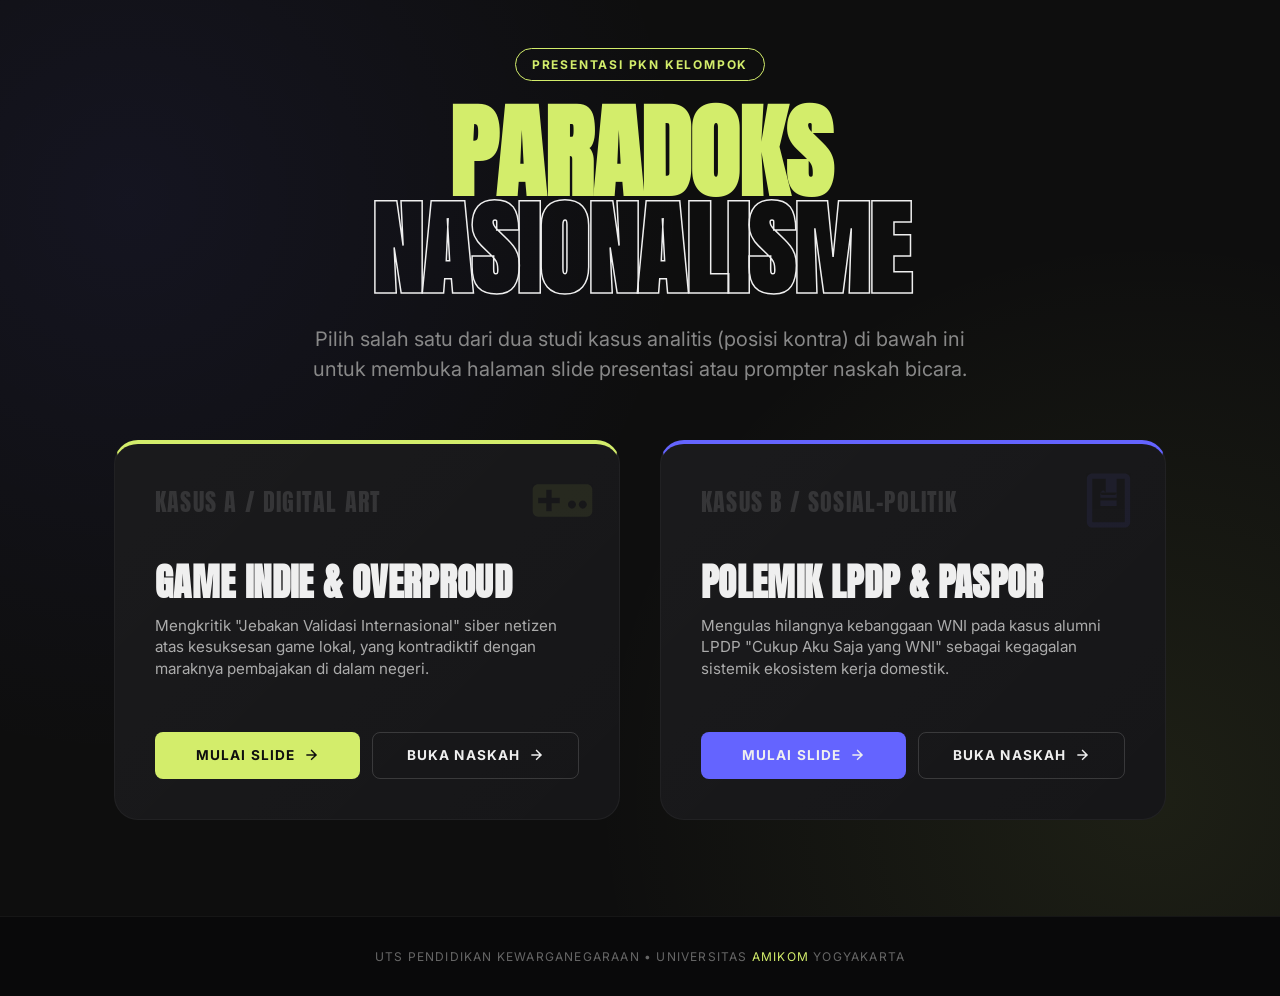
<file: index.html>
<!DOCTYPE html>
<html lang="id">
<head>
  <meta charset="UTF-8">
  <meta name="viewport" content="width=device-width, initial-scale=1.0">
  <title>Portal Presentasi PKN — Kelompok Kontra</title>
  
  <!-- Google Fonts: Inter and Anton -->
  <link rel="preconnect" href="https://fonts.googleapis.com">
  <link rel="preconnect" href="https://fonts.gstatic.com" crossorigin>
  <link href="https://fonts.googleapis.com/css2?family=Anton&family=Inter:wght@400;600;700;900&display=swap" rel="stylesheet">
  
  <style>
    :root {
      --color-lime: #d3ed6b;
      --color-indigo: #6464ff;
      --color-dark: #0e0e0e;
      --color-card-bg: #161618;
      --color-offwhite: #efefef;
      --color-pure-black: #000000;
      --color-pink: #db53e2;
      --color-coral: #f1584b;
      
      --font-body: 'Inter', sans-serif;
      --font-display: 'Anton', sans-serif;
    }

    * {
      box-sizing: border-box;
      margin: 0;
      padding: 0;
    }

    body {
      background-color: var(--color-dark);
      color: var(--color-offwhite);
      font-family: var(--font-body);
      min-height: 100vh;
      display: flex;
      flex-direction: column;
      justify-content: space-between;
      overflow-x: hidden;
      position: relative;
    }

    /* Grid Background Decorative */
    body::before {
      content: "";
      position: absolute;
      top: 0;
      left: 0;
      width: 100%;
      height: 100%;
      background-image: 
        radial-gradient(circle at 10% 20%, rgba(100, 100, 255, 0.08) 0%, transparent 40%),
        radial-gradient(circle at 90% 80%, rgba(211, 237, 107, 0.08) 0%, transparent 40%);
      pointer-events: none;
      z-index: 0;
    }

    .container {
      width: 100%;
      max-width: 1100px;
      margin: 0 auto;
      padding: 3rem 1.5rem;
      position: relative;
      z-index: 1;
      flex: 1;
      display: flex;
      flex-direction: column;
      justify-content: center;
    }

    header {
      text-align: center;
      margin-bottom: 3.5rem;
    }

    .badge {
      display: inline-block;
      border: 1px solid var(--color-lime);
      color: var(--color-lime);
      font-weight: 700;
      font-size: 0.75rem;
      text-transform: uppercase;
      letter-spacing: 0.15em;
      padding: 0.5rem 1rem;
      border-radius: 50px;
      margin-bottom: 1.5rem;
    }

    h1 {
      font-family: var(--font-display);
      font-size: clamp(3rem, 8vw, 6.5rem);
      line-height: 0.95;
      text-transform: uppercase;
      letter-spacing: -0.01em;
      margin-bottom: 1.5rem;
    }

    h1 span.outline {
      color: transparent;
      -webkit-text-stroke: 1.5px var(--color-offwhite);
    }

    h1 span.lime-highlight {
      color: var(--color-lime);
    }

    .subtitle {
      font-size: clamp(1rem, 2vw, 1.25rem);
      color: #888;
      max-width: 700px;
      margin: 0 auto;
      line-height: 1.5;
    }

    .grid-portal {
      display: grid;
      grid-template-columns: 1fr;
      gap: 2.5rem;
      margin-bottom: 3rem;
    }

    @media (min-width: 850px) {
      .grid-portal {
        grid-template-columns: 1fr 1fr;
      }
    }

    .card {
      background: var(--color-card-bg);
      border: 1px solid rgba(255, 255, 255, 0.05);
      border-radius: 24px;
      padding: 2.5rem;
      transition: all 0.4s cubic-bezier(0.16, 1, 0.3, 1);
      display: flex;
      flex-direction: column;
      justify-content: space-between;
      min-height: 380px;
      position: relative;
      overflow: hidden;
    }

    .card::before {
      content: "";
      position: absolute;
      top: 0;
      left: 0;
      width: 100%;
      height: 100%;
      background: linear-gradient(135deg, rgba(255,255,255,0.02) 0%, transparent 100%);
      pointer-events: none;
    }

    .card-num {
      font-family: var(--font-display);
      font-size: 1.5rem;
      color: rgba(255, 255, 255, 0.12);
      letter-spacing: 0.05em;
    }

    .card-title {
      font-family: var(--font-display);
      font-size: 2.3rem;
      text-transform: uppercase;
      line-height: 1.05;
      margin-top: 1.5rem;
      margin-bottom: 0.75rem;
      letter-spacing: 0.01em;
      transition: color 0.3s ease;
    }

    .card-desc {
      font-size: 0.95rem;
      color: #aaa;
      line-height: 1.4;
      margin-bottom: 2rem;
      flex-grow: 1;
    }

    /* Card buttons action layout */
    .card-buttons {
      display: flex;
      flex-direction: column;
      gap: 0.75rem;
      width: 100%;
      z-index: 2;
    }

    @media (min-width: 480px) {
      .card-buttons {
        flex-direction: row;
      }
    }

    .btn {
      flex: 1;
      text-align: center;
      text-decoration: none;
      font-size: 0.85rem;
      font-weight: 700;
      text-transform: uppercase;
      letter-spacing: 0.08em;
      padding: 0.9rem 1.2rem;
      border-radius: 8px;
      display: inline-flex;
      align-items: center;
      justify-content: center;
      gap: 0.5rem;
      transition: all 0.3s ease;
      cursor: pointer;
    }

    .btn svg {
      width: 16px;
      height: 16px;
      fill: currentColor;
      transition: transform 0.2s ease;
    }

    .btn:hover svg {
      transform: translateX(3px);
    }

    /* Kasus A Styles */
    .card-a {
      border-top: 4px solid var(--color-lime);
    }
    .card-a:hover {
      box-shadow: 0 12px 40px rgba(211, 237, 107, 0.05);
      border-color: var(--color-lime);
    }
    .btn-slide-a {
      background-color: var(--color-lime);
      color: var(--color-dark);
    }
    .btn-slide-a:hover {
      background-color: #c0d95b;
      box-shadow: 0 4px 15px rgba(211, 237, 107, 0.2);
    }
    .btn-prompter-a {
      border: 1px solid rgba(255, 255, 255, 0.15);
      color: var(--color-offwhite);
    }
    .btn-prompter-a:hover {
      background-color: rgba(255, 255, 255, 0.05);
      border-color: var(--color-lime);
      color: var(--color-lime);
    }

    /* Kasus B Styles */
    .card-b {
      border-top: 4px solid var(--color-indigo);
    }
    .card-b:hover {
      box-shadow: 0 12px 40px rgba(100, 100, 255, 0.08);
      border-color: var(--color-indigo);
    }
    .btn-slide-b {
      background-color: var(--color-indigo);
      color: var(--color-offwhite);
    }
    .btn-slide-b:hover {
      background-color: #5252db;
      box-shadow: 0 4px 15px rgba(100, 100, 255, 0.3);
    }
    .btn-prompter-b {
      border: 1px solid rgba(255, 255, 255, 0.15);
      color: var(--color-offwhite);
    }
    .btn-prompter-b:hover {
      background-color: rgba(255, 255, 255, 0.05);
      border-color: var(--color-indigo);
      color: var(--color-indigo);
    }

    /* Floating stamp decorator */
    .floating-stamp {
      position: absolute;
      right: 1.5rem;
      top: 1.5rem;
      width: 65px;
      height: 65px;
      opacity: 0.08;
      pointer-events: none;
      transition: opacity 0.3s ease, transform 0.3s ease;
    }

    .card:hover .floating-stamp {
      opacity: 0.25;
      transform: scale(1.1) rotate(10deg);
    }

    footer {
      border-top: 1px solid rgba(255, 255, 255, 0.05);
      padding: 2rem 1.5rem;
      text-align: center;
      background: #09090a;
      font-size: 0.75rem;
      color: #666;
      text-transform: uppercase;
      letter-spacing: 0.1em;
      position: relative;
      z-index: 1;
    }

    footer span {
      color: var(--color-lime);
    }
  </style>
</head>
<body>

  <div class="container">
    <header>
      <div class="badge">Presentasi PKN Kelompok</div>
      <h1>
        <span class="lime-highlight">Paradoks</span><br>
        <span class="outline">Nasionalisme</span>
      </h1>
      <p class="subtitle">
        Pilih salah satu dari dua studi kasus analitis (posisi kontra) di bawah ini untuk membuka halaman slide presentasi atau prompter naskah bicara.
      </p>
    </header>

    <div class="grid-portal">
      <!-- KASUS A: Game Indie Mojiken -->
      <div class="card card-a">
        <!-- Game controller/Butterfly representation -->
        <svg class="floating-stamp" viewBox="0 0 24 24" fill="var(--color-lime)">
          <path d="M21 6H3c-1.1 0-2 .9-2 2v8c0 1.1.9 2 2 2h18c1.1 0 2-.9 2-2V8c0-1.1-.9-2-2-2zm-10 7H8v3H6v-3H3v-2h3V8h2v3h3v2zm4.5 2c-.83 0-1.5-.67-1.5-1.5s.67-1.5 1.5-1.5 1.5.67 1.5 1.5-.67 1.5-1.5 1.5zm4 0c-.83 0-1.5-.67-1.5-1.5s.67-1.5 1.5-1.5 1.5.67 1.5 1.5-.67 1.5-1.5 1.5z"/>
        </svg>
        <span class="card-num">KASUS A / DIGITAL ART</span>
        <div>
          <h2 class="card-title">Game Indie & Overproud</h2>
          <p class="card-desc">Mengkritik "Jebakan Validasi Internasional" siber netizen atas kesuksesan game lokal, yang kontradiktif dengan maraknya pembajakan di dalam negeri.</p>
        </div>
        <div class="card-buttons">
          <a href="presentation_a.html" class="btn btn-slide-a">
            <span>Mulai Slide</span>
            <svg viewBox="0 0 24 24"><path d="M5 13h11.86l-5.43 5.43 1.42 1.42L21.14 12l-8.29-8.29-1.42 1.42L16.86 11H5v2z"/></svg>
          </a>
          <a href="prompter_a.html" class="btn btn-prompter-a">
            <span>Buka Naskah</span>
            <svg viewBox="0 0 24 24"><path d="M5 13h11.86l-5.43 5.43 1.42 1.42L21.14 12l-8.29-8.29-1.42 1.42L16.86 11H5v2z"/></svg>
          </a>
        </div>
      </div>

      <!-- KASUS B: Beasiswa LPDP -->
      <div class="card card-b">
        <!-- Passport / Document representation -->
        <svg class="floating-stamp" viewBox="0 0 24 24" fill="var(--color-indigo)">
          <path d="M18 2H6c-1.1 0-2 .9-2 2v16c0 1.1.9 2 2 2h12c1.1 0 2-.9 2-2V4c0-1.1-.9-2-2-2zM9 4h2v5l-1-.75L9 9V4zm9 16H6V4h3v5c0 .55.45 1 1 1h4c.55 0 1-.45 1-1V4h3v16zm-3-6H9v-2h6v2zm0-3H9V9h6v2z"/>
        </svg>
        <span class="card-num">KASUS B / SOSIAL-POLITIK</span>
        <div>
          <h2 class="card-title">Polemik LPDP & Paspor</h2>
          <p class="card-desc">Mengulas hilangnya kebanggaan WNI pada kasus alumni LPDP "Cukup Aku Saja yang WNI" sebagai kegagalan sistemik ekosistem kerja domestik.</p>
        </div>
        <div class="card-buttons">
          <a href="presentation_b.html" class="btn btn-slide-b">
            <span>Mulai Slide</span>
            <svg viewBox="0 0 24 24"><path d="M5 13h11.86l-5.43 5.43 1.42 1.42L21.14 12l-8.29-8.29-1.42 1.42L16.86 11H5v2z"/></svg>
          </a>
          <a href="prompter_b.html" class="btn btn-prompter-b">
            <span>Buka Naskah</span>
            <svg viewBox="0 0 24 24"><path d="M5 13h11.86l-5.43 5.43 1.42 1.42L21.14 12l-8.29-8.29-1.42 1.42L16.86 11H5v2z"/></svg>
          </a>
        </div>
      </div>
    </div>
  </div>

  <footer>
    UTS PENDIDIKAN KEWARGANEGARAAN • UNIVERSITAS <span>AMIKOM</span> YOGYAKARTA
  </footer>

</body>
</html>
</file>
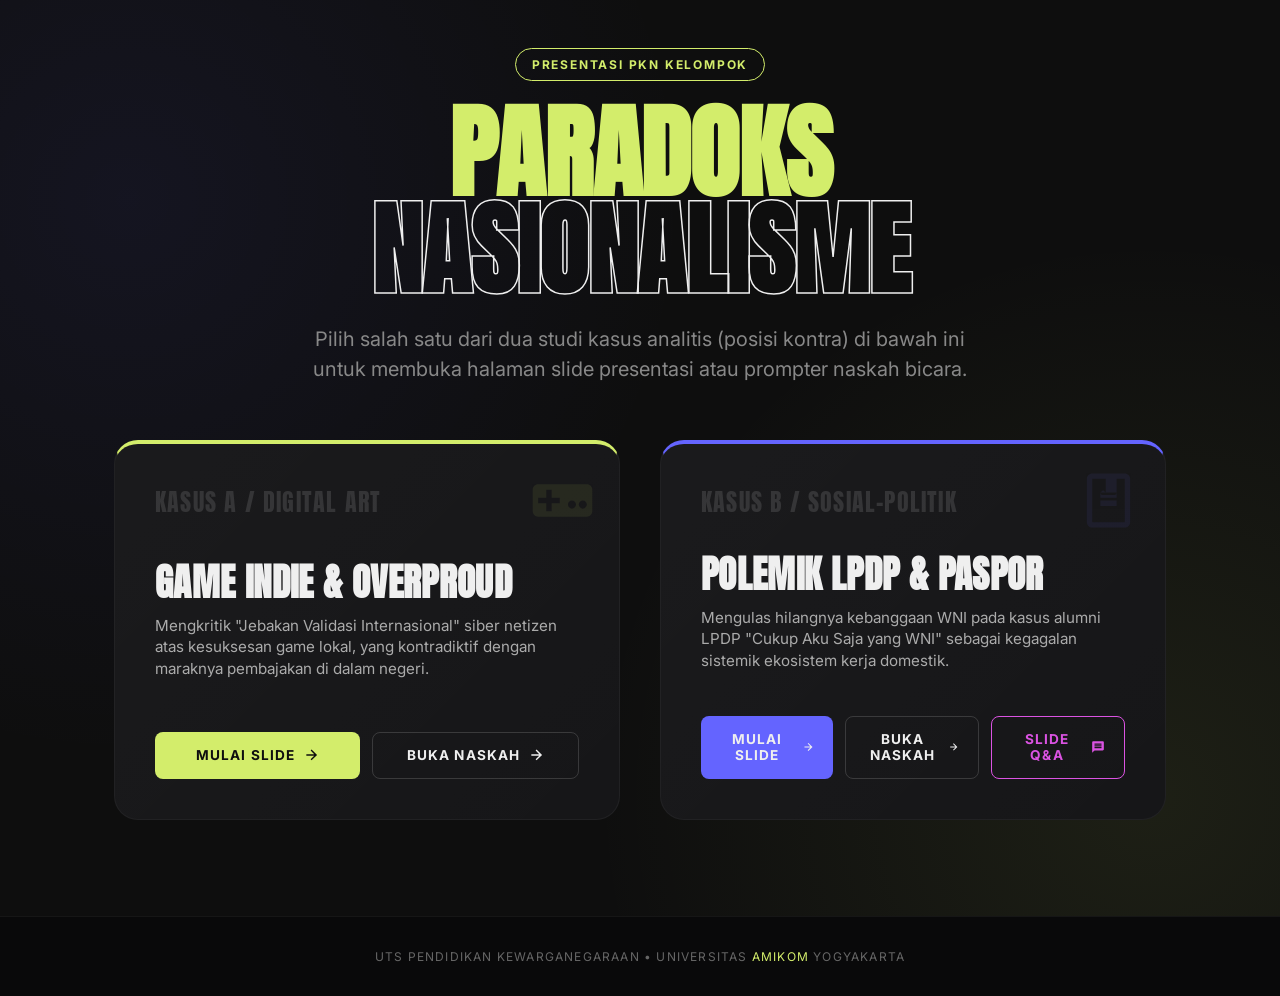
<file: presentasi/index.html>
<!DOCTYPE html>
<html lang="id">
<head>
  <meta charset="UTF-8">
  <meta name="viewport" content="width=device-width, initial-scale=1.0">
  <title>Portal Presentasi PKN — Kelompok Kontra</title>
  
  <!-- Google Fonts: Inter and Anton -->
  <link rel="preconnect" href="https://fonts.googleapis.com">
  <link rel="preconnect" href="https://fonts.gstatic.com" crossorigin>
  <link href="https://fonts.googleapis.com/css2?family=Anton&family=Inter:wght@400;600;700;900&display=swap" rel="stylesheet">
  
  <style>
    :root {
      --color-lime: #d3ed6b;
      --color-indigo: #6464ff;
      --color-dark: #0e0e0e;
      --color-card-bg: #161618;
      --color-offwhite: #efefef;
      --color-pure-black: #000000;
      --color-pink: #db53e2;
      --color-coral: #f1584b;
      
      --font-body: 'Inter', sans-serif;
      --font-display: 'Anton', sans-serif;
    }

    * {
      box-sizing: border-box;
      margin: 0;
      padding: 0;
    }

    body {
      background-color: var(--color-dark);
      color: var(--color-offwhite);
      font-family: var(--font-body);
      min-height: 100vh;
      display: flex;
      flex-direction: column;
      justify-content: space-between;
      overflow-x: hidden;
      position: relative;
    }

    /* Grid Background Decorative */
    body::before {
      content: "";
      position: absolute;
      top: 0;
      left: 0;
      width: 100%;
      height: 100%;
      background-image: 
        radial-gradient(circle at 10% 20%, rgba(100, 100, 255, 0.08) 0%, transparent 40%),
        radial-gradient(circle at 90% 80%, rgba(211, 237, 107, 0.08) 0%, transparent 40%);
      pointer-events: none;
      z-index: 0;
    }

    .container {
      width: 100%;
      max-width: 1100px;
      margin: 0 auto;
      padding: 3rem 1.5rem;
      position: relative;
      z-index: 1;
      flex: 1;
      display: flex;
      flex-direction: column;
      justify-content: center;
    }

    header {
      text-align: center;
      margin-bottom: 3.5rem;
    }

    .badge {
      display: inline-block;
      border: 1px solid var(--color-lime);
      color: var(--color-lime);
      font-weight: 700;
      font-size: 0.75rem;
      text-transform: uppercase;
      letter-spacing: 0.15em;
      padding: 0.5rem 1rem;
      border-radius: 50px;
      margin-bottom: 1.5rem;
    }

    h1 {
      font-family: var(--font-display);
      font-size: clamp(3rem, 8vw, 6.5rem);
      line-height: 0.95;
      text-transform: uppercase;
      letter-spacing: -0.01em;
      margin-bottom: 1.5rem;
    }

    h1 span.outline {
      color: transparent;
      -webkit-text-stroke: 1.5px var(--color-offwhite);
    }

    h1 span.lime-highlight {
      color: var(--color-lime);
    }

    .subtitle {
      font-size: clamp(1rem, 2vw, 1.25rem);
      color: #888;
      max-width: 700px;
      margin: 0 auto;
      line-height: 1.5;
    }

    .grid-portal {
      display: grid;
      grid-template-columns: 1fr;
      gap: 2.5rem;
      margin-bottom: 3rem;
    }

    @media (min-width: 850px) {
      .grid-portal {
        grid-template-columns: 1fr 1fr;
      }
    }

    .card {
      background: var(--color-card-bg);
      border: 1px solid rgba(255, 255, 255, 0.05);
      border-radius: 24px;
      padding: 2.5rem;
      transition: all 0.4s cubic-bezier(0.16, 1, 0.3, 1);
      display: flex;
      flex-direction: column;
      justify-content: space-between;
      min-height: 380px;
      position: relative;
      overflow: hidden;
    }

    .card::before {
      content: "";
      position: absolute;
      top: 0;
      left: 0;
      width: 100%;
      height: 100%;
      background: linear-gradient(135deg, rgba(255,255,255,0.02) 0%, transparent 100%);
      pointer-events: none;
    }

    .card-num {
      font-family: var(--font-display);
      font-size: 1.5rem;
      color: rgba(255, 255, 255, 0.12);
      letter-spacing: 0.05em;
    }

    .card-title {
      font-family: var(--font-display);
      font-size: 2.3rem;
      text-transform: uppercase;
      line-height: 1.05;
      margin-top: 1.5rem;
      margin-bottom: 0.75rem;
      letter-spacing: 0.01em;
      transition: color 0.3s ease;
    }

    .card-desc {
      font-size: 0.95rem;
      color: #aaa;
      line-height: 1.4;
      margin-bottom: 2rem;
      flex-grow: 1;
    }

    /* Card buttons action layout */
    .card-buttons {
      display: flex;
      flex-direction: column;
      gap: 0.75rem;
      width: 100%;
      z-index: 2;
    }

    @media (min-width: 480px) {
      .card-buttons {
        flex-direction: row;
      }
    }

    .btn {
      flex: 1;
      text-align: center;
      text-decoration: none;
      font-size: 0.85rem;
      font-weight: 700;
      text-transform: uppercase;
      letter-spacing: 0.08em;
      padding: 0.9rem 1.2rem;
      border-radius: 8px;
      display: inline-flex;
      align-items: center;
      justify-content: center;
      gap: 0.5rem;
      transition: all 0.3s ease;
      cursor: pointer;
    }

    .btn svg {
      width: 16px;
      height: 16px;
      fill: currentColor;
      transition: transform 0.2s ease;
    }

    .btn:hover svg {
      transform: translateX(3px);
    }

    /* Kasus A Styles */
    .card-a {
      border-top: 4px solid var(--color-lime);
    }
    .card-a:hover {
      box-shadow: 0 12px 40px rgba(211, 237, 107, 0.05);
      border-color: var(--color-lime);
    }
    .btn-slide-a {
      background-color: var(--color-lime);
      color: var(--color-dark);
    }
    .btn-slide-a:hover {
      background-color: #c0d95b;
      box-shadow: 0 4px 15px rgba(211, 237, 107, 0.2);
    }
    .btn-prompter-a {
      border: 1px solid rgba(255, 255, 255, 0.15);
      color: var(--color-offwhite);
    }
    .btn-prompter-a:hover {
      background-color: rgba(255, 255, 255, 0.05);
      border-color: var(--color-lime);
      color: var(--color-lime);
    }

    /* Kasus B Styles */
    .card-b {
      border-top: 4px solid var(--color-indigo);
    }
    .card-b:hover {
      box-shadow: 0 12px 40px rgba(100, 100, 255, 0.08);
      border-color: var(--color-indigo);
    }
    .btn-slide-b {
      background-color: var(--color-indigo);
      color: var(--color-offwhite);
    }
    .btn-slide-b:hover {
      background-color: #5252db;
      box-shadow: 0 4px 15px rgba(100, 100, 255, 0.3);
    }
    .btn-prompter-b {
      border: 1px solid rgba(255, 255, 255, 0.15);
      color: var(--color-offwhite);
    }
    .btn-prompter-b:hover {
      background-color: rgba(255, 255, 255, 0.05);
      border-color: var(--color-indigo);
      color: var(--color-indigo);
    }

    /* Floating stamp decorator */
    .floating-stamp {
      position: absolute;
      right: 1.5rem;
      top: 1.5rem;
      width: 65px;
      height: 65px;
      opacity: 0.08;
      pointer-events: none;
      transition: opacity 0.3s ease, transform 0.3s ease;
    }

    .card:hover .floating-stamp {
      opacity: 0.25;
      transform: scale(1.1) rotate(10deg);
    }

    footer {
      border-top: 1px solid rgba(255, 255, 255, 0.05);
      padding: 2rem 1.5rem;
      text-align: center;
      background: #09090a;
      font-size: 0.75rem;
      color: #666;
      text-transform: uppercase;
      letter-spacing: 0.1em;
      position: relative;
      z-index: 1;
    }

    footer span {
      color: var(--color-lime);
    }
  </style>
</head>
<body>

  <div class="container">
    <header>
      <div class="badge">Presentasi PKN Kelompok</div>
      <h1>
        <span class="lime-highlight">Paradoks</span><br>
        <span class="outline">Nasionalisme</span>
      </h1>
      <p class="subtitle">
        Pilih salah satu dari dua studi kasus analitis (posisi kontra) di bawah ini untuk membuka halaman slide presentasi atau prompter naskah bicara.
      </p>
    </header>

    <div class="grid-portal">
      <!-- KASUS A: Game Indie Mojiken -->
      <div class="card card-a">
        <!-- Game controller/Butterfly representation -->
        <svg class="floating-stamp" viewBox="0 0 24 24" fill="var(--color-lime)">
          <path d="M21 6H3c-1.1 0-2 .9-2 2v8c0 1.1.9 2 2 2h18c1.1 0 2-.9 2-2V8c0-1.1-.9-2-2-2zm-10 7H8v3H6v-3H3v-2h3V8h2v3h3v2zm4.5 2c-.83 0-1.5-.67-1.5-1.5s.67-1.5 1.5-1.5 1.5.67 1.5 1.5-.67 1.5-1.5 1.5zm4 0c-.83 0-1.5-.67-1.5-1.5s.67-1.5 1.5-1.5 1.5.67 1.5 1.5-.67 1.5-1.5 1.5z"/>
        </svg>
        <span class="card-num">KASUS A / DIGITAL ART</span>
        <div>
          <h2 class="card-title">Game Indie & Overproud</h2>
          <p class="card-desc">Mengkritik "Jebakan Validasi Internasional" siber netizen atas kesuksesan game lokal, yang kontradiktif dengan maraknya pembajakan di dalam negeri.</p>
        </div>
        <div class="card-buttons">
          <a href="presentation_a.html" class="btn btn-slide-a">
            <span>Mulai Slide</span>
            <svg viewBox="0 0 24 24"><path d="M5 13h11.86l-5.43 5.43 1.42 1.42L21.14 12l-8.29-8.29-1.42 1.42L16.86 11H5v2z"/></svg>
          </a>
          <a href="prompter_a.html" class="btn btn-prompter-a">
            <span>Buka Naskah</span>
            <svg viewBox="0 0 24 24"><path d="M5 13h11.86l-5.43 5.43 1.42 1.42L21.14 12l-8.29-8.29-1.42 1.42L16.86 11H5v2z"/></svg>
          </a>
        </div>
      </div>

      <!-- KASUS B: Beasiswa LPDP -->
      <div class="card card-b">
        <!-- Passport / Document representation -->
        <svg class="floating-stamp" viewBox="0 0 24 24" fill="var(--color-indigo)">
          <path d="M18 2H6c-1.1 0-2 .9-2 2v16c0 1.1.9 2 2 2h12c1.1 0 2-.9 2-2V4c0-1.1-.9-2-2-2zM9 4h2v5l-1-.75L9 9V4zm9 16H6V4h3v5c0 .55.45 1 1 1h4c.55 0 1-.45 1-1V4h3v16zm-3-6H9v-2h6v2zm0-3H9V9h6v2z"/>
        </svg>
        <span class="card-num">KASUS B / SOSIAL-POLITIK</span>
        <div>
          <h2 class="card-title">Polemik LPDP & Paspor</h2>
          <p class="card-desc">Mengulas hilangnya kebanggaan WNI pada kasus alumni LPDP "Cukup Aku Saja yang WNI" sebagai kegagalan sistemik ekosistem kerja domestik.</p>
        </div>
        <div class="card-buttons">
          <a href="presentation_b.html" class="btn btn-slide-b">
            <span>Mulai Slide</span>
            <svg viewBox="0 0 24 24"><path d="M5 13h11.86l-5.43 5.43 1.42 1.42L21.14 12l-8.29-8.29-1.42 1.42L16.86 11H5v2z"/></svg>
          </a>
          <a href="prompter_b.html" class="btn btn-prompter-b">
            <span>Buka Naskah</span>
            <svg viewBox="0 0 24 24"><path d="M5 13h11.86l-5.43 5.43 1.42 1.42L21.14 12l-8.29-8.29-1.42 1.42L16.86 11H5v2z"/></svg>
          </a>
          <a href="qa_slides.html" class="btn btn-prompter-b" style="border-color: var(--color-pink); color: var(--color-pink);">
            <span>Slide Q&A</span>
            <svg viewBox="0 0 24 24"><path d="M20 2H4c-1.1 0-1.99.9-1.99 2L2 22l4-4h14c1.1 0 2-.9 2-2V4c0-1.1-.9-2-2-2zm-2 12H6v-2h12v2zm0-3H6V9h12v2zm0-3H6V6h12v2z"/></svg>
          </a>
        </div>
      </div>
    </div>
  </div>

  <footer>
    UTS PENDIDIKAN KEWARGANEGARAAN • UNIVERSITAS <span>AMIKOM</span> YOGYAKARTA
  </footer>

</body>
</html>
</file>
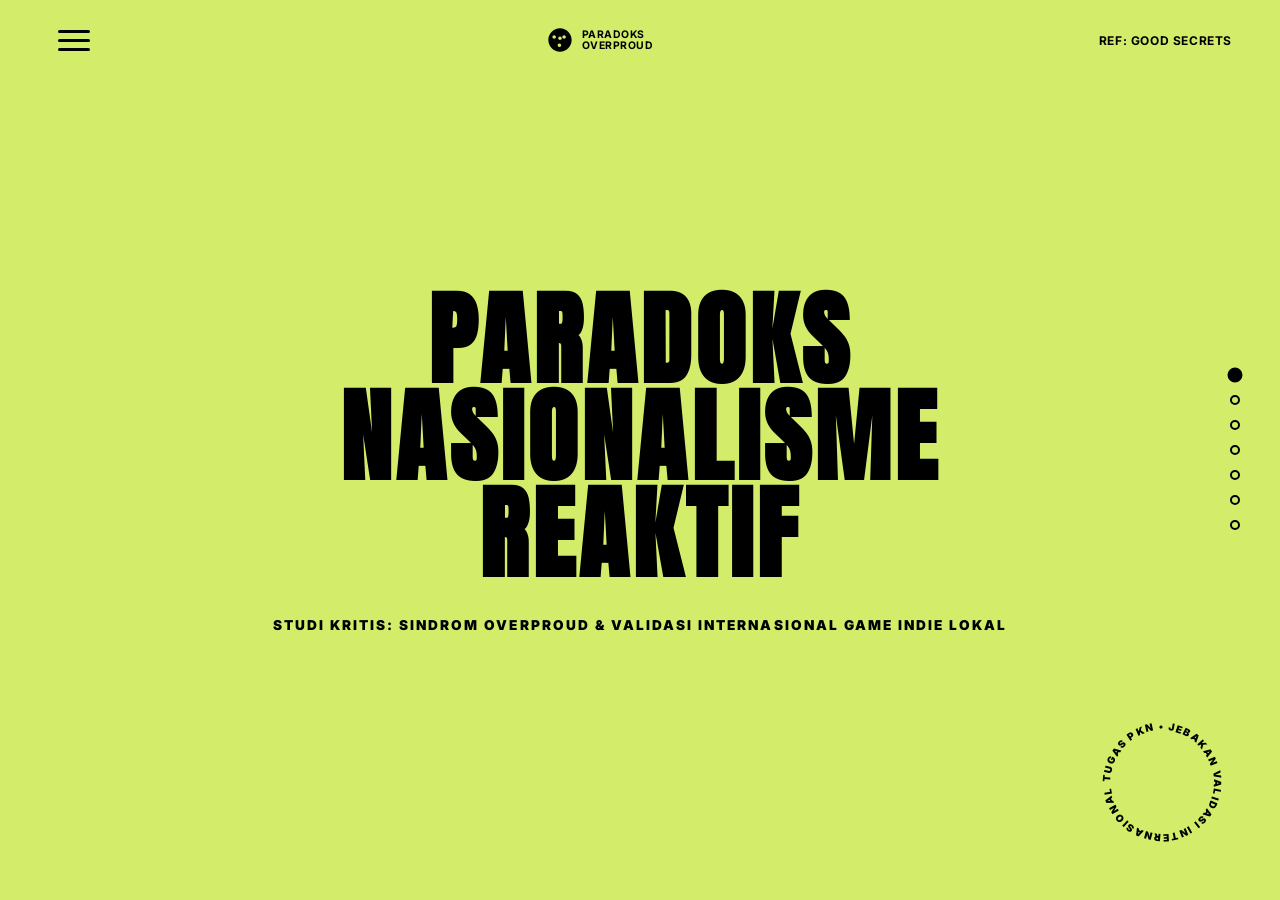
<file: presentation.html>
<!DOCTYPE html>
<html lang="id">
<head>
  <meta charset="UTF-8">
  <meta name="viewport" content="width=device-width, initial-scale=1.0">
  <title>Belum Saatnya Bangga — Presentasi PKN</title>
  
  <!-- Google Fonts: Inter and Anton -->
  <link rel="preconnect" href="https://fonts.googleapis.com">
  <link rel="preconnect" href="https://fonts.gstatic.com" crossorigin>
  <link href="https://fonts.googleapis.com/css2?family=Anton&family=Inter:wght@400;500;700;900&display=swap" rel="stylesheet">
  
  <link rel="stylesheet" href="style.css">
</head>
<body class="theme-lime">

  <!-- Core Icons (SVGs) -->
  <svg style="display: none;">
    <!-- Megaphone Icon -->
    <g id="icon-megaphone">
      <path d="M20 21h-4v-2h4v2zm-2-8.5c0-.83.67-1.5 1.5-1.5s1.5.67 1.5 1.5-.67 1.5-1.5 1.5-1.5-.67-1.5-1.5zm-5-3.5c0-.83.67-1.5 1.5-1.5s1.5.67 1.5 1.5-.67 1.5-1.5 1.5-1.5-.67-1.5-1.5zM3 9v6h4l5 5V4L7 9H3zm13.5 3c0-1.77-1.02-3.29-2.5-4.03v8.05c1.48-.73 2.5-2.25 2.5-4.02z"/>
    </g>
    <!-- Globe/World Icon -->
    <g id="icon-globe">
      <path d="M12 2C6.48 2 2 6.48 2 12s4.48 10 10 10 10-4.48 10-10S17.52 2 12 2zm-1 17.93c-3.95-.49-7-3.85-7-7.93 0-.62.08-1.21.21-1.79L9 15v1c0 1.1.9 2 2 2v1.93zm6.9-2.53c-.26-.81-1-1.4-1.9-1.4h-1v-3c0-.55-.45-1-1-1h-6v-2h2c.55 0 1-.45 1-1V7h2c1.1 0 2-.9 2-2v-.41c2.93 1.19 5 4.06 5 7.41 0 2.08-.8 3.97-2.1 5.39z"/>
    </g>
    <!-- Palm Tree Icon -->
    <g id="icon-palm">
      <path d="M12 2C6.48 2 2 6.48 2 12c0 4.19 2.58 7.78 6.26 9.29.34-.69.74-1.63.74-2.29 0-.48-.06-.9-.12-1.39-2.18-.57-3.88-2.52-3.88-4.91 0-2.31 1.58-4.24 3.7-4.81.08.77.2 1.83.4 2.87-1.47.65-2.48 2.13-2.48 3.84 0 1.79 1.1 3.29 2.67 3.89-.04-.54-.1-1.23-.1-1.89 0-3.32 1.34-6 3-6s3 2.68 3 6c0 .66-.06 1.35-.1 1.89 1.57-.6 2.67-2.1 2.67-3.89 0-1.71-1.01-3.19-2.48-3.84.2-1.04.32-2.1.4-2.87 2.12.57 3.7 2.5 3.7 4.81 0 2.39-1.7 4.34-3.88 4.91-.06.49-.12.91-.12 1.39 0 .66.4 1.6.74 2.29C19.42 19.78 22 16.19 22 12c0-5.52-4.48-10-10-10zm.5 12h-1v4h1v-4z"/>
    </g>
    <!-- Solidarity Fist Icon -->
    <g id="icon-fist">
      <path d="M12 2C6.48 2 2 6.48 2 12c0 3.77 2.09 7.05 5.19 8.78L8.7 18.2C6.4 16.9 5 14.6 5 12c0-3.9 3.1-7 7-7s7 3.1 7 7c0 2.6-1.4 4.9-3.7 6.2l1.5 2.6c3.1-1.7 5.2-5 5.2-8.8 0-5.52-4.48-10-10-10zm0 4c-3.3 0-6 2.7-6 6 0 1.9 1 3.6 2.4 4.6l1.5-2.6c-.6-.6-.9-1.3-.9-2 0-1.7 1.3-3 3-3s3 1.3 3 3c0 .7-.3 1.4-.9 2l1.5 2.6c1.4-1 2.4-2.7 2.4-4.6 0-3.3-2.7-6-6-6z"/>
    </g>
    <!-- Butterfly Icon (Good Secrets Stamp) -->
    <g id="icon-butterfly">
      <path d="M12 2C6.5 2 2 6.5 2 12s4.5 10 10 10 10-4.5 10-10S17.5 2 12 2zm1 14.5c0 .8-.7 1.5-1.5 1.5s-1.5-.7-1.5-1.5.7-1.5 1.5-1.5 1.5.7 1.5 1.5zm-1-4.5c-.8 0-1.5-.7-1.5-1.5s.7-1.5 1.5-1.5 1.5.7 1.5 1.5-.7 1.5-1.5 1.5zM8.5 9.5c0 .8-.7 1.5-1.5 1.5S5.5 10.3 5.5 9.5 6.2 8 7 8s1.5.7 1.5 1.5zm8.5 0c0 .8-.7 1.5-1.5 1.5s-1.5-.7-1.5-1.5.7-1.5 1.5-1.5 1.5.7 1.5 1.5z"/>
    </g>
    <!-- Speech bubble Q&A Icon -->
    <g id="icon-speech">
      <path d="M20 2H4c-1.1 0-1.99.9-1.99 2L2 22l4-4h14c1.1 0 2-.9 2-2V4c0-1.1-.9-2-2-2zM6 9h12v2H6V9zm8 5H6v-2h8v2zm4-6H6V6h12v2z"/>
    </g>
  </svg>

  <!-- Navigation Chrome -->
  <header>
    <!-- Left: Hamburger button -->
    <button class="menu-btn" aria-label="Buka Menu" id="menuToggle">
      <span></span>
      <span></span>
      <span></span>
    </button>

    <!-- Center: Dynamic Logo stamp -->
    <div class="logo-center" id="logoCenter">
      <svg viewBox="0 0 24 24">
        <use xlink:href="#icon-butterfly"></use>
      </svg>
      <div style="display: flex; flex-direction: column; font-size: 0.65rem; font-weight: 700; line-height: 1.1; text-transform: uppercase; letter-spacing: 0.05em;">
        <span>Paradoks</span>
        <span>Overproud</span>
      </div>
    </div>

    <!-- Right: Reference link -->
    <div class="nav-right">
      <a href="https://goodsecrets.co/" target="_blank" class="nav-link" style="font-size: 0.75rem;">Ref: Good Secrets</a>
    </div>
  </header>

  <!-- Slanted Sidebar Drawer -->
  <div class="sidebar" id="sidebarMenu">
    <nav class="sidebar-nav">
      <a href="#cover" class="sidebar-link" data-slide="0"><span>01</span>Cover</a>
      <a href="#intro" class="sidebar-link" data-slide="1"><span>02</span>Konteks Kasus</a>
      <a href="#linimasa" class="sidebar-link" data-slide="2"><span>03</span>Linimasa</a>
      <a href="#bukti" class="sidebar-link" data-slide="3"><span>04</span>Tiga Pilar Kritik</a>
      <a href="#konsep" class="sidebar-link" data-slide="4"><span>05</span>Dampak Struktural</a>
      <a href="#refleksi" class="sidebar-link" data-slide="5"><span>06</span>Refleksi Diri</a>
      <a href="#penutup" class="sidebar-link" data-slide="6"><span>07</span>Penutup</a>
    </nav>
  </div>

  <!-- Scroll snaps container -->
  <main class="scroll-container" id="scrollContainer">

    <!-- Slide 1: Cover (Hero) -->
    <section id="cover" class="theme-lime" data-theme="lime">
      <div class="slide-content-full" style="text-align: center;">
        <h1 class="display-text" style="color: var(--color-pure-black); font-size: clamp(2.5rem, 8vw, 6.5rem);">
          Paradoks<br>Nasionalisme<br>Reaktif
        </h1>
        <p class="body-text" style="margin: 0 auto; text-transform: uppercase; font-weight: 900; letter-spacing: 0.15em; font-size: 0.85rem;">
          Studi Kritis: Sindrom Overproud & Validasi Internasional Game Indie Lokal
        </p>
      </div>

      <!-- Rotating Circle Badge (Good Secrets Style) -->
      <div class="rotating-badge">
        <svg viewBox="0 0 100 100">
          <path id="circlePath" d="M 50, 50 m -37, 0 a 37,37 0 1,1 74,0 a 37,37 0 1,1 -74,0" fill="none"/>
          <text font-size="7.2" font-weight="900" fill="currentColor" letter-spacing="1">
            <textPath xlink:href="#circlePath">
              TUGAS PKN • JEBAKAN VALIDASI INTERNASIONAL • INDIE GAME • 
            </textPath>
          </text>
        </svg>
      </div>
    </section>

    <!-- Slide 2: Latar Belakang -->
    <section id="intro" class="theme-indigo" data-theme="indigo">
      <div class="repeating-outline">KONTEKS KASUS</div>
      <div class="slide-grid">
        <div>
          <h2 class="display-text">
            Validasi<br>Semu<br>Digital
            <span class="glyph pink">
              <svg viewBox="0 0 24 24" style="width:100%; height:100%; fill:inherit;"><use xlink:href="#icon-globe"></use></svg>
            </span>
          </h2>
        </div>
        <div class="glass-card">
          <h3 class="sub-display hl-lime">A Space for the Unbound (2023)</h3>
          <p class="body-text" style="color: var(--color-offwhite);">
            Ketika game buatan Mojiken Studio (Surabaya) dan Toge Productions sukses meraih nominasi di ajang dunia seperti <em>The Game Awards</em>, netizen membanjiri ruang digital dengan tagar <strong class="hl-lime">#IndonesiaPride</strong>. Namun, rasa bangga digital yang masif ini ternyata kontradiktif dengan realitas dukungan ekonomi riil di dalam negeri.
          </p>
          <p class="body-text" style="color: var(--color-lime); margin-top: 1rem; font-weight: 700;">
            Nasionalisme siber: vokal mengklaim, minim mengapresiasi secara finansial.
          </p>
        </div>
      </div>
    </section>

    <!-- Slide 3: Linimasa Gerakan -->
    <section id="linimasa" class="theme-dark" data-theme="dark">
      <div class="slide-content-full">
        <h2 class="display-text" style="font-size: clamp(2.5rem, 6vw, 5rem); margin-bottom: 3rem;">
          Perjalanan Karya & Siklus Respon
          <span class="glyph mint">
            <svg viewBox="0 0 24 24" style="width:100%; height:100%; fill:inherit;"><use xlink:href="#icon-palm"></use></svg>
          </span>
        </h2>
        
        <div class="timeline-container">
          <!-- Card 1 -->
          <div class="timeline-card">
            <div class="timeline-date">2015 - 2022</div>
            <div class="timeline-title hl-lime">Inkubasi Mandiri</div>
            <p class="body-text" style="font-size: 1rem; color: #ccc;">
              Studio lokal berjuang mandiri (bootstrap), minim eksposur domestik, mengandalkan pendanaan/penerbit asing karena <strong>absennya dukungan modal</strong> dari dalam negeri.
            </p>
          </div>
          <!-- Card 2 -->
          <div class="timeline-card" style="border-top-color: var(--color-pink);">
            <div class="timeline-date" style="color: var(--color-pink);">Awal 2023</div>
            <div class="timeline-title hl-lime">Validasi Asing</div>
            <p class="body-text" style="font-size: 1rem; color: #ccc;">
              Game dirilis secara global dan mendapat sorotan internasional di Jepang & AS. Gelombang <strong>#IndonesiaPride</strong> meledak di media sosial hanya <em>setelah</em> divalidasi pihak asing.
            </p>
          </div>
          <!-- Card 3 -->
          <div class="timeline-card" style="border-top-color: var(--color-mint);">
            <div class="timeline-date" style="color: var(--color-mint);">Pasca-Viral</div>
            <div class="timeline-title hl-lime">Pencaplokan Narasi</div>
            <p class="body-text" style="font-size: 1rem; color: #ccc;">
              Pemerintah dan publik mengklaim kesuksesan karya sebagai keberhasilan pembinaan nasional, padahal karya tersebut <strong>sukses karena berjuang sendiri</strong> tanpa peran regulasi negara.
            </p>
          </div>
        </div>
      </div>
    </section>

    <!-- Slide 4: Bukti Kegagalan/Tiga Pilar Kritik -->
    <section id="bukti" class="theme-lime" data-theme="lime">
      <div class="slide-content-full">
        <h2 class="display-text" style="font-size: clamp(2.5rem, 6vw, 5rem); color: var(--color-pure-black);">
          Tiga Pilar Paradoks Kebanggaan
          <span class="glyph coral">
            <svg viewBox="0 0 24 24" style="width:100%; height:100%; fill:inherit;"><use xlink:href="#icon-megaphone"></use></svg>
          </span>
        </h2>

        <div class="feature-grid">
          <!-- Feature 1 -->
          <div class="feature-card">
            <svg class="feature-icon" viewBox="0 0 24 24"><use xlink:href="#icon-globe"></use></svg>
            <h3 class="feature-title">Validation Trap</h3>
            <p style="font-size: 0.9rem; line-height: 1.4;">Kita abai saat karya dirintis bertahun-tahun. Kebanggaan baru muncul setelah diakui media Barat atau juri Jepang. Ini cermin mentalitas inferior.</p>
          </div>
          <!-- Feature 2 -->
          <div class="feature-card">
            <svg class="feature-icon" viewBox="0 0 24 24"><use xlink:href="#icon-megaphone"></use></svg>
            <h3 class="feature-title">Overproud vs Piracy</h3>
            <p style="font-size: 0.9rem; line-height: 1.4;">Banjir tagar dukungan di media sosial, tapi pembelian game orisinal minim. Publik lebih suka mengunduh versi bajakan (crack) daripada membeli legal.</p>
          </div>
          <!-- Feature 3 -->
          <div class="feature-card">
            <svg class="feature-icon" viewBox="0 0 24 24"><use xlink:href="#icon-butterfly"></use></svg>
            <h3 class="feature-title">Pencaplokan Narasi</h3>
            <p style="font-size: 0.9rem; line-height: 1.4;">Klaim sepihak instansi formal pasca-viral bertindak bagai parasit. Negara mengambil citra positif secara gratis tanpa investasi awal yang berarti.</p>
          </div>
          <!-- Feature 4 -->
          <div class="feature-card">
            <svg class="feature-icon" viewBox="0 0 24 24"><use xlink:href="#icon-fist"></use></svg>
            <h3 class="feature-title">Pasar Asing Dominan</h3>
            <p style="font-size: 0.9rem; line-height: 1.4;">Pendapatan ekonomi terbesar kreator bukan dari pasar domestik, melainkan dari Tiongkok, AS, dan Eropa. Konsumen lokal enggan membayar harga premium.</p>
          </div>
        </div>
      </div>
    </section>

    <!-- Slide 5: Dampak Struktural -->
    <section id="konsep" class="theme-indigo" data-theme="indigo">
      <div class="repeating-outline" style="-webkit-text-stroke: 1px rgba(255,255,255,0.08);">DAMPAK</div>
      <div class="slide-content-full">
        <h2 class="display-text" style="font-size: clamp(3rem, 7vw, 6rem);">
          Dampak Struktural<br>Bagi Talenta
          <span class="glyph pink">
            <svg viewBox="0 0 24 24" style="width:100%; height:100%; fill:inherit;"><use xlink:href="#icon-fist"></use></svg>
          </span>
        </h2>
        <div style="max-width: 900px; margin-top: 2rem;">
          <p class="sub-display hl-lime">Brain Drain & Kerapuhan Kebanggaan Semu</p>
          <p class="body-text" style="color: var(--color-offwhite); font-size: 1.35rem; line-height: 1.7;">
            Akibat pasar domestik yang tidak menghargai karya premium secara finansial dan tingginya pembajakan, talenta terbaik Indonesia memilih melakukan <strong class="hl-lime">Brain Drain secara digital</strong>. Mereka bekerja penuh untuk studio luar negeri demi gaji layak. Kebanggaan nasionalis siber netizen hanyalah tren viral musiman yang rapuh dan mudah menguap menjadi <strong class="hl-pink">self-loathing</strong> saat mendapati realitas ekosistem kerja lokal yang timpang.
          </p>
        </div>
      </div>
    </section>

    <!-- Slide 6: Refleksi Diri -->
    <section id="refleksi" class="theme-offwhite" data-theme="offwhite">
      <div class="slide-content-full">
        <div class="qa-box">
          <div class="question">
            <h2 class="sub-display hl-lime" style="margin-bottom: 0.5rem; font-size: 1.2rem; font-family: var(--font-body); letter-spacing: 0.05em;">Pertanyaan Refleksi</h2>
            <h3 style="font-family: var(--font-body); font-weight: 800; font-size: clamp(1.8rem, 3.5vw, 2.6rem); margin-bottom: 0; color: var(--color-offwhite); line-height: 1.2; letter-spacing: -0.02em;">
              Apakah Anda bangga menjadi Warga Negara Indonesia?
            </h3>
          </div>
          <div class="answer">
            <h2 class="sub-display hl-pink" style="margin-bottom: 0.5rem; font-size: 1.2rem; font-family: var(--font-body); letter-spacing: 0.05em;">Jawaban & Penjelasan</h2>
            <p class="body-text" style="font-size: clamp(1rem, 1.6vw, 1.2rem); line-height: 1.6; color: #ddd;">
              <strong class="hl-lime">Belum sepenuhnya, dan kejujuran akademis ini penting.</strong> Menolak bangga secara membabi buta adalah bentuk kepedulian yang paling jujur. Selama kita bangga pada karya anak bangsa hanya saat viral tapi membiarkan <strong class="hl-pink">ekosistem industrinya mati karena pembajakan</strong> dan keengganan membeli legal di pasar domestik, rasa bangga tersebut hanyalah topeng dari rasa inferior yang mendambakan pengakuan luar negeri.
            </p>
          </div>
        </div>
      </div>
    </section>

    <!-- Slide 7: Penutup -->
    <section id="penutup" class="theme-dark" data-theme="dark">
      <div class="slide-content-full" style="text-align: center;">
        <h2 class="display-text" style="color: var(--color-lime); font-size: clamp(4rem, 10vw, 9rem);">
          APRESIASI NYATA,<br>BUKAN KLAIM SEMATA.
        </h2>
        <p class="body-text" style="margin: 2rem auto 0; font-size: 1.1rem; color: #ccc; max-width: 600px;">
          "Rasa bangga yang sejati tidak menanti ketukan palu juri internasional, melainkan dimulai dari dompet konsumen domestik dan kebijakan riil negara."
        </p>
        <div style="margin-top: 3rem; display: flex; justify-content: center; gap: 2rem; font-size: 0.8rem; text-transform: uppercase; letter-spacing: 0.05em; font-weight: 700; color: var(--color-offwhite);">
          <span>Referensi: Steam Data • Mojiken Studio • Toge Productions • Sosiologi Cyber-Nationalism</span>
        </div>
      </div>
    </section>

  </main>

  <!-- Floating Dot Navigation (Right Side) -->
  <div class="dot-nav" id="dotNav">
    <button class="dot-link active" data-slide="0" aria-label="Slide 1" title="Cover"></button>
    <button class="dot-link" data-slide="1" aria-label="Slide 2" title="Latar Belakang"></button>
    <button class="dot-link" data-slide="2" aria-label="Slide 3" title="Linimasa"></button>
    <button class="dot-link" data-slide="3" aria-label="Slide 4" title="Tiga Pilar Kritik"></button>
    <button class="dot-link" data-slide="4" aria-label="Slide 5" title="Dampak Struktural"></button>
    <button class="dot-link" data-slide="5" aria-label="Slide 6" title="Refleksi Diri"></button>
    <button class="dot-link" data-slide="6" aria-label="Slide 7" title="Penutup"></button>
  </div>

  <script src="script.js"></script>
</body>
</html>
</file>
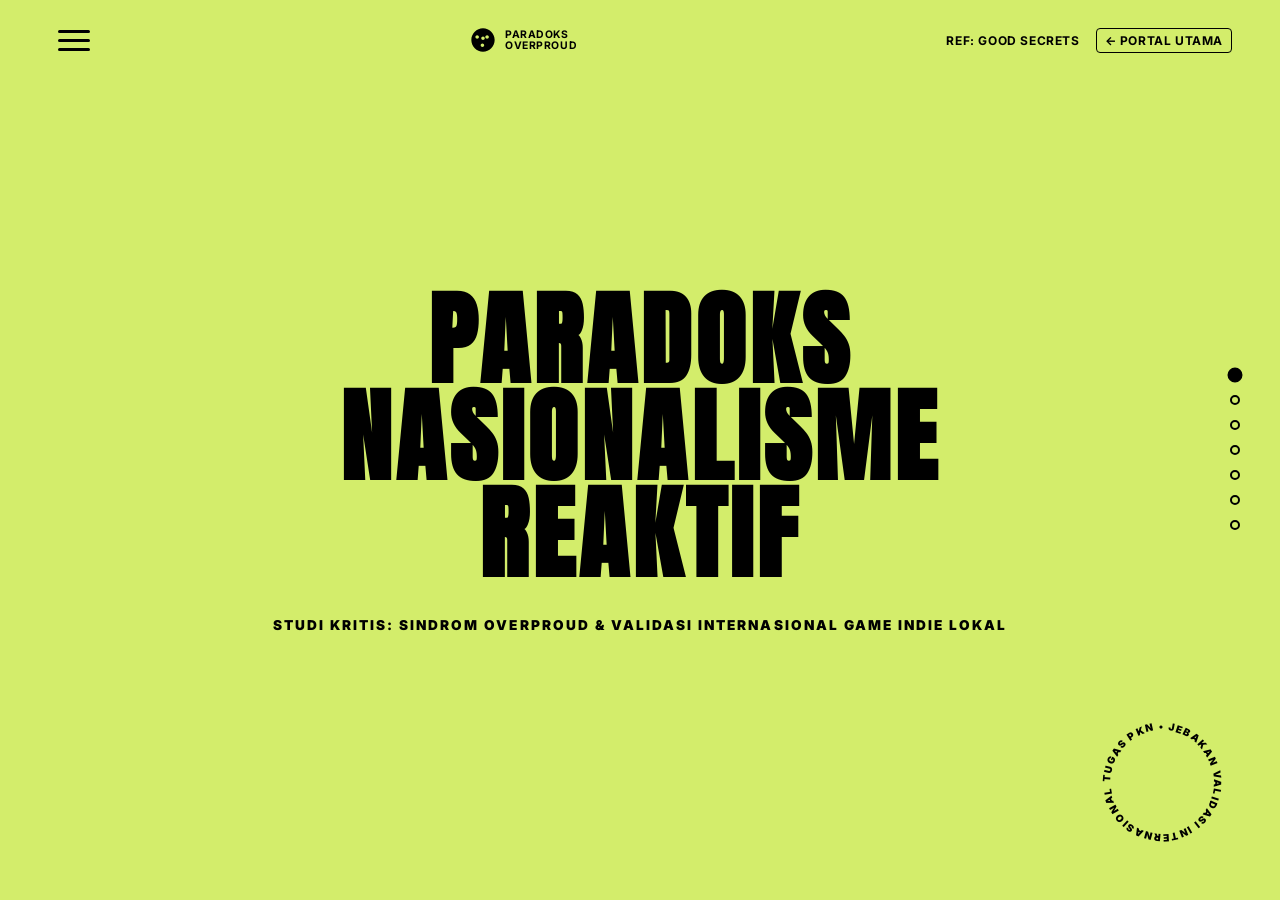
<file: presentation_a.html>
<!DOCTYPE html>
<html lang="id">
<head>
  <meta charset="UTF-8">
  <meta name="viewport" content="width=device-width, initial-scale=1.0">
  <title>Belum Saatnya Bangga — Presentasi PKN</title>
  
  <!-- Google Fonts: Inter and Anton -->
  <link rel="preconnect" href="https://fonts.googleapis.com">
  <link rel="preconnect" href="https://fonts.gstatic.com" crossorigin>
  <link href="https://fonts.googleapis.com/css2?family=Anton&family=Inter:wght@400;500;700;900&display=swap" rel="stylesheet">
  
  <link rel="stylesheet" href="style.css">
</head>
<body class="theme-lime">

  <!-- Core Icons (SVGs) -->
  <svg style="display: none;">
    <!-- Megaphone Icon -->
    <g id="icon-megaphone">
      <path d="M20 21h-4v-2h4v2zm-2-8.5c0-.83.67-1.5 1.5-1.5s1.5.67 1.5 1.5-.67 1.5-1.5 1.5-1.5-.67-1.5-1.5zm-5-3.5c0-.83.67-1.5 1.5-1.5s1.5.67 1.5 1.5-.67 1.5-1.5 1.5-1.5-.67-1.5-1.5zM3 9v6h4l5 5V4L7 9H3zm13.5 3c0-1.77-1.02-3.29-2.5-4.03v8.05c1.48-.73 2.5-2.25 2.5-4.02z"/>
    </g>
    <!-- Globe/World Icon -->
    <g id="icon-globe">
      <path d="M12 2C6.48 2 2 6.48 2 12s4.48 10 10 10 10-4.48 10-10S17.52 2 12 2zm-1 17.93c-3.95-.49-7-3.85-7-7.93 0-.62.08-1.21.21-1.79L9 15v1c0 1.1.9 2 2 2v1.93zm6.9-2.53c-.26-.81-1-1.4-1.9-1.4h-1v-3c0-.55-.45-1-1-1h-6v-2h2c.55 0 1-.45 1-1V7h2c1.1 0 2-.9 2-2v-.41c2.93 1.19 5 4.06 5 7.41 0 2.08-.8 3.97-2.1 5.39z"/>
    </g>
    <!-- Palm Tree Icon -->
    <g id="icon-palm">
      <path d="M12 2C6.48 2 2 6.48 2 12c0 4.19 2.58 7.78 6.26 9.29.34-.69.74-1.63.74-2.29 0-.48-.06-.9-.12-1.39-2.18-.57-3.88-2.52-3.88-4.91 0-2.31 1.58-4.24 3.7-4.81.08.77.2 1.83.4 2.87-1.47.65-2.48 2.13-2.48 3.84 0 1.79 1.1 3.29 2.67 3.89-.04-.54-.1-1.23-.1-1.89 0-3.32 1.34-6 3-6s3 2.68 3 6c0 .66-.06 1.35-.1 1.89 1.57-.6 2.67-2.1 2.67-3.89 0-1.71-1.01-3.19-2.48-3.84.2-1.04.32-2.1.4-2.87 2.12.57 3.7 2.5 3.7 4.81 0 2.39-1.7 4.34-3.88 4.91-.06.49-.12.91-.12 1.39 0 .66.4 1.6.74 2.29C19.42 19.78 22 16.19 22 12c0-5.52-4.48-10-10-10zm.5 12h-1v4h1v-4z"/>
    </g>
    <!-- Solidarity Fist Icon -->
    <g id="icon-fist">
      <path d="M12 2C6.48 2 2 6.48 2 12c0 3.77 2.09 7.05 5.19 8.78L8.7 18.2C6.4 16.9 5 14.6 5 12c0-3.9 3.1-7 7-7s7 3.1 7 7c0 2.6-1.4 4.9-3.7 6.2l1.5 2.6c3.1-1.7 5.2-5 5.2-8.8 0-5.52-4.48-10-10-10zm0 4c-3.3 0-6 2.7-6 6 0 1.9 1 3.6 2.4 4.6l1.5-2.6c-.6-.6-.9-1.3-.9-2 0-1.7 1.3-3 3-3s3 1.3 3 3c0 .7-.3 1.4-.9 2l1.5 2.6c1.4-1 2.4-2.7 2.4-4.6 0-3.3-2.7-6-6-6z"/>
    </g>
    <!-- Butterfly Icon (Good Secrets Stamp) -->
    <g id="icon-butterfly">
      <path d="M12 2C6.5 2 2 6.5 2 12s4.5 10 10 10 10-4.5 10-10S17.5 2 12 2zm1 14.5c0 .8-.7 1.5-1.5 1.5s-1.5-.7-1.5-1.5.7-1.5 1.5-1.5 1.5.7 1.5 1.5zm-1-4.5c-.8 0-1.5-.7-1.5-1.5s.7-1.5 1.5-1.5 1.5.7 1.5 1.5-.7 1.5-1.5 1.5zM8.5 9.5c0 .8-.7 1.5-1.5 1.5S5.5 10.3 5.5 9.5 6.2 8 7 8s1.5.7 1.5 1.5zm8.5 0c0 .8-.7 1.5-1.5 1.5s-1.5-.7-1.5-1.5.7-1.5 1.5-1.5 1.5.7 1.5 1.5z"/>
    </g>
    <!-- Speech bubble Q&A Icon -->
    <g id="icon-speech">
      <path d="M20 2H4c-1.1 0-1.99.9-1.99 2L2 22l4-4h14c1.1 0 2-.9 2-2V4c0-1.1-.9-2-2-2zM6 9h12v2H6V9zm8 5H6v-2h8v2zm4-6H6V6h12v2z"/>
    </g>
  </svg>

  <!-- Navigation Chrome -->
  <header>
    <!-- Left: Hamburger button -->
    <button class="menu-btn" aria-label="Buka Menu" id="menuToggle">
      <span></span>
      <span></span>
      <span></span>
    </button>

    <!-- Center: Dynamic Logo stamp -->
    <div class="logo-center" id="logoCenter">
      <svg viewBox="0 0 24 24">
        <use xlink:href="#icon-butterfly"></use>
      </svg>
      <div style="display: flex; flex-direction: column; font-size: 0.65rem; font-weight: 700; line-height: 1.1; text-transform: uppercase; letter-spacing: 0.05em;">
        <span>Paradoks</span>
        <span>Overproud</span>
      </div>
    </div>

    <!-- Right: Reference & Portal link -->
    <div class="nav-right" style="display: flex; gap: 1rem; align-items: center;">
      <a href="https://goodsecrets.co/" target="_blank" class="nav-link" style="font-size: 0.75rem;">Ref: Good Secrets</a>
      <a href="index.html" class="nav-link" style="font-size: 0.75rem; border: 1px solid var(--color-pure-black); padding: 0.25rem 0.5rem; border-radius: 4px;">← Portal Utama</a>
    </div>
  </header>

  <!-- Slanted Sidebar Drawer -->
  <div class="sidebar" id="sidebarMenu">
    <nav class="sidebar-nav">
      <a href="#cover" class="sidebar-link" data-slide="0"><span>01</span>Cover</a>
      <a href="#intro" class="sidebar-link" data-slide="1"><span>02</span>Konteks Kasus</a>
      <a href="#linimasa" class="sidebar-link" data-slide="2"><span>03</span>Linimasa</a>
      <a href="#bukti" class="sidebar-link" data-slide="3"><span>04</span>Tiga Pilar Kritik</a>
      <a href="#konsep" class="sidebar-link" data-slide="4"><span>05</span>Dampak Struktural</a>
      <a href="#refleksi" class="sidebar-link" data-slide="5"><span>06</span>Refleksi Diri</a>
      <a href="#penutup" class="sidebar-link" data-slide="6"><span>07</span>Penutup</a>
    </nav>
  </div>

  <!-- Scroll snaps container -->
  <main class="scroll-container" id="scrollContainer">

    <!-- Slide 1: Cover (Hero) -->
    <section id="cover" class="theme-lime" data-theme="lime">
      <div class="slide-content-full" style="text-align: center;">
        <h1 class="display-text" style="color: var(--color-pure-black); font-size: clamp(2.5rem, 8vw, 6.5rem);">
          Paradoks<br>Nasionalisme<br>Reaktif
        </h1>
        <p class="body-text" style="margin: 0 auto; text-transform: uppercase; font-weight: 900; letter-spacing: 0.15em; font-size: 0.85rem;">
          Studi Kritis: Sindrom Overproud & Validasi Internasional Game Indie Lokal
        </p>
      </div>

      <!-- Rotating Circle Badge (Good Secrets Style) -->
      <div class="rotating-badge">
        <svg viewBox="0 0 100 100">
          <path id="circlePath" d="M 50, 50 m -37, 0 a 37,37 0 1,1 74,0 a 37,37 0 1,1 -74,0" fill="none"/>
          <text font-size="7.2" font-weight="900" fill="currentColor" letter-spacing="1">
            <textPath xlink:href="#circlePath">
              TUGAS PKN • JEBAKAN VALIDASI INTERNASIONAL • INDIE GAME • 
            </textPath>
          </text>
        </svg>
      </div>
    </section>

    <!-- Slide 2: Latar Belakang -->
    <section id="intro" class="theme-indigo" data-theme="indigo">
      <div class="repeating-outline">KONTEKS KASUS</div>
      <div class="slide-grid">
        <div>
          <h2 class="display-text">
            Validasi<br>Semu<br>Digital
            <span class="glyph pink">
              <svg viewBox="0 0 24 24" style="width:100%; height:100%; fill:inherit;"><use xlink:href="#icon-globe"></use></svg>
            </span>
          </h2>
        </div>
        <div class="glass-card">
          <h3 class="sub-display hl-lime">A Space for the Unbound (2023)</h3>
          <p class="body-text" style="color: var(--color-offwhite);">
            Ketika game buatan Mojiken Studio (Surabaya) dan Toge Productions sukses meraih nominasi di ajang dunia seperti <em>The Game Awards</em>, netizen membanjiri ruang digital dengan tagar <strong class="hl-lime">#IndonesiaPride</strong>. Namun, rasa bangga digital yang masif ini ternyata kontradiktif dengan realitas dukungan ekonomi riil di dalam negeri.
          </p>
          <p class="body-text" style="color: var(--color-lime); margin-top: 1rem; font-weight: 700;">
            Nasionalisme siber: vokal mengklaim, minim mengapresiasi secara finansial.
          </p>
        </div>
      </div>
    </section>

    <!-- Slide 3: Linimasa Gerakan -->
    <section id="linimasa" class="theme-dark" data-theme="dark">
      <div class="slide-content-full">
        <h2 class="display-text" style="font-size: clamp(2.5rem, 6vw, 5rem); margin-bottom: 3rem;">
          Perjalanan Karya & Siklus Respon
          <span class="glyph mint">
            <svg viewBox="0 0 24 24" style="width:100%; height:100%; fill:inherit;"><use xlink:href="#icon-palm"></use></svg>
          </span>
        </h2>
        
        <div class="timeline-container">
          <!-- Card 1 -->
          <div class="timeline-card">
            <div class="timeline-date">2015 - 2022</div>
            <div class="timeline-title hl-lime">Inkubasi Mandiri</div>
            <p class="body-text" style="font-size: 1rem; color: #ccc;">
              Studio lokal berjuang mandiri (bootstrap), minim eksposur domestik, mengandalkan pendanaan/penerbit asing karena <strong>absennya dukungan modal</strong> dari dalam negeri.
            </p>
          </div>
          <!-- Card 2 -->
          <div class="timeline-card" style="border-top-color: var(--color-pink);">
            <div class="timeline-date" style="color: var(--color-pink);">Awal 2023</div>
            <div class="timeline-title hl-lime">Validasi Asing</div>
            <p class="body-text" style="font-size: 1rem; color: #ccc;">
              Game dirilis secara global dan mendapat sorotan internasional di Jepang & AS. Gelombang <strong>#IndonesiaPride</strong> meledak di media sosial hanya <em>setelah</em> divalidasi pihak asing.
            </p>
          </div>
          <!-- Card 3 -->
          <div class="timeline-card" style="border-top-color: var(--color-mint);">
            <div class="timeline-date" style="color: var(--color-mint);">Pasca-Viral</div>
            <div class="timeline-title hl-lime">Pencaplokan Narasi</div>
            <p class="body-text" style="font-size: 1rem; color: #ccc;">
              Pemerintah dan publik mengklaim kesuksesan karya sebagai keberhasilan pembinaan nasional, padahal karya tersebut <strong>sukses karena berjuang sendiri</strong> tanpa peran regulasi negara.
            </p>
          </div>
        </div>
      </div>
    </section>

    <!-- Slide 4: Bukti Kegagalan/Tiga Pilar Kritik -->
    <section id="bukti" class="theme-lime" data-theme="lime">
      <div class="slide-content-full">
        <h2 class="display-text" style="font-size: clamp(2.5rem, 6vw, 5rem); color: var(--color-pure-black);">
          Tiga Pilar Paradoks Kebanggaan
          <span class="glyph coral">
            <svg viewBox="0 0 24 24" style="width:100%; height:100%; fill:inherit;"><use xlink:href="#icon-megaphone"></use></svg>
          </span>
        </h2>

        <div class="feature-grid">
          <!-- Feature 1 -->
          <div class="feature-card">
            <svg class="feature-icon" viewBox="0 0 24 24"><use xlink:href="#icon-globe"></use></svg>
            <h3 class="feature-title">Validation Trap</h3>
            <p style="font-size: 0.9rem; line-height: 1.4;">Kita abai saat karya dirintis bertahun-tahun. Kebanggaan baru muncul setelah diakui media Barat atau juri Jepang. Ini cermin mentalitas inferior.</p>
          </div>
          <!-- Feature 2 -->
          <div class="feature-card">
            <svg class="feature-icon" viewBox="0 0 24 24"><use xlink:href="#icon-megaphone"></use></svg>
            <h3 class="feature-title">Overproud vs Piracy</h3>
            <p style="font-size: 0.9rem; line-height: 1.4;">Banjir tagar dukungan di media sosial, tapi pembelian game orisinal minim. Publik lebih suka mengunduh versi bajakan (crack) daripada membeli legal.</p>
          </div>
          <!-- Feature 3 -->
          <div class="feature-card">
            <svg class="feature-icon" viewBox="0 0 24 24"><use xlink:href="#icon-butterfly"></use></svg>
            <h3 class="feature-title">Pencaplokan Narasi</h3>
            <p style="font-size: 0.9rem; line-height: 1.4;">Klaim sepihak instansi formal pasca-viral bertindak bagai parasit. Negara mengambil citra positif secara gratis tanpa investasi awal yang berarti.</p>
          </div>
          <!-- Feature 4 -->
          <div class="feature-card">
            <svg class="feature-icon" viewBox="0 0 24 24"><use xlink:href="#icon-fist"></use></svg>
            <h3 class="feature-title">Pasar Asing Dominan</h3>
            <p style="font-size: 0.9rem; line-height: 1.4;">Pendapatan ekonomi terbesar kreator bukan dari pasar domestik, melainkan dari Tiongkok, AS, dan Eropa. Konsumen lokal enggan membayar harga premium.</p>
          </div>
        </div>
      </div>
    </section>

    <!-- Slide 5: Dampak Struktural -->
    <section id="konsep" class="theme-indigo" data-theme="indigo">
      <div class="repeating-outline">DAMPAK</div>
      <div class="slide-content-full">
        <h2 class="display-text" style="font-size: clamp(3rem, 7vw, 6rem);">
          Dampak Struktural<br>Bagi Talenta
          <span class="glyph pink">
            <svg viewBox="0 0 24 24" style="width:100%; height:100%; fill:inherit;"><use xlink:href="#icon-fist"></use></svg>
          </span>
        </h2>
        <div style="max-width: 900px; margin-top: 2rem;">
          <p class="sub-display hl-lime">Brain Drain & Kerapuhan Kebanggaan Semu</p>
          <p class="body-text" style="color: var(--color-offwhite); font-size: 1.35rem; line-height: 1.7;">
            Akibat pasar domestik yang tidak menghargai karya premium secara finansial dan tingginya pembajakan, talenta terbaik Indonesia memilih melakukan <strong class="hl-lime">Brain Drain secara digital</strong>. Mereka bekerja penuh untuk studio luar negeri demi gaji layak. Kebanggaan nasionalis siber netizen hanyalah tren viral musiman yang rapuh dan mudah menguap menjadi <strong class="hl-pink">self-loathing</strong> saat mendapati realitas ekosistem kerja lokal yang timpang.
          </p>
        </div>
      </div>
    </section>

    <!-- Slide 6: Refleksi Diri -->
    <section id="refleksi" class="theme-offwhite" data-theme="offwhite">
      <div class="slide-content-full">
        <div class="qa-box">
          <div class="question">
            <h2 class="sub-display hl-lime" style="margin-bottom: 0.5rem; font-size: 1.2rem; font-family: var(--font-body); letter-spacing: 0.05em;">Pertanyaan Refleksi</h2>
            <h3 style="font-family: var(--font-body); font-weight: 800; font-size: clamp(1.8rem, 3.5vw, 2.6rem); margin-bottom: 0; color: var(--color-offwhite); line-height: 1.2; letter-spacing: -0.02em;">
              Apakah Anda bangga menjadi Warga Negara Indonesia?
            </h3>
          </div>
          <div class="answer">
            <h2 class="sub-display hl-pink" style="margin-bottom: 0.5rem; font-size: 1.2rem; font-family: var(--font-body); letter-spacing: 0.05em;">Jawaban & Penjelasan</h2>
            <p class="body-text" style="font-size: clamp(1rem, 1.6vw, 1.2rem); line-height: 1.6; color: #ddd;">
              <strong class="hl-lime">Belum sepenuhnya, dan kejujuran akademis ini penting.</strong> Menolak bangga secara membabi buta adalah bentuk kepedulian yang paling jujur. Selama kita bangga pada karya anak bangsa hanya saat viral tapi membiarkan <strong class="hl-pink">ekosistem industrinya mati karena pembajakan</strong> dan keengganan membeli legal di pasar domestik, rasa bangga tersebut hanyalah topeng dari rasa inferior yang mendambakan pengakuan luar negeri.
            </p>
          </div>
        </div>
      </div>
    </section>

    <!-- Slide 7: Penutup -->
    <section id="penutup" class="theme-dark" data-theme="dark">
      <div class="slide-content-full" style="text-align: center;">
        <h2 class="display-text" style="color: var(--color-lime); font-size: clamp(4rem, 10vw, 9rem);">
          APRESIASI NYATA,<br>BUKAN KLAIM SEMATA.
        </h2>
        <p class="body-text" style="margin: 2rem auto 0; font-size: 1.1rem; color: #ccc; max-width: 600px;">
          "Rasa bangga yang sejati tidak menanti ketukan palu juri internasional, melainkan dimulai dari dompet konsumen domestik dan kebijakan riil negara."
        </p>
        <div style="margin-top: 3rem; display: flex; justify-content: center; gap: 2rem; font-size: 0.8rem; text-transform: uppercase; letter-spacing: 0.05em; font-weight: 700; color: var(--color-offwhite);">
          <span>Referensi: Steam Data • Mojiken Studio • Toge Productions • Sosiologi Cyber-Nationalism</span>
        </div>
      </div>
    </section>

  </main>

  <!-- Floating Dot Navigation (Right Side) -->
  <div class="dot-nav" id="dotNav">
    <button class="dot-link active" data-slide="0" aria-label="Slide 1" title="Cover"></button>
    <button class="dot-link" data-slide="1" aria-label="Slide 2" title="Latar Belakang"></button>
    <button class="dot-link" data-slide="2" aria-label="Slide 3" title="Linimasa"></button>
    <button class="dot-link" data-slide="3" aria-label="Slide 4" title="Tiga Pilar Kritik"></button>
    <button class="dot-link" data-slide="4" aria-label="Slide 5" title="Dampak Struktural"></button>
    <button class="dot-link" data-slide="5" aria-label="Slide 6" title="Refleksi Diri"></button>
    <button class="dot-link" data-slide="6" aria-label="Slide 7" title="Penutup"></button>
  </div>

  <script src="script.js"></script>
</body>
</html>
</file>
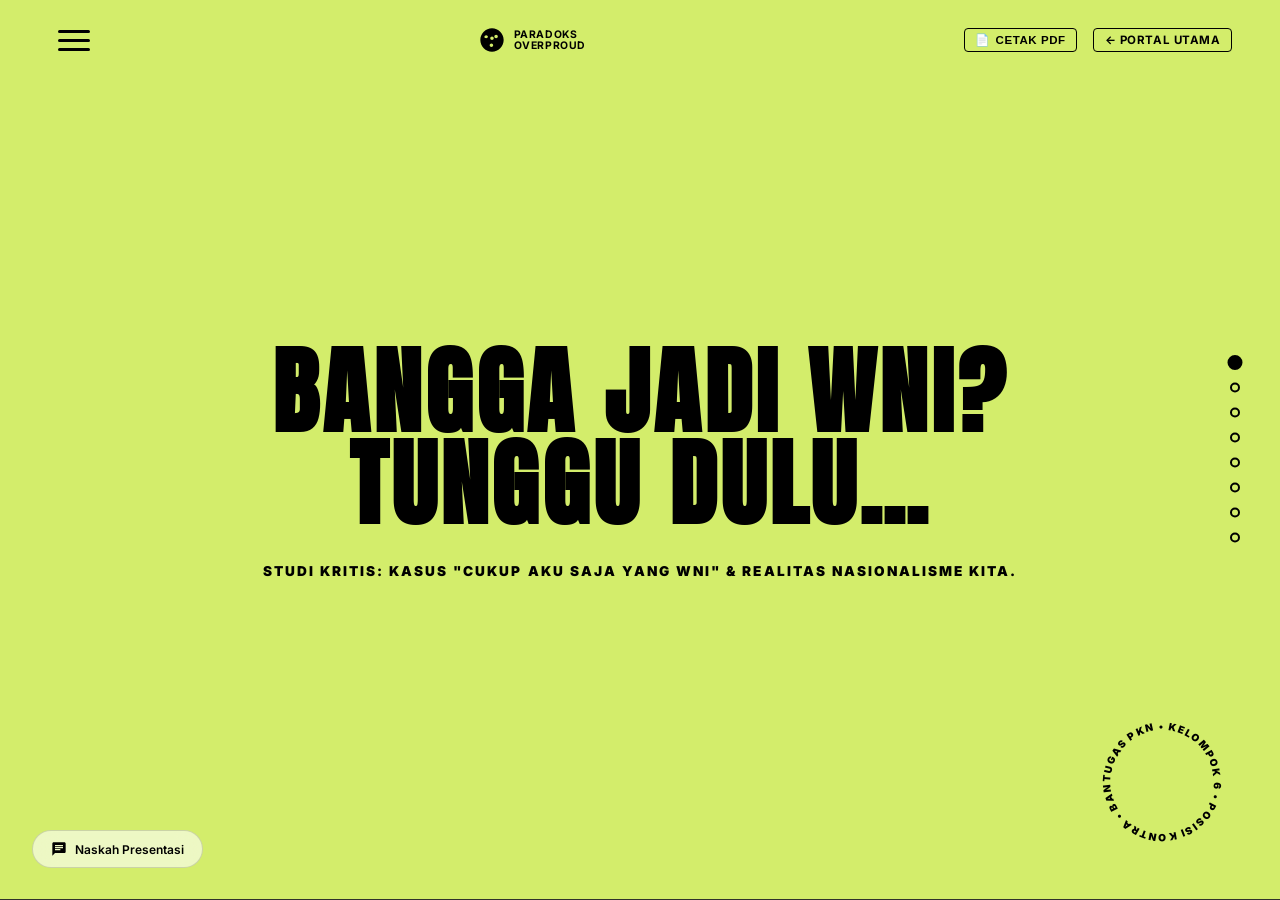
<file: presentation_b.html>
<!DOCTYPE html>
<html lang="id">

<head>
  <meta charset="UTF-8">
  <meta name="viewport" content="width=device-width, initial-scale=1.0">
  <title>Bangga Jadi WNI? Tunggu Dulu… — Presentasi PKN Kelompok 6</title>
  <meta name="description" content="Presentasi PKN tentang nasionalisme kritis: Kasus LPDP 'Cukup Aku Saja yang WNI' dan realitas nasionalisme Indonesia">

  <!-- Google Fonts: Inter and Anton -->
  <link rel="preconnect" href="https://fonts.googleapis.com">
  <link rel="preconnect" href="https://fonts.gstatic.com" crossorigin>
  <link href="https://fonts.googleapis.com/css2?family=Anton&family=Inter:wght@400;500;700;900&display=swap"
    rel="stylesheet">

  <!-- Main Theme Stylesheet -->
  <link rel="stylesheet" href="style.css">
  <!-- Presentation B Custom & Print Stylesheet -->
  <link rel="stylesheet" href="style_b.css">
</head>

<body class="theme-lime">

  <!-- Core Icons (SVGs) -->
  <svg style="display: none;">
    <!-- Megaphone Icon -->
    <g id="icon-megaphone">
      <path
        d="M20 21h-4v-2h4v2zm-2-8.5c0-.83.67-1.5 1.5-1.5s1.5.67 1.5 1.5-.67 1.5-1.5 1.5-1.5-.67-1.5-1.5zm-5-3.5c0-.83.67-1.5 1.5-1.5s1.5.67 1.5 1.5-.67 1.5-1.5 1.5-1.5-.67-1.5-1.5zM3 9v6h4l5 5V4L7 9H3zm13.5 3c0-1.77-1.02-3.29-2.5-4.03v8.05c1.48-.73 2.5-2.25 2.5-4.02z" />
    </g>
    <!-- Globe/World Icon -->
    <g id="icon-globe">
      <path
        d="M12 2C6.48 2 2 6.48 2 12s4.48 10 10 10 10-4.48 10-10S17.52 2 12 2zm-1 17.93c-3.95-.49-7-3.85-7-7.93 0-.62.08-1.21.21-1.79L9 15v1c0 1.1.9 2 2 2v1.93zm6.9-2.53c-.26-.81-1-1.4-1.9-1.4h-1v-3c0-.55-.45-1-1-1h-6v-2h2c.55 0 1-.45 1-1V7h2c1.1 0 2-.9 2-2v-.41c2.93 1.19 5 4.06 5 7.41 0 2.08-.8 3.97-2.1 5.39z" />
    </g>
    <!-- Palm Tree Icon -->
    <g id="icon-palm">
      <path
        d="M12 2C6.48 2 2 6.48 2 12c0 4.19 2.58 7.78 6.26 9.29.34-.69.74-1.63.74-2.29 0-.48-.06-.9-.12-1.39-2.18-.57-3.88-2.52-3.88-4.91 0-2.31 1.58-4.24 3.7-4.81.08.77.2 1.83.4 2.87-1.47.65-2.48 2.13-2.48 3.84 0 1.79 1.1 3.29 2.67 3.89-.04-.54-.1-1.23-.1-1.89 0-3.32 1.34-6 3-6s3 2.68 3 6c0 .66-.06 1.35-.1 1.89 1.57-.6 2.67-2.1 2.67-3.89 0-1.71-1.01-3.19-2.48-3.84.2-1.04.32-2.1.4-2.87 2.12.57 3.7 2.5 3.7 4.81 0 2.39-1.7 4.34-3.88 4.91-.06.49-.12.91-.12 1.39 0 .66.4 1.6.74 2.29C19.42 19.78 22 16.19 22 12c0-5.52-4.48-10-10-10zm.5 12h-1v4h1v-4z" />
    </g>
    <!-- Solidarity Fist Icon -->
    <g id="icon-fist">
      <path
        d="M12 2C6.48 2 2 6.48 2 12c0 3.77 2.09 7.05 5.19 8.78L8.7 18.2C6.4 16.9 5 14.6 5 12c0-3.9 3.1-7 7-7s7 3.1 7 7c0 2.6-1.4 4.9-3.7 6.2l1.5 2.6c3.1-1.7 5.2-5 5.2-8.8 0-5.52-4.48-10-10-10zm0 4c-3.3 0-6 2.7-6 6 0 1.9 1 3.6 2.4 4.6l1.5-2.6c-.6-.6-.9-1.3-.9-2 0-1.7 1.3-3 3-3s3 1.3 3 3c0 .7-.3 1.4-.9 2l1.5 2.6c1.4-1 2.4-2.7 2.4-4.6 0-3.3-2.7-6-6-6z" />
    </g>
    <!-- Butterfly Icon -->
    <g id="icon-butterfly">
      <path
        d="M12 2C6.5 2 2 6.5 2 12s4.5 10 10 10 10-4.5 10-10S17.5 2 12 2zm1 14.5c0 .8-.7 1.5-1.5 1.5s-1.5-.7-1.5-1.5.7-1.5 1.5-1.5 1.5.7 1.5 1.5zm-1-4.5c-.8 0-1.5-.7-1.5-1.5.01-.8.7-1.5 1.5-1.5s1.5.7 1.5 1.5c0 .8-.7 1.5-1.5 1.5zm-3.5-3c0 .8-.7 1.5-1.5 1.5S5.5 10.3 5.5 9.5 6.2 8 7 8s1.5.7 1.5 1.5zm8.5 0c0 .8-.7 1.5-1.5 1.5s-1.5-.7-1.5-1.5.7-1.5 1.5-1.5 1.5.7 1.5 1.5z" />
    </g>
    <!-- Q&A Icon -->
    <g id="icon-speech">
      <path
        d="M20 2H4c-1.1 0-1.99.9-1.99 2L2 22l4-4h14c1.1 0 2-.9 2-2V4c0-1.1-.9-2-2-2zM6 9h12v2H6V9zm8 5H6v-2h8v2zm4-6H6V6h12v2z" />
    </g>
  </svg>

  <!-- Navigation Chrome -->
  <header>
    <!-- Left: Hamburger button -->
    <button class="menu-btn" aria-label="Buka Menu" id="menuToggle">
      <span></span>
      <span></span>
      <span></span>
    </button>

    <!-- Center: Logo stamp -->
    <div class="logo-center" id="logoCenter">
      <svg viewBox="0 0 24 24">
        <use xlink:href="#icon-butterfly"></use>
      </svg>
      <div
        style="display: flex; flex-direction: column; font-size: 0.65rem; font-weight: 700; line-height: 1.1; text-transform: uppercase; letter-spacing: 0.05em;">
        <span>Paradoks</span>
        <span>Overproud</span>
      </div>
    </div>

    <!-- Right: Navigation controls -->
    <div class="nav-right" style="display: flex; gap: 1rem; align-items: center;">
      <!-- PDF Print Button -->
      <button id="btnPrint" class="nav-link"
        style="font-size: 0.72rem; border: 1px solid currentColor; padding: 0.25rem 0.65rem; border-radius: 4px; background: transparent; cursor: pointer; display: inline-flex; align-items: center; gap: 6px; font-weight: 700;">
        <span>📄</span> Cetak PDF
      </button>
      <a href="index.html" class="nav-link"
        style="font-size: 0.72rem; border: 1px solid currentColor; padding: 0.25rem 0.65rem; border-radius: 4px; font-weight: 700;">
        ← Portal Utama
      </a>
    </div>
  </header>

  <!-- Slanted Sidebar Drawer -->
  <div class="sidebar" id="sidebarMenu">
    <nav class="sidebar-nav">
      <a href="#slide-1" class="sidebar-link" data-slide="0"><span>01</span>Cover</a>
      <a href="#slide-2" class="sidebar-link" data-slide="1"><span>02</span>Kelompok</a>
      <a href="#slide-3" class="sidebar-link" data-slide="2"><span>03</span>Kasus LPDP</a>
      <a href="#slide-4" class="sidebar-link" data-slide="3"><span>04</span>Jawaban</a>
      <a href="#slide-5" class="sidebar-link" data-slide="4"><span>05</span>Argumen I</a>
      <a href="#slide-6" class="sidebar-link" data-slide="5"><span>06</span>Argumen II</a>
      <a href="#slide-7" class="sidebar-link" data-slide="6"><span>07</span>#KaburAjaDulu</a>
      <a href="#slide-8" class="sidebar-link" data-slide="7"><span>08</span>Kesimpulan</a>
    </nav>
  </div>

  <!-- Scroll snaps container -->
  <main class="scroll-container" id="scrollContainer">

    <!-- SLIDE 1: COVER -->
    <section id="slide-1" class="theme-lime" data-theme="lime" data-notes-title="SLIDE 1 — JUDUL"
      data-notes="Selamat pagi teman-teman dan dosen yang saya hormati. Kalau ditanya, 'Apakah kamu bangga jadi warga negara Indonesia?', mungkin refleks kita menjawab, 'Ya!'. Tapi hari ini, saya ingin mengajak teman-teman berpikir lebih kritis. Saya mengambil posisi KONTRA. Bukan berarti saya anti-Indonesia, tapi saya menolak bangga secara buta. Mari kita bedah bareng-bareng lewat logika dan data riil dari sebuah kasus viral baru-baru ini.">
      <div class="slide-content-full" style="text-align: center;">
        <h1 class="display-text" style="color: var(--color-pure-black); font-size: clamp(2.5rem, 8vw, 6rem);">
          Bangga Jadi WNI?<br>Tunggu Dulu…
        </h1>
        <p class="body-text"
          style="margin: 0 auto; text-transform: uppercase; font-weight: 900; letter-spacing: 0.15em; font-size: 0.85rem;">
          Studi Kritis: Kasus "Cukup Aku Saja yang WNI" & Realitas Nasionalisme Kita.
        </p>
      </div>

      <!-- Rotating Circle Badge (Kelompok 6 Style) -->
      <div class="rotating-badge">
        <svg viewBox="0 0 100 100">
          <path id="circlePath" d="M 50, 50 m -37, 0 a 37,37 0 1,1 74,0 a 37,37 0 1,1 -74,0" fill="none" />
          <text font-size="7.2" font-weight="900" fill="currentColor" letter-spacing="1">
            <textPath xlink:href="#circlePath">
              TUGAS PKN • KELOMPOK 6 • POSISI KONTRA • BANGGA JADI WNI •
            </textPath>
          </text>
        </svg>
      </div>
    </section>

    <!-- SLIDE 2: PERKENALAN KELOMPOK -->
    <section id="slide-2" class="theme-indigo" data-theme="indigo" data-notes-title="SLIDE 2 — PERKENALAN KELOMPOK"
      data-notes="Sebelum masuk ke materi, izinkan kami memperkenalkan anggota kelompok 6. Kami terdiri dari 5 orang yang akan membawakan presentasi ini bersama-sama.">
      <div class="repeating-outline">PERKENALAN</div>
      <div class="slide-content-full">
        <h2 class="display-text" style="font-size: clamp(2.5rem, 6vw, 4.5rem); text-align: center;">
          Kelompok 6
          <span class="glyph lime">
            <svg viewBox="0 0 24 24" style="width:100%; height:100%; fill:inherit;">
              <use xlink:href="#icon-fist"></use>
            </svg>
          </span>
        </h2>
        <p class="body-text" style="margin: 0 auto 2rem; text-align: center; color: var(--color-offwhite);">
          Pendidikan Kewarganegaraan — Perspektif Kontra
        </p>

        <div class="member-grid">
          <div class="member-card reveal">
            <div class="member-avatar">MA</div>
            <div class="member-name">Muhammad Adam S.</div>
            <div class="member-nim">24.12.3281</div>
          </div>
          <div class="member-card reveal">
            <div class="member-avatar">YA</div>
            <div class="member-name">Yudistira Azfa D.W.</div>
            <div class="member-nim">24.12.3274</div>
          </div>
          <div class="member-card reveal">
            <div class="member-avatar">WJ</div>
            <div class="member-name">Wasima Juhaina</div>
            <div class="member-nim">24.12.3282</div>
          </div>
          <div class="member-card reveal">
            <div class="member-avatar">SM</div>
            <div class="member-name">Sherly Meisya M.</div>
            <div class="member-nim">24.12.3301</div>
          </div>
          <div class="member-card reveal">
            <div class="member-avatar">NA</div>
            <div class="member-name">Nisa Athifah A.S.</div>
            <div class="member-nim">24.12.3394</div>
          </div>
        </div>
      </div>
    </section>

    <!-- SLIDE 3: KASUS LPDP -->
    <section id="slide-3" class="theme-dark" data-theme="dark" data-notes-title="SLIDE 3 — PEMAPARAN KASUS LPDP"
      data-notes="Teman-teman pasti ingat kasus di bulan Februari 2026 kemarin. Ada alumni beasiswa LPDP bernama Dwi Sasetyaningtyas, atau Tyas, yang bikin heboh karena mengupayakan kewarganegaraan asing untuk anaknya. Dia menulis 'Cukup aku saja yang WNI'. Publik langsung marah besar dan mencapnya sebagai pengkhianat yang tidak tahu terima kasih. Tapi, apakah benar Tyas sejahat itu? Atau jangan-jangan, dia hanya mengambil keputusan yang paling logis untuk masa depan anaknya? Mari kita lihat fakta di baliknya.">
      <div class="repeating-outline">KASUS LPDP</div>
      <div class="slide-content-full">
        <h2 class="display-text" style="font-size: clamp(2.5rem, 6vw, 4.5rem); margin-bottom: 1.5rem;">
          Prahara Mahasiswa LPDP
          <span class="glyph pink">
            <svg viewBox="0 0 24 24" style="width:100%; height:100%; fill:inherit;">
              <use xlink:href="#icon-globe"></use>
            </svg>
          </span>
        </h2>

        <div class="glass-panel reveal" style="margin-top: 1rem;">
          <div class="lpdp-grid">
            <div>
              <div style="font-size: 0.75rem; font-weight: 900; letter-spacing: 0.12em; text-transform: uppercase; color: var(--color-mint); margin-bottom: 0.8rem;">Awal 2026</div>
              <p style="font-size: 0.95rem; line-height: 1.6; color: #ccc;">Alumni LPDP berinisial DS mengupayakan kewarganegaraan Inggris untuk anaknya.</p>
            </div>
            <div>
              <div style="font-size: 0.75rem; font-weight: 900; letter-spacing: 0.12em; text-transform: uppercase; color: var(--color-pink); margin-bottom: 0.8rem;">Pemicu Kontroversi</div>
              <p style="font-size: 0.95rem; line-height: 1.6; color: #ccc;">Menulis kalimat <strong style="color: var(--color-offwhite);">"Cukup Aku Saja yang WNI"</strong> di media sosial miliknya.</p>
            </div>
            <div>
              <div style="font-size: 0.75rem; font-weight: 900; letter-spacing: 0.12em; text-transform: uppercase; color: var(--color-coral); margin-bottom: 0.8rem;">Reaksi Publik</div>
              <p style="font-size: 0.95rem; line-height: 1.6; color: #ccc;">Dicap pengkhianat bangsa, tidak bersyukur, dan memicu kemarahan digital yang luar biasa.</p>
            </div>
          </div>
        </div>

        <div class="quote-block reveal">
          <p>"Cukup aku aja yang WNI, anak-anakku jangan. Kita usahakan anak-anak dengan paspor kuat WNA itu."</p>
        </div>
      </div>
    </section>

    <!-- SLIDE 4: JAWABAN KONTRA -->
    <section id="slide-4" class="theme-offwhite" data-theme="offwhite" data-notes-title="SLIDE 4 — JAWABAN UTAMA"
      data-notes="Jadi, apakah saya bangga jadi WNI berdasarkan realitas hari ini? Jawaban saya tegas: Tidak. Kenapa? Karena nasionalisme yang sehat itu sifatnya timbal balik. Ada yang namanya teori kontrak sosial: warga bayar pajak dan patuh hukum, maka negara wajib ngasih kesejahteraan dan keamanan. Kalau negara gagal memenuhi tugasnya, wajar kalau warga merasa kecewa. Nasionalisme yang dipaksakan tanpa bukti nyata dari negara itu namanya indoktrinasi, bukan patriotisme.">
      <div class="repeating-outline">REFLEKSI</div>
      <div class="slide-content-full" style="text-align: center;">
        <p class="body-text" style="margin: 0 auto 1rem; text-transform: uppercase; font-weight: 900; letter-spacing: 0.1em; font-size: 0.85rem; color: var(--color-indigo);">
          Pertanyaan Kritis
        </p>
        <h3 style="font-family: var(--font-body); font-weight: 800; font-size: clamp(1.8rem, 3.5vw, 2.6rem); margin-bottom: 2rem; color: var(--color-pure-black); line-height: 1.2; letter-spacing: -0.02em;">
          Apakah Anda bangga menjadi Warga Negara Indonesia?
        </h3>

        <div class="answer-box reveal">
          <div class="answer-huge" style="color: var(--color-coral);">TIDAK.</div>
          <p class="answer-reason" style="color: #555;">Nasionalisme adalah hubungan timbal balik, bukan cinta buta tanpa syarat.</p>
          <div class="principle-box">
            <span>⚖️</span>
            <span>Rakyat menyerahkan kepatuhan & pajak → Negara wajib menjamin kehidupan yang layak</span>
          </div>
        </div>
      </div>
    </section>

    <!-- SLIDE 5: ARGUMEN 1 -->
    <section id="slide-5" class="theme-lime" data-theme="lime" data-notes-title="SLIDE 5 — ARGUMEN 1: NEGARA TIDAK MENGHARGAI ILMU"
      data-notes="Alasan pertama saya kontra adalah karena negara kita secara sistemik belum menghargai ilmu. Coba bayangkan, negara nyuruh ahli-ahli pulang, tapi gaji pokok dosen ASN kita itu cuma di kisaran Rp 2,9 juta sampai Rp 4,7 juta per bulan. Ditambah lagi, anggaran riset kita sangat kecil, cuma 0,2 sampai 0,3 persen dari PDB, jauh di bawah standar ideal. Tragisnya lagi, di saat gaji peneliti kecil, tingkat korupsi kita malah makin parah. Skor korupsi Indonesia tahun 2025 anjlok jadi 34 dari 100, menempatkan kita di peringkat 109 dunia. Bagaimana kita bisa bangga kalau uang negara dikorupsi, tapi para ilmuwan disuruh kerja dengan upah seadanya?">
      <div class="repeating-outline">ARGUMEN 1</div>
      <div class="slide-content-full">
        <h2 class="display-text" style="font-size: clamp(2.5rem, 6vw, 4.5rem); color: var(--color-pure-black); margin-bottom: 2rem;">
          Negara Tidak<br>Menghargai Ilmu
          <span class="glyph pink">
            <svg viewBox="0 0 24 24" style="width:100%; height:100%; fill:inherit;">
              <use xlink:href="#icon-megaphone"></use>
            </svg>
          </span>
        </h2>

        <div class="argumen-grid">
          <div>
            <p class="body-text" style="margin-bottom: 1.5rem; color: #333;">
              Negara menuntut para ahli kembali untuk mengabdi, namun tidak mengapresiasinya dengan remunerasi yang layak serta ekosistem riset yang aman dari korupsi.
            </p>
            <div class="stat-row">
              <div class="stat-pill reveal">
                <div>
                  <div class="stat-value" style="color: var(--color-coral);">Rp 2,9–4,7 Juta</div>
                  <div class="stat-label" style="color: #444;">Gaji Pokok Dosen ASN / Bulan</div>
                </div>
              </div>
              <div class="stat-pill reveal">
                <div>
                  <div class="stat-value" style="color: var(--color-indigo);">0,2–0,3%</div>
                  <div class="stat-label" style="color: #444;">Anggaran Riset dari Total PDB</div>
                </div>
              </div>
            </div>
          </div>
          <div class="glass-panel reveal" style="text-align: center; padding: 2.5rem; margin-top: 0; background: rgba(0, 0, 0, 0.05); border-color: rgba(0, 0, 0, 0.15);">
            <div style="font-size: 0.75rem; font-weight: 900; letter-spacing: 0.1em; text-transform: uppercase; color: var(--color-coral); margin-bottom: 1rem;">Skor Indeks Persepsi Korupsi (CPI) 2025</div>
            <div style="font-family: var(--font-display); font-size: 5rem; font-weight: 700; line-height: 1; color: var(--color-pure-black);">34</div>
            <div style="font-size: 1.8rem; color: #666; margin: 0.3rem 0 0.8rem;">/100</div>
            <div style="font-size: 0.9rem; color: #333; font-weight: 700;">Peringkat 109 dari 182 negara</div>
            <div style="font-size: 0.75rem; color: #555; margin-top: 0.5rem;">↓ Turun 3 poin (Mengindikasikan kemunduran hukum)</div>
          </div>
        </div>
      </div>
    </section>

    <!-- SLIDE 6: ARGUMEN 2 -->
    <section id="slide-6" class="theme-indigo" data-theme="indigo" data-notes-title="SLIDE 6 — ARGUMEN 2: RASIONALITAS ORANG TUA"
      data-notes="Alasan kedua, mari kita pakai kacamata seorang ibu. Keputusan Tyas itu 100% rasional. Kalau kita bicara kekuatan paspor, paspor Indonesia cuma bisa bebas visa ke sekitar 75 negara dan ada di peringkat 63-66. Bandingkan dengan paspor Inggris yang ada di peringkat 4 dan bisa tembus ke 190 lebih negara tanpa ribet. Untuk jaminan sosial, di Inggris anak Tyas dijamin layanan kesehatan gratis lewat sistem NHS dan bahkan dapat tunjangan anak setiap minggu. Sedangkan di sini, kita masih mengandalkan BPJS yang pelayanannya terbatas dan tidak ada tunjangan anak dari negara. Memilih yang terbaik buat anak itu bukan pengkhianatan, teman-teman, itu naluri orang tua.">
      <div class="repeating-outline">ARGUMEN 2</div>
      <div class="slide-content-full">
        <h2 class="display-text" style="font-size: clamp(2.5rem, 6vw, 4.5rem); margin-bottom: 1rem;">
          Rasionalitas Orang Tua
          <span class="glyph mint">
            <svg viewBox="0 0 24 24" style="width:100%; height:100%; fill:inherit;">
              <use xlink:href="#icon-speech"></use>
            </svg>
          </span>
        </h2>
        <p class="body-text" style="color: var(--color-offwhite);">Mengapa memilih Inggris? Ini perbandingan logika kualitas hidup:</p>

        <div class="compare-grid">
          <div class="compare-card card-id reveal">
            <div class="compare-header">
              <span class="compare-flag">🇮🇩</span>
              <span class="compare-title" style="color: var(--color-coral);">Indonesia</span>
            </div>
            <ul class="compare-list">
              <li class="compare-item">
                <span class="compare-icon neg">✕</span>
                <span style="color: var(--color-offwhite);"><strong>Paspor Lemah:</strong> Bebas visa ~75 negara (Peringkat 63-66)</span>
              </li>
              <li class="compare-item">
                <span class="compare-icon neg">✕</span>
                <span style="color: var(--color-offwhite);"><strong>Kesehatan:</strong> BPJS (Antrean panjang, birokrasi rumit)</span>
              </li>
              <li class="compare-item">
                <span class="compare-icon neg">✕</span>
                <span style="color: var(--color-offwhite);"><strong>Tunjangan Anak:</strong> Absennya bantuan tunai dari negara</span>
              </li>
            </ul>
          </div>

          <div class="compare-card card-uk reveal">
            <div class="compare-header">
              <span class="compare-flag">🇬🇧</span>
              <span class="compare-title" style="color: var(--color-lime);">Inggris (UK)</span>
            </div>
            <ul class="compare-list">
              <li class="compare-item">
                <span class="compare-icon pos">✓</span>
                <span style="color: var(--color-offwhite);"><strong>Paspor Kuat:</strong> Bebas visa 190+ negara (Peringkat 4)</span>
              </li>
              <li class="compare-item">
                <span class="compare-icon pos">✓</span>
                <span style="color: var(--color-offwhite);"><strong>Kesehatan NHS:</strong> Komprehensif dan gratis dari negara</span>
              </li>
              <li class="compare-item">
                <span class="compare-icon pos">✓</span>
                <span style="color: var(--color-offwhite);"><strong>Tunjangan:</strong> Child Benefit mingguan untuk anak</span>
              </li>
            </ul>
          </div>
        </div>
      </div>
    </section>

    <!-- SLIDE 7: DAMPAK & STATISTIK -->
    <section id="slide-7" class="theme-dark" data-theme="dark" data-notes-title="SLIDE 7 — FENOMENA #KABURAJADULU"
      data-notes="Kalau ada yang bilang Tyas itu aneh, data membuktikan sebaliknya. Berdasarkan survei YouGov awal tahun 2025, sebanyak 41% Gen Z di Indonesia itu punya keinginan untuk pindah ke luar negeri. Bahkan, 81% pekerja profesional kita tertarik kerja di luar. Tren hashtag 'Kabur Aja Dulu' itu nyata. Jadi, kemarahan publik ke Tyas itu sebenarnya salah alamat. Tyas cuma ngomong secara blak-blakan apa yang sebenarnya dipikirkan oleh jutaan anak muda Indonesia. Yang gagal itu bukan Tyas, yang gagal itu negara dalam meyakinkan warganya buat tinggal.">
      <div class="repeating-outline">DAMPAK</div>
      <div class="slide-content-full">
        <h2 class="display-text" style="font-size: clamp(2.5rem, 6vw, 4.5rem); margin-bottom: 1rem;">
          Fenomena #KaburAjaDulu
          <span class="glyph mint">
            <svg viewBox="0 0 24 24" style="width:100%; height:100%; fill:inherit;">
              <use xlink:href="#icon-palm"></use>
            </svg>
          </span>
        </h2>
        <p class="body-text" style="color: #ccc;">
          Kasus Tyas mencerminkan keengganan kolektif dari generasi produktif untuk menetap di ekosistem nasional yang kurang bersahabat.
        </p>

        <div class="data-bars reveal">
          <div class="data-bar-row">
            <span class="data-bar-label">Gen Z Ingin Pindah</span>
            <div class="data-bar-track">
              <div class="data-bar-fill bar-indigo" style="--bar-width: 41%;">41%</div>
            </div>
          </div>
          <div class="data-bar-row">
            <span class="data-bar-label">Milenial Ingin Pindah</span>
            <div class="data-bar-track">
              <div class="data-bar-fill bar-indigo" style="--bar-width: 32%;">32%</div>
            </div>
          </div>
          <div class="data-bar-row">
            <span class="data-bar-label">Profesional Ke LN</span>
            <div class="data-bar-track">
              <div class="data-bar-fill bar-pink" style="--bar-width: 81%;">81%</div>
            </div>
          </div>
        </div>

        <div class="stat-row reveal" style="margin-top: 2rem;">
          <div class="stat-pill">
            <div>
              <div class="stat-value" style="color: var(--color-lime);">150.875</div>
              <div class="stat-label">WNI Beremigrasi / Tahun (SUPAS)</div>
            </div>
          </div>
          <div class="stat-pill">
            <div>
              <div class="stat-value" style="color: var(--color-pink);">3.912</div>
              <div class="stat-label">WNI Pindah ke Singapura (2019-2022)</div>
            </div>
          </div>
        </div>
      </div>
    </section>

    <!-- SLIDE 8: KESIMPULAN -->
    <section id="slide-8" class="theme-lime" data-theme="lime" data-notes-title="SLIDE 8 — KESIMPULAN"
      data-notes="Sebagai penutup, kasus ini adalah alarm keras buat kita semua. Rasa bangga sebagai WNI itu tidak bisa ditumbuhkan lewat paksaan, ancaman, atau sekadar slogan kosong. Kebanggaan itu lahir dari kenyataan hidup: penegakan hukum yang adil, pendidikan yang bagus, dan kesejahteraan yang merata. Selama pemerintah cuma bisa menuntut pengabdian tanpa menyediakan ekosistem yang manusiawi, maka orang-orang terbaik kita akan terus mencari tempat yang lebih menghargai mereka. Kalau kita ingin warga kita bangga, tugas negara adalah membuat Indonesia layak dibanggakan. Terima kasih.">
      <div class="repeating-outline">KESIMPULAN</div>
      <div class="slide-inner" style="text-align: center;">
        <h2 class="display-text" style="font-size: clamp(3rem, 7vw, 5.5rem); color: var(--color-pure-black); margin-bottom: 2rem;">
          Kebanggaan<br>Butuh Bukti.
        </h2>
        <p class="closing-msg" style="color: #333;">
          Jangan salahkan warga yang mencari kelayakan hidup.<br>
          Perbaiki sistemnya agar mereka terpikat untuk pulang kembali.
        </p>
        <div class="reveal" style="margin-top: 1rem;">
          <div class="principle-box" style="font-size: 1rem; padding: 18px 36px; border-color: rgba(0, 0, 0, 0.2);">
            ✨ Buatlah Indonesia Layak Dibanggakan!
          </div>
        </div>
        <div style="margin-top: 3.5rem;">
          <p style="font-size: 0.75rem; color: #555; letter-spacing: 0.1em; text-transform: uppercase; font-weight: 700;">
            Presentasi Kelompok 6 • Pendidikan Kewarganegaraan • PKN 2026
          </p>
        </div>
      </div>
    </section>

  </main>

  <!-- Speaker Notes Toggle -->
  <button class="notes-toggle" id="notesToggle">
    <svg viewBox="0 0 24 24">
      <use xlink:href="#icon-speech"></use>
    </svg>
    Naskah Presentasi
  </button>

  <!-- Speaker Notes Panel -->
  <div class="notes-panel" id="notesPanel">
    <div class="notes-content" id="notesContent">
      <p class="notes-slide-title" id="notesTitle">SLIDE 1 — COVER</p>
      <p class="notes-text" id="notesText">Selamat pagi teman-teman dan dosen yang saya hormati...</p>
    </div>
  </div>

  <!-- Floating Dot Navigation (Right Side) -->
  <div class="dot-nav" id="dotNav">
    <button class="dot-link active" data-slide="0" aria-label="Slide 1" title="Cover"></button>
    <button class="dot-link" data-slide="1" aria-label="Slide 2" title="Kelompok"></button>
    <button class="dot-link" data-slide="2" aria-label="Slide 3" title="Kasus LPDP"></button>
    <button class="dot-link" data-slide="3" aria-label="Slide 4" title="Jawaban"></button>
    <button class="dot-link" data-slide="4" aria-label="Slide 5" title="Argumen I"></button>
    <button class="dot-link" data-slide="5" aria-label="Slide 6" title="Argumen II"></button>
    <button class="dot-link" data-slide="6" aria-label="Slide 7" title="#KaburAjaDulu"></button>
    <button class="dot-link" data-slide="7" aria-label="Slide 8" title="Kesimpulan"></button>
  </div>

  <script>
    document.addEventListener('DOMContentLoaded', () => {
      const menuToggle = document.getElementById('menuToggle');
      const sidebarMenu = document.getElementById('sidebarMenu');
      const sidebarLinks = document.querySelectorAll('.sidebar-link');
      const scrollContainer = document.getElementById('scrollContainer');
      const logoCenter = document.getElementById('logoCenter');
      const sections = document.querySelectorAll('section');
      const body = document.body;
      const dotLinks = document.querySelectorAll('.dot-link');
      
      const btnPrint = document.getElementById('btnPrint');
      const notesToggle = document.getElementById('notesToggle');
      const notesPanel = document.getElementById('notesPanel');
      const notesTitle = document.getElementById('notesTitle');
      const notesText = document.getElementById('notesText');

      const totalSlides = sections.length;

      // Toggle Sidebar Menu
      menuToggle.addEventListener('click', () => {
        menuToggle.classList.toggle('active');
        sidebarMenu.classList.toggle('active');
      });

      // Handle Sidebar Navigation Click
      sidebarLinks.forEach(link => {
        link.addEventListener('click', (e) => {
          e.preventDefault();
          menuToggle.classList.remove('active');
          sidebarMenu.classList.remove('active');
          
          const targetId = link.getAttribute('href');
          const targetElement = document.querySelector(targetId);
          if (targetElement) {
            targetElement.scrollIntoView({ behavior: 'smooth' });
          }
        });
      });

      // Handle Dot Navigation Click
      dotLinks.forEach(dot => {
        dot.addEventListener('click', () => {
          const slideIndex = parseInt(dot.getAttribute('data-slide'));
          if (sections[slideIndex]) {
            sections[slideIndex].scrollIntoView({ behavior: 'smooth' });
          }
        });
      });

      // Trigger Print PDF
      btnPrint.addEventListener('click', () => {
        // Temporarily close any open panels
        notesPanel.classList.remove('open');
        menuToggle.classList.remove('active');
        sidebarMenu.classList.remove('active');
        
        // Let UI updates commit before starting print dialog
        setTimeout(() => {
          window.print();
        }, 150);
      });

      // Toggle Speaker Notes Panel
      notesToggle.addEventListener('click', () => {
        notesPanel.classList.toggle('open');
      });

      // Sync active state UI (dots, sidebar, logo, and speaker notes)
      function updateSlideUI(activeIndex) {
        // Sidebar active link color
        sidebarLinks.forEach((link, idx) => {
          link.style.color = (idx === activeIndex) ? 'var(--color-lime)' : '';
        });

        // Dot navigation active state
        dotLinks.forEach((dot, idx) => {
          dot.classList.toggle('active', idx === activeIndex);
        });

        // Logo Center opacity (emphasized on cover slide)
        if (logoCenter) {
          logoCenter.style.opacity = (activeIndex === 0) ? '1' : '0.9';
        }

        // Speaker notes updates
        const activeSection = sections[activeIndex];
        if (activeSection) {
          const title = activeSection.getAttribute('data-notes-title') || '';
          const notes = activeSection.getAttribute('data-notes') || '';
          notesTitle.textContent = title;
          notesText.textContent = notes;
        }
      }

      // Intersection Observer for Slide snapping, themes, and animations
      const observerOptions = {
        root: window.innerWidth > 768 ? scrollContainer : null,
        threshold: window.innerWidth > 768 ? 0.5 : 0.25
      };

      const observer = new IntersectionObserver((entries) => {
        entries.forEach(entry => {
          if (entry.isIntersecting) {
            sections.forEach(sec => sec.classList.remove('active'));
            entry.target.classList.add('active');

            const theme = entry.target.getAttribute('data-theme');
            
            // Swap body theme classes
            body.classList.remove('theme-lime', 'theme-indigo', 'theme-dark', 'theme-offwhite');
            body.classList.add(`theme-${theme}`);
            
            const activeIndex = Array.from(sections).indexOf(entry.target);
            updateSlideUI(activeIndex);
          }
        });
      }, observerOptions);

      sections.forEach(section => observer.observe(section));

      // Keyboard navigation support
      document.addEventListener('keydown', (e) => {
        const activeIdx = Array.from(sections).findIndex(s => s.classList.contains('active'));
        if (activeIdx === -1) return;

        if (e.key === 'ArrowDown' || e.key === 'PageDown' || e.key === ' ') {
          e.preventDefault();
          const next = Math.min(activeIdx + 1, totalSlides - 1);
          sections[next].scrollIntoView({ behavior: 'smooth' });
        } else if (e.key === 'ArrowUp' || e.key === 'PageUp') {
          e.preventDefault();
          const prev = Math.max(activeIdx - 1, 0);
          sections[prev].scrollIntoView({ behavior: 'smooth' });
        } else if (e.key === 'n' || e.key === 'N') {
          notesPanel.classList.toggle('open');
        } else if (e.key === 'p' || e.key === 'P') {
          // Extra shortcut for print
          btnPrint.click();
        }
      });
    });
  </script>
</body>

</html>
</file>
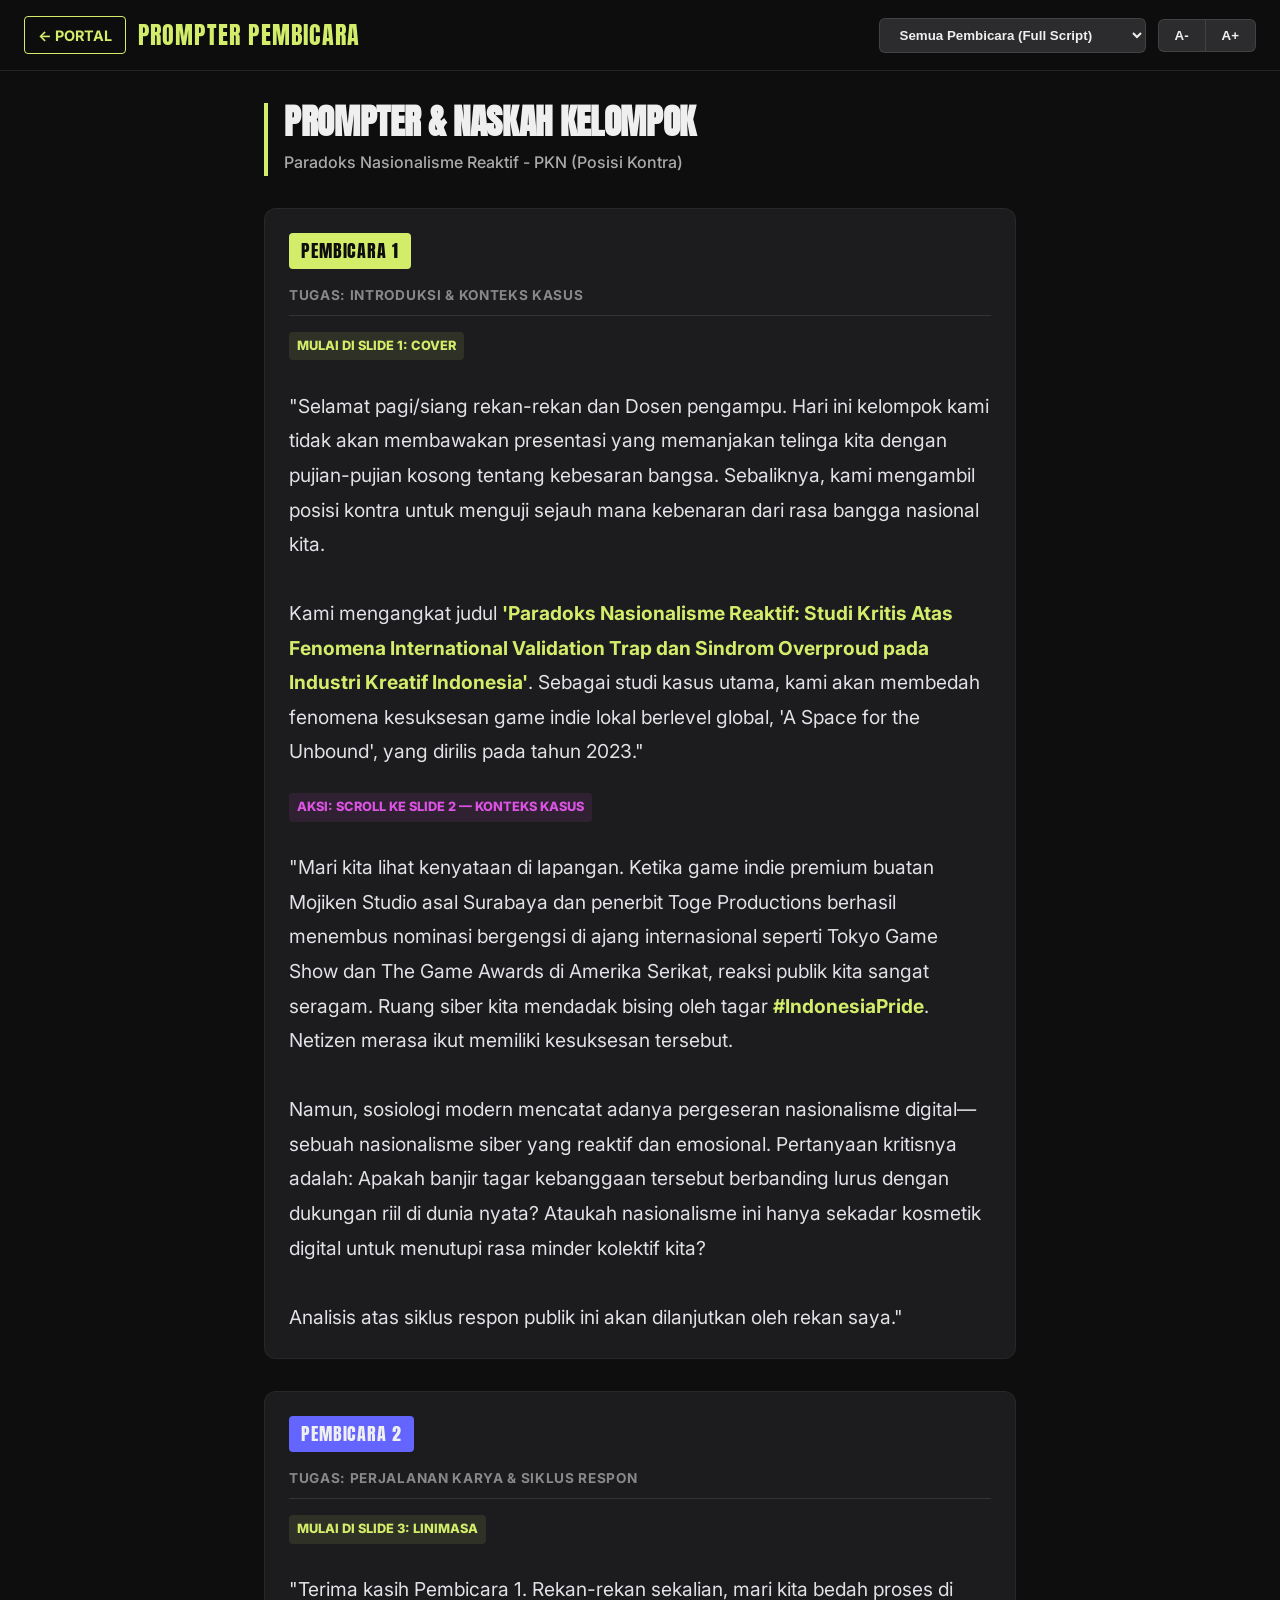
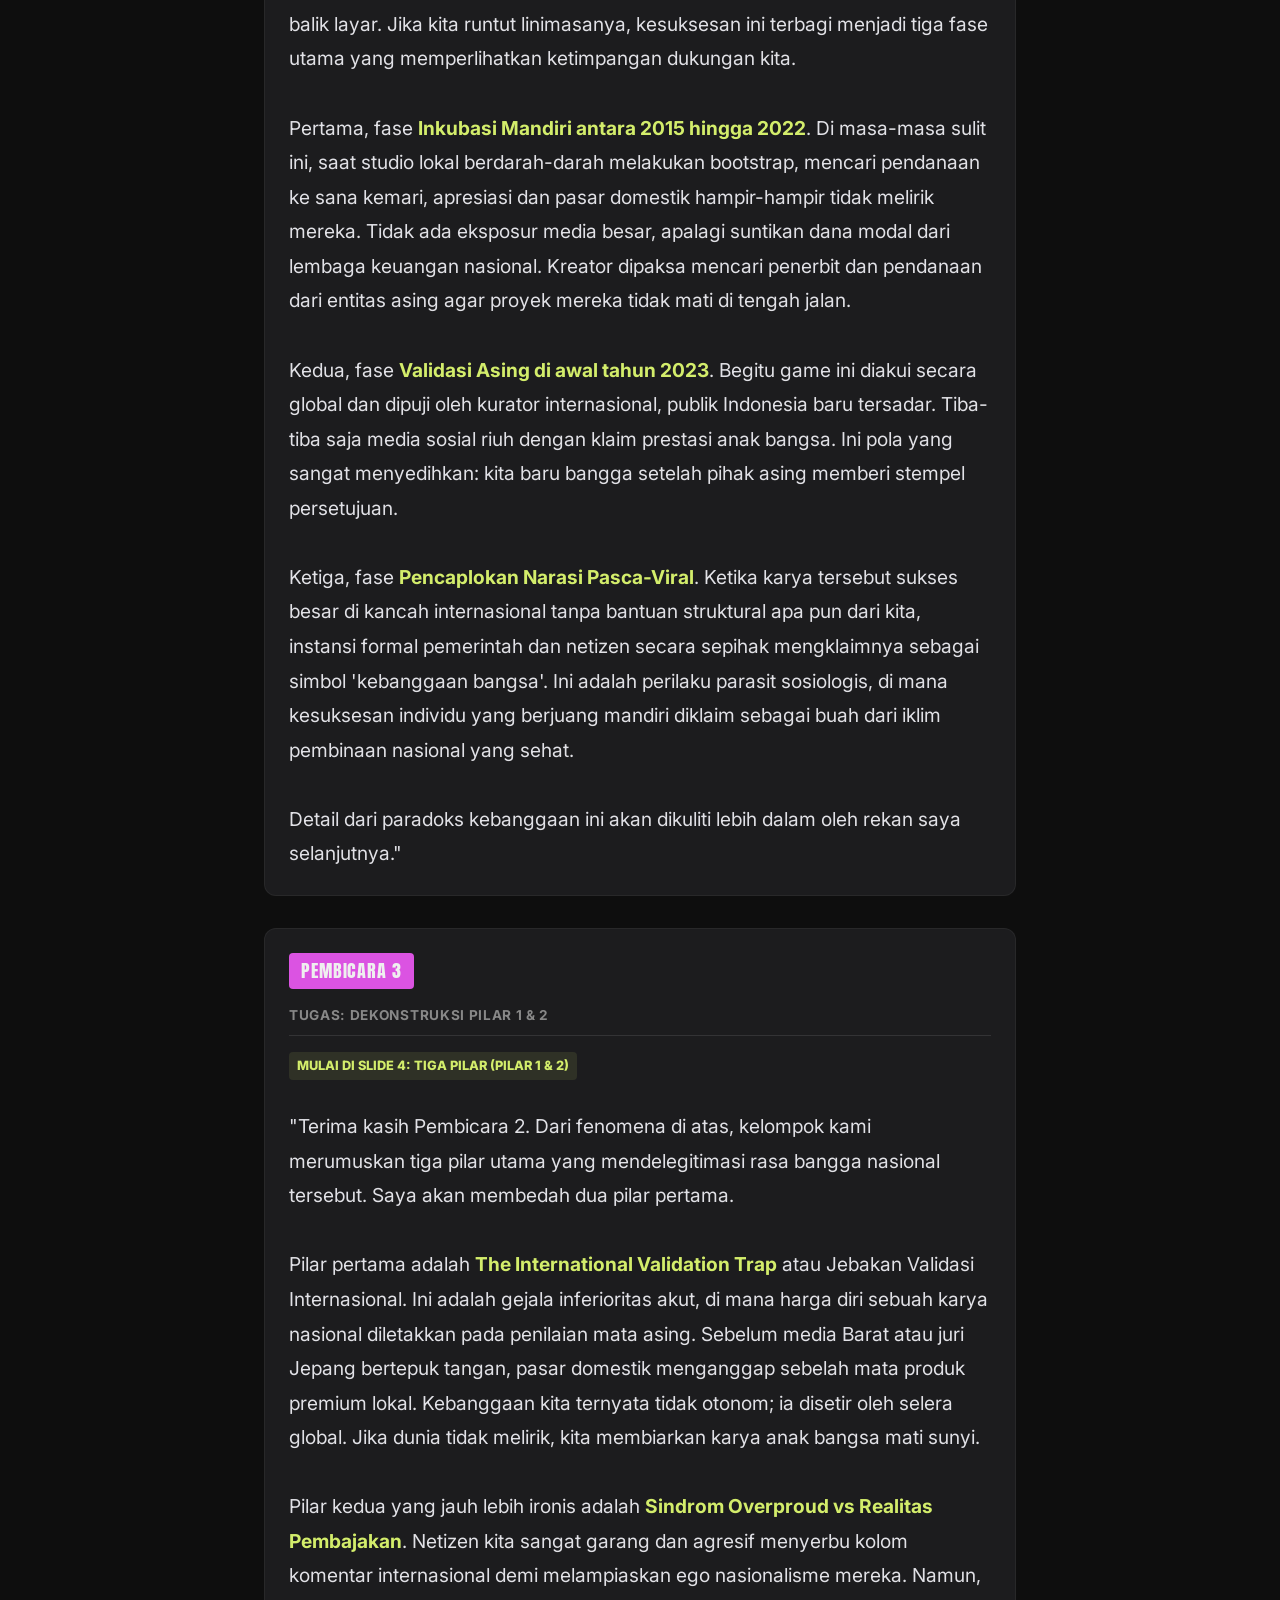
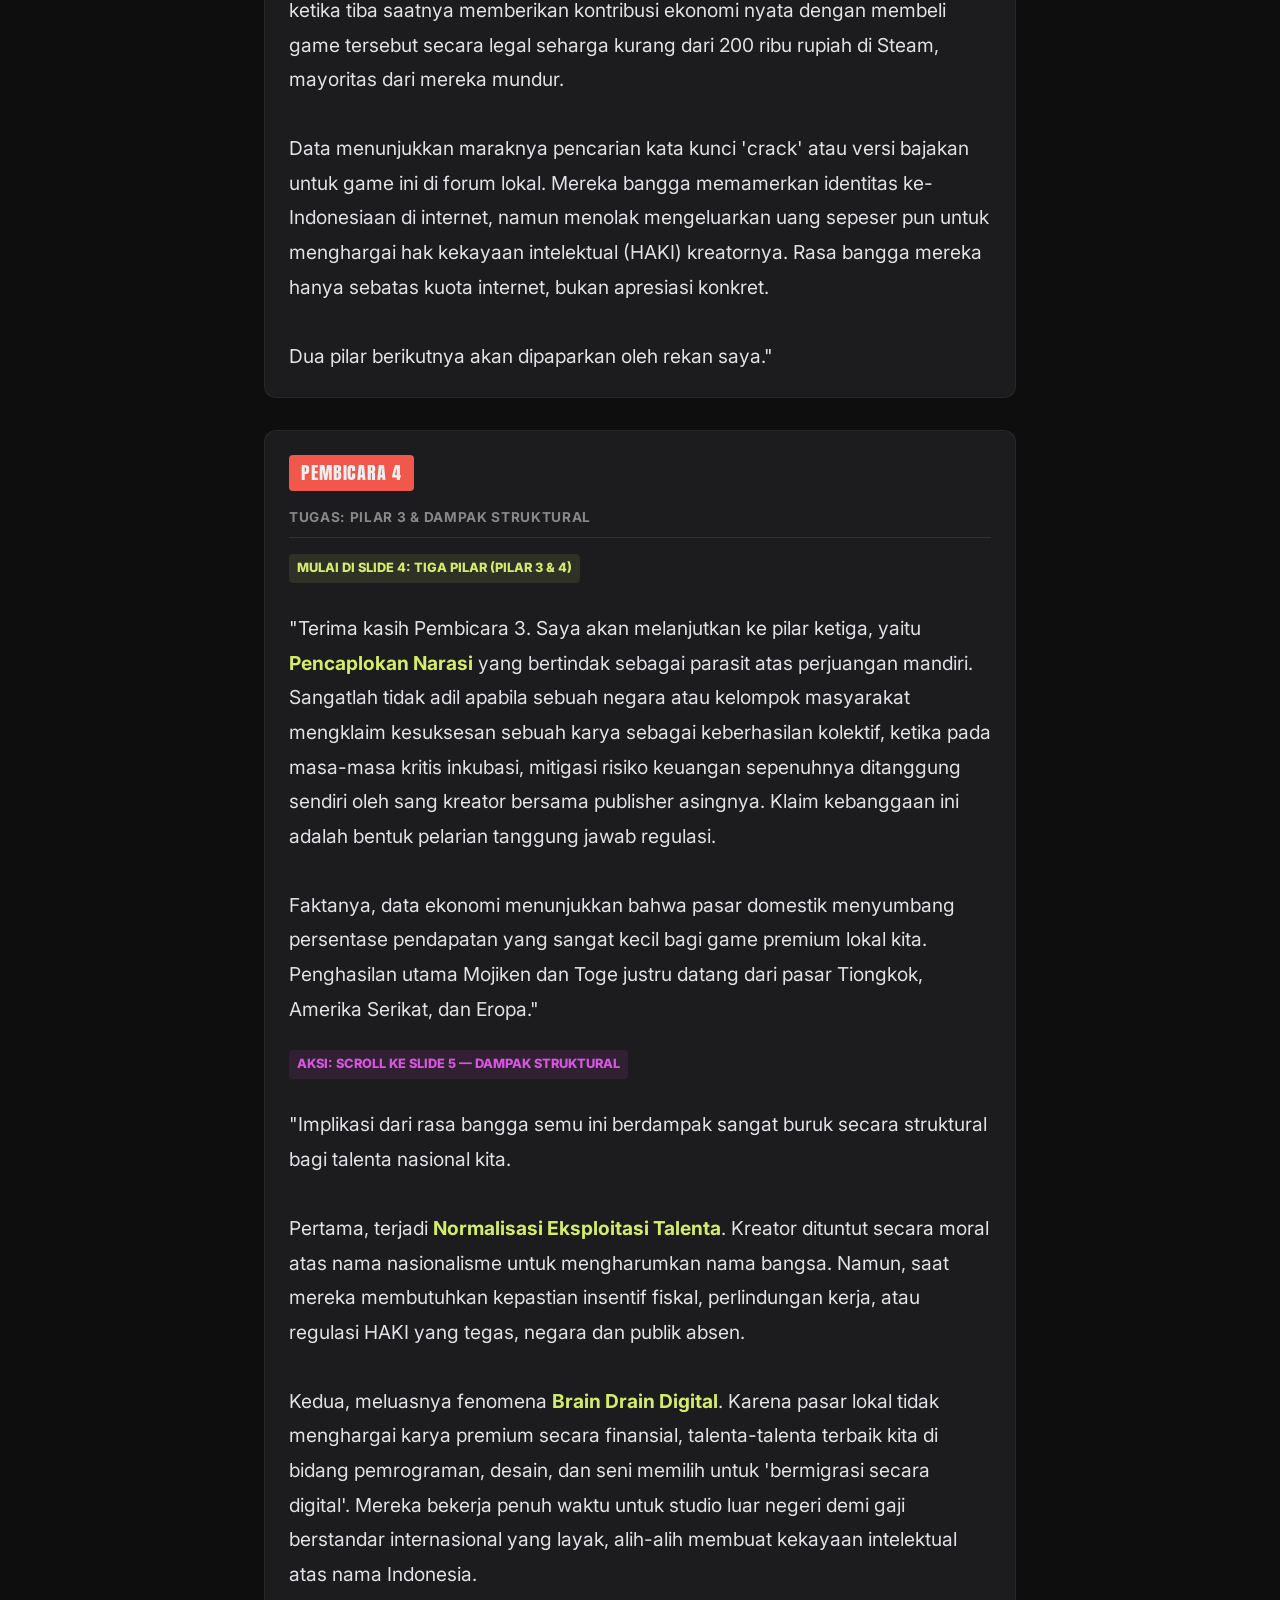
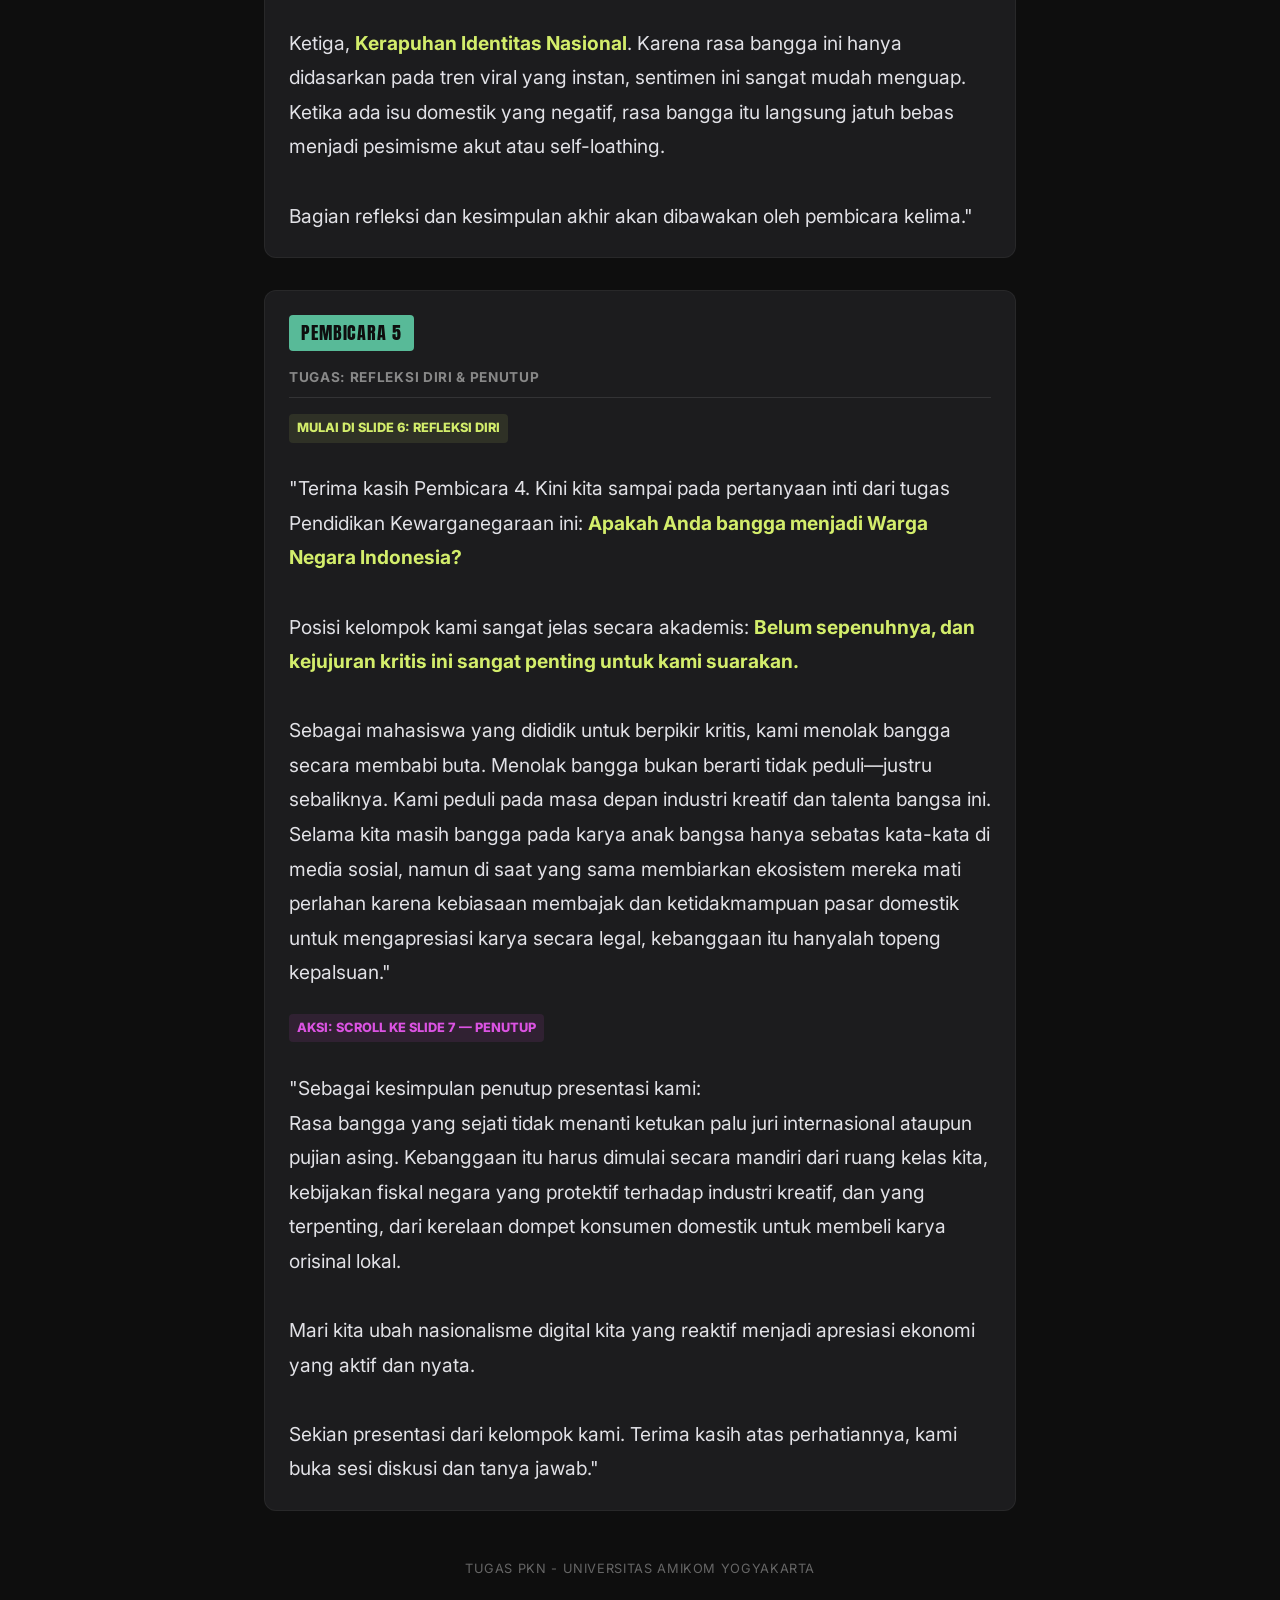
<file: prompter.html>
<!DOCTYPE html>
<html lang="id">
<head>
  <meta charset="UTF-8">
  <meta name="viewport" content="width=device-width, initial-scale=1.0">
  <title>Prompter & Naskah Pembicara — PKN</title>
  <!-- Google Fonts: Inter and Anton -->
  <link rel="preconnect" href="https://fonts.googleapis.com">
  <link rel="preconnect" href="https://fonts.gstatic.com" crossorigin>
  <link href="https://fonts.googleapis.com/css2?family=Anton&family=Inter:wght@400;500;700;800;900&display=swap" rel="stylesheet">
  
  <style>
    :root {
      --color-lime: #d3ed6b;
      --color-indigo: #6464ff;
      --color-dark: #0e0e0e;
      --color-card-bg: #1c1c1e;
      --color-offwhite: #efefef;
      --color-pink: #db53e2;
      --color-mint: #58ba98;
      --color-coral: #f1584b;
      
      --font-body: 'Inter', sans-serif;
      --font-display: 'Anton', sans-serif;
    }

    * {
      box-sizing: border-box;
      margin: 0;
      padding: 0;
    }

    body {
      background-color: var(--color-dark);
      color: var(--color-offwhite);
      font-family: var(--font-body);
      line-height: 1.6;
      padding-bottom: 80px;
    }

    header {
      background: rgba(14, 14, 14, 0.9);
      backdrop-filter: blur(10px);
      position: sticky;
      top: 0;
      z-index: 100;
      border-bottom: 1px solid rgba(255, 255, 255, 0.1);
      padding: 1rem 1.5rem;
      display: flex;
      flex-direction: column;
      gap: 1rem;
    }

    @media (min-width: 768px) {
      header {
        flex-direction: row;
        align-items: center;
        justify-content: space-between;
      }
    }

    .header-title-area {
      display: flex;
      align-items: center;
      gap: 0.75rem;
    }

    .back-btn {
      color: var(--color-lime);
      text-decoration: none;
      font-weight: 700;
      font-size: 0.9rem;
      display: flex;
      align-items: center;
      gap: 0.25rem;
      text-transform: uppercase;
      border: 1px solid var(--color-lime);
      padding: 0.4rem 0.8rem;
      border-radius: 4px;
      transition: all 0.2s ease;
    }

    .back-btn:hover {
      background: var(--color-lime);
      color: var(--color-dark);
    }

    .logo {
      font-family: var(--font-display);
      font-size: 1.5rem;
      letter-spacing: 0.05em;
      text-transform: uppercase;
      color: var(--color-lime);
    }

    .controls-wrapper {
      display: flex;
      flex-wrap: wrap;
      gap: 0.75rem;
      align-items: center;
    }

    .font-controls {
      display: flex;
      background: #2c2c2e;
      border-radius: 6px;
      overflow: hidden;
      border: 1px solid rgba(255, 255, 255, 0.1);
    }

    .font-btn {
      background: none;
      border: none;
      color: var(--color-offwhite);
      padding: 0.5rem 1rem;
      font-weight: 700;
      cursor: pointer;
      transition: background 0.2s;
    }

    .font-btn:hover {
      background: rgba(255, 255, 255, 0.1);
    }

    .font-btn:first-child {
      border-right: 1px solid rgba(255, 255, 255, 0.1);
    }

    .speaker-select {
      background: #2c2c2e;
      color: var(--color-offwhite);
      border: 1px solid rgba(255, 255, 255, 0.1);
      padding: 0.5rem 1rem;
      border-radius: 6px;
      font-weight: 600;
      cursor: pointer;
      outline: none;
    }

    .container {
      max-width: 800px;
      margin: 2rem auto;
      padding: 0 1.5rem;
    }

    .doc-intro {
      margin-bottom: 2rem;
      border-left: 4px solid var(--color-lime);
      padding-left: 1rem;
    }

    .doc-title {
      font-family: var(--font-display);
      font-size: 2.2rem;
      line-height: 1.1;
      text-transform: uppercase;
      margin-bottom: 0.5rem;
      letter-spacing: -0.01em;
    }

    .doc-subtitle {
      font-size: 1rem;
      color: #aaa;
      font-weight: 500;
    }

    .speaker-card {
      background: var(--color-card-bg);
      border: 1px solid rgba(255, 255, 255, 0.05);
      border-radius: 12px;
      padding: 1.5rem;
      margin-bottom: 2rem;
      transition: transform 0.2s ease, border-color 0.2s ease;
      position: relative;
      overflow: hidden;
    }

    .speaker-card.active-filter {
      border-left: 6px solid var(--color-lime);
    }

    .speaker-card.highlight {
      border-color: var(--color-lime);
      box-shadow: 0 0 15px rgba(211, 237, 107, 0.1);
    }

    .speaker-badge {
      display: inline-block;
      font-family: var(--font-display);
      font-size: 1.1rem;
      padding: 0.25rem 0.75rem;
      border-radius: 4px;
      text-transform: uppercase;
      letter-spacing: 0.05em;
      margin-bottom: 1rem;
    }

    .badge-sp1 { background-color: var(--color-lime); color: var(--color-dark); }
    .badge-sp2 { background-color: var(--color-indigo); color: var(--color-offwhite); }
    .badge-sp3 { background-color: var(--color-pink); color: var(--color-offwhite); }
    .badge-sp4 { background-color: var(--color-coral); color: var(--color-offwhite); }
    .badge-sp5 { background-color: var(--color-mint); color: var(--color-dark); }

    .speaker-task {
      font-size: 0.85rem;
      text-transform: uppercase;
      font-weight: 700;
      color: #888;
      margin-bottom: 1rem;
      letter-spacing: 0.05em;
      border-bottom: 1px solid rgba(255, 255, 255, 0.1);
      padding-bottom: 0.5rem;
    }

    .cue {
      font-size: 0.8rem;
      text-transform: uppercase;
      font-weight: 800;
      color: var(--color-pink);
      background: rgba(219, 83, 226, 0.1);
      padding: 0.25rem 0.5rem;
      border-radius: 4px;
      display: inline-block;
      margin-bottom: 1rem;
    }

    .slide-cue {
      font-size: 0.8rem;
      text-transform: uppercase;
      font-weight: 800;
      color: var(--color-lime);
      background: rgba(211, 237, 107, 0.1);
      padding: 0.25rem 0.5rem;
      border-radius: 4px;
      display: inline-block;
      margin-bottom: 1rem;
    }

    .script-text {
      font-size: 1.2rem;
      line-height: 1.8;
      color: #e1e1e6;
      transition: font-size 0.2s ease;
    }

    .script-text strong {
      color: var(--color-lime);
      font-weight: 700;
    }

    .footer-note {
      text-align: center;
      color: #666;
      font-size: 0.8rem;
      margin-top: 3rem;
      text-transform: uppercase;
      letter-spacing: 0.05em;
    }
  </style>
</head>
<body>

  <header>
    <div class="header-title-area">
      <a href="index.html" class="back-btn">← Portal</a>
      <div class="logo">Prompter Pembicara</div>
    </div>

    <div class="controls-wrapper">
      <!-- Presenter Selector -->
      <select class="speaker-select" id="speakerSelect" aria-label="Filter Pembicara">
        <option value="all">Semua Pembicara (Full Script)</option>
        <option value="pembicara-1">Pembicara 1 (Intro & Kasus)</option>
        <option value="pembicara-2">Pembicara 2 (Linimasa)</option>
        <option value="pembicara-3">Pembicara 3 (Pilar 1 & 2)</option>
        <option value="pembicara-4">Pembicara 4 (Pilar 3 & Dampak)</option>
        <option value="pembicara-5">Pembicara 5 (Refleksi & Penutup)</option>
      </select>

      <!-- Font Size Adjustment -->
      <div class="font-controls">
        <button class="font-btn" id="fontDec" title="Perkecil teks">A-</button>
        <button class="font-btn" id="fontInc" title="Perbesar teks">A+</button>
      </div>
    </div>
  </header>

  <div class="container">
    <div class="doc-intro">
      <h1 class="doc-title">Prompter & Naskah Kelompok</h1>
      <p class="doc-subtitle">Paradoks Nasionalisme Reaktif - PKN (Posisi Kontra)</p>
    </div>

    <div id="prompterContent">
      <!-- Pembicara 1 -->
      <div class="speaker-card" data-speaker="pembicara-1">
        <span class="speaker-badge badge-sp1">Pembicara 1</span>
        <div class="speaker-task">Tugas: Introduksi & Konteks Kasus</div>
        <div>
          <span class="slide-cue">Mulai di Slide 1: Cover</span>
        </div>
        <p class="script-text" style="margin-top: 0.8rem;">
          "Selamat pagi/siang rekan-rekan dan Dosen pengampu. Hari ini kelompok kami tidak akan membawakan presentasi yang memanjakan telinga kita dengan pujian-pujian kosong tentang kebesaran bangsa. Sebaliknya, kami mengambil posisi kontra untuk menguji sejauh mana kebenaran dari rasa bangga nasional kita. <br><br>
          Kami mengangkat judul <strong>'Paradoks Nasionalisme Reaktif: Studi Kritis Atas Fenomena International Validation Trap dan Sindrom Overproud pada Industri Kreatif Indonesia'</strong>. Sebagai studi kasus utama, kami akan membedah fenomena kesuksesan game indie lokal berlevel global, 'A Space for the Unbound', yang dirilis pada tahun 2023."
        </p>
        <div style="margin-top: 1.5rem;">
          <span class="cue">Aksi: Scroll ke Slide 2 — Konteks Kasus</span>
        </div>
        <p class="script-text" style="margin-top: 0.8rem;">
          "Mari kita lihat kenyataan di lapangan. Ketika game indie premium buatan Mojiken Studio asal Surabaya dan penerbit Toge Productions berhasil menembus nominasi bergengsi di ajang internasional seperti Tokyo Game Show dan The Game Awards di Amerika Serikat, reaksi publik kita sangat seragam. Ruang siber kita mendadak bising oleh tagar <strong>#IndonesiaPride</strong>. Netizen merasa ikut memiliki kesuksesan tersebut.<br><br>
          Namun, sosiologi modern mencatat adanya pergeseran nasionalisme digital—sebuah nasionalisme siber yang reaktif dan emosional. Pertanyaan kritisnya adalah: Apakah banjir tagar kebanggaan tersebut berbanding lurus dengan dukungan riil di dunia nyata? Ataukah nasionalisme ini hanya sekadar kosmetik digital untuk menutupi rasa minder kolektif kita?<br><br>
          Analisis atas siklus respon publik ini akan dilanjutkan oleh rekan saya."
        </p>
      </div>

      <!-- Pembicara 2 -->
      <div class="speaker-card" data-speaker="pembicara-2">
        <span class="speaker-badge badge-sp2">Pembicara 2</span>
        <div class="speaker-task">Tugas: Perjalanan Karya & Siklus Respon</div>
        <div>
          <span class="slide-cue">Mulai di Slide 3: Linimasa</span>
        </div>
        <p class="script-text" style="margin-top: 0.8rem;">
          "Terima kasih Pembicara 1. Rekan-rekan sekalian, mari kita bedah proses di balik layar. Jika kita runtut linimasanya, kesuksesan ini terbagi menjadi tiga fase utama yang memperlihatkan ketimpangan dukungan kita.<br><br>
          Pertama, fase <strong>Inkubasi Mandiri antara 2015 hingga 2022</strong>. Di masa-masa sulit ini, saat studio lokal berdarah-darah melakukan bootstrap, mencari pendanaan ke sana kemari, apresiasi dan pasar domestik hampir-hampir tidak melirik mereka. Tidak ada eksposur media besar, apalagi suntikan dana modal dari lembaga keuangan nasional. Kreator dipaksa mencari penerbit dan pendanaan dari entitas asing agar proyek mereka tidak mati di tengah jalan.<br><br>
          Kedua, fase <strong>Validasi Asing di awal tahun 2023</strong>. Begitu game ini diakui secara global dan dipuji oleh kurator internasional, publik Indonesia baru tersadar. Tiba-tiba saja media sosial riuh dengan klaim prestasi anak bangsa. Ini pola yang sangat menyedihkan: kita baru bangga setelah pihak asing memberi stempel persetujuan.<br><br>
          Ketiga, fase <strong>Pencaplokan Narasi Pasca-Viral</strong>. Ketika karya tersebut sukses besar di kancah internasional tanpa bantuan struktural apa pun dari kita, instansi formal pemerintah dan netizen secara sepihak mengklaimnya sebagai simbol 'kebanggaan bangsa'. Ini adalah perilaku parasit sosiologis, di mana kesuksesan individu yang berjuang mandiri diklaim sebagai buah dari iklim pembinaan nasional yang sehat.<br><br>
          Detail dari paradoks kebanggaan ini akan dikuliti lebih dalam oleh rekan saya selanjutnya."
        </p>
      </div>

      <!-- Pembicara 3 -->
      <div class="speaker-card" data-speaker="pembicara-3">
        <span class="speaker-badge badge-sp3">Pembicara 3</span>
        <div class="speaker-task">Tugas: Dekonstruksi Pilar 1 & 2</div>
        <div>
          <span class="slide-cue">Mulai di Slide 4: Tiga Pilar (Pilar 1 & 2)</span>
        </div>
        <p class="script-text" style="margin-top: 0.8rem;">
          "Terima kasih Pembicara 2. Dari fenomena di atas, kelompok kami merumuskan tiga pilar utama yang mendelegitimasi rasa bangga nasional tersebut. Saya akan membedah dua pilar pertama.<br><br>
          Pilar pertama adalah <strong>The International Validation Trap</strong> atau Jebakan Validasi Internasional. Ini adalah gejala inferioritas akut, di mana harga diri sebuah karya nasional diletakkan pada penilaian mata asing. Sebelum media Barat atau juri Jepang bertepuk tangan, pasar domestik menganggap sebelah mata produk premium lokal. Kebanggaan kita ternyata tidak otonom; ia disetir oleh selera global. Jika dunia tidak melirik, kita membiarkan karya anak bangsa mati sunyi.<br><br>
          Pilar kedua yang jauh lebih ironis adalah <strong>Sindrom Overproud vs Realitas Pembajakan</strong>. Netizen kita sangat garang dan agresif menyerbu kolom komentar internasional demi melampiaskan ego nasionalisme mereka. Namun, ketika tiba saatnya memberikan kontribusi ekonomi nyata dengan membeli game tersebut secara legal seharga kurang dari 200 ribu rupiah di Steam, mayoritas dari mereka mundur.<br><br>
          Data menunjukkan maraknya pencarian kata kunci 'crack' atau versi bajakan untuk game ini di forum lokal. Mereka bangga memamerkan identitas ke-Indonesiaan di internet, namun menolak mengeluarkan uang sepeser pun untuk menghargai hak kekayaan intelektual (HAKI) kreatornya. Rasa bangga mereka hanya sebatas kuota internet, bukan apresiasi konkret.<br><br>
          Dua pilar berikutnya akan dipaparkan oleh rekan saya."
        </p>
      </div>

      <!-- Pembicara 4 -->
      <div class="speaker-card" data-speaker="pembicara-4">
        <span class="speaker-badge badge-sp4">Pembicara 4</span>
        <div class="speaker-task">Tugas: Pilar 3 & Dampak Struktural</div>
        <div>
          <span class="slide-cue">Mulai di Slide 4: Tiga Pilar (Pilar 3 & 4)</span>
        </div>
        <p class="script-text" style="margin-top: 0.8rem;">
          "Terima kasih Pembicara 3. Saya akan melanjutkan ke pilar ketiga, yaitu <strong>Pencaplokan Narasi</strong> yang bertindak sebagai parasit atas perjuangan mandiri. Sangatlah tidak adil apabila sebuah negara atau kelompok masyarakat mengklaim kesuksesan sebuah karya sebagai keberhasilan kolektif, ketika pada masa-masa kritis inkubasi, mitigasi risiko keuangan sepenuhnya ditanggung sendiri oleh sang kreator bersama publisher asingnya. Klaim kebanggaan ini adalah bentuk pelarian tanggung jawab regulasi.<br><br>
          Faktanya, data ekonomi menunjukkan bahwa pasar domestik menyumbang persentase pendapatan yang sangat kecil bagi game premium lokal kita. Penghasilan utama Mojiken dan Toge justru datang dari pasar Tiongkok, Amerika Serikat, dan Eropa."
        </p>
        <div style="margin-top: 1.5rem;">
          <span class="cue">Aksi: Scroll ke Slide 5 — Dampak Struktural</span>
        </div>
        <p class="script-text" style="margin-top: 0.8rem;">
          "Implikasi dari rasa bangga semu ini berdampak sangat buruk secara struktural bagi talenta nasional kita.<br><br>
          Pertama, terjadi <strong>Normalisasi Eksploitasi Talenta</strong>. Kreator dituntut secara moral atas nama nasionalisme untuk mengharumkan nama bangsa. Namun, saat mereka membutuhkan kepastian insentif fiskal, perlindungan kerja, atau regulasi HAKI yang tegas, negara dan publik absen.<br><br>
          Kedua, meluasnya fenomena <strong>Brain Drain Digital</strong>. Karena pasar lokal tidak menghargai karya premium secara finansial, talenta-talenta terbaik kita di bidang pemrograman, desain, dan seni memilih untuk 'bermigrasi secara digital'. Mereka bekerja penuh waktu untuk studio luar negeri demi gaji berstandar internasional yang layak, alih-alih membuat kekayaan intelektual atas nama Indonesia.<br><br>
          Ketiga, <strong>Kerapuhan Identitas Nasional</strong>. Karena rasa bangga ini hanya didasarkan pada tren viral yang instan, sentimen ini sangat mudah menguap. Ketika ada isu domestik yang negatif, rasa bangga itu langsung jatuh bebas menjadi pesimisme akut atau self-loathing.<br><br>
          Bagian refleksi dan kesimpulan akhir akan dibawakan oleh pembicara kelima."
        </p>
      </div>

      <!-- Pembicara 5 -->
      <div class="speaker-card" data-speaker="pembicara-5">
        <span class="speaker-badge badge-sp5">Pembicara 5</span>
        <div class="speaker-task">Tugas: Refleksi Diri & Penutup</div>
        <div>
          <span class="slide-cue">Mulai di Slide 6: Refleksi Diri</span>
        </div>
        <p class="script-text" style="margin-top: 0.8rem;">
          "Terima kasih Pembicara 4. Kini kita sampai pada pertanyaan inti dari tugas Pendidikan Kewarganegaraan ini: <strong>Apakah Anda bangga menjadi Warga Negara Indonesia?</strong><br><br>
          Posisi kelompok kami sangat jelas secara akademis: <strong>Belum sepenuhnya, dan kejujuran kritis ini sangat penting untuk kami suarakan.</strong><br><br>
          Sebagai mahasiswa yang dididik untuk berpikir kritis, kami menolak bangga secara membabi buta. Menolak bangga bukan berarti tidak peduli—justru sebaliknya. Kami peduli pada masa depan industri kreatif dan talenta bangsa ini. Selama kita masih bangga pada karya anak bangsa hanya sebatas kata-kata di media sosial, namun di saat yang sama membiarkan ekosistem mereka mati perlahan karena kebiasaan membajak dan ketidakmampuan pasar domestik untuk mengapresiasi karya secara legal, kebanggaan itu hanyalah topeng kepalsuan."
        </p>
        <div style="margin-top: 1.5rem;">
          <span class="cue">Aksi: Scroll ke Slide 7 — Penutup</span>
        </div>
        <p class="script-text" style="margin-top: 0.8rem;">
          "Sebagai kesimpulan penutup presentasi kami:<br>
          Rasa bangga yang sejati tidak menanti ketukan palu juri internasional ataupun pujian asing. Kebanggaan itu harus dimulai secara mandiri dari ruang kelas kita, kebijakan fiskal negara yang protektif terhadap industri kreatif, dan yang terpenting, dari kerelaan dompet konsumen domestik untuk membeli karya orisinal lokal.<br><br>
          Mari kita ubah nasionalisme digital kita yang reaktif menjadi apresiasi ekonomi yang aktif dan nyata.<br><br>
          Sekian presentasi dari kelompok kami. Terima kasih atas perhatiannya, kami buka sesi diskusi dan tanya jawab."
        </p>
      </div>
    </div>

    <div class="footer-note">
      TUGAS PKN - UNIVERSITAS AMIKOM YOGYAKARTA
    </div>
  </div>

  <script>
    document.addEventListener('DOMContentLoaded', () => {
      const speakerSelect = document.getElementById('speakerSelect');
      const cards = document.querySelectorAll('.speaker-card');
      const fontDec = document.getElementById('fontDec');
      const fontInc = document.getElementById('fontInc');
      const scriptTexts = document.querySelectorAll('.script-text');

      // Filter Pembicara
      speakerSelect.addEventListener('change', (e) => {
        const val = e.target.value;
        cards.forEach(card => {
          if (val === 'all') {
            card.style.display = 'block';
            card.classList.remove('active-filter');
          } else {
            if (card.getAttribute('data-speaker') === val) {
              card.style.display = 'block';
              card.classList.add('active-filter');
              card.scrollIntoView({ behavior: 'smooth', block: 'center' });
            } else {
              card.style.display = 'none';
              card.classList.remove('active-filter');
            }
          }
        });
      });

      // Kontrol Ukuran Font
      let currentSize = 1.2; // default in rem
      fontInc.addEventListener('click', () => {
        if (currentSize < 2.0) {
          currentSize += 0.1;
          scriptTexts.forEach(el => el.style.fontSize = `${currentSize}rem`);
        }
      });

      fontDec.addEventListener('click', () => {
        if (currentSize > 0.9) {
          currentSize -= 0.1;
          scriptTexts.forEach(el => el.style.fontSize = `${currentSize}rem`);
        }
      });
    });
  </script>
</body>
</html>
</file>
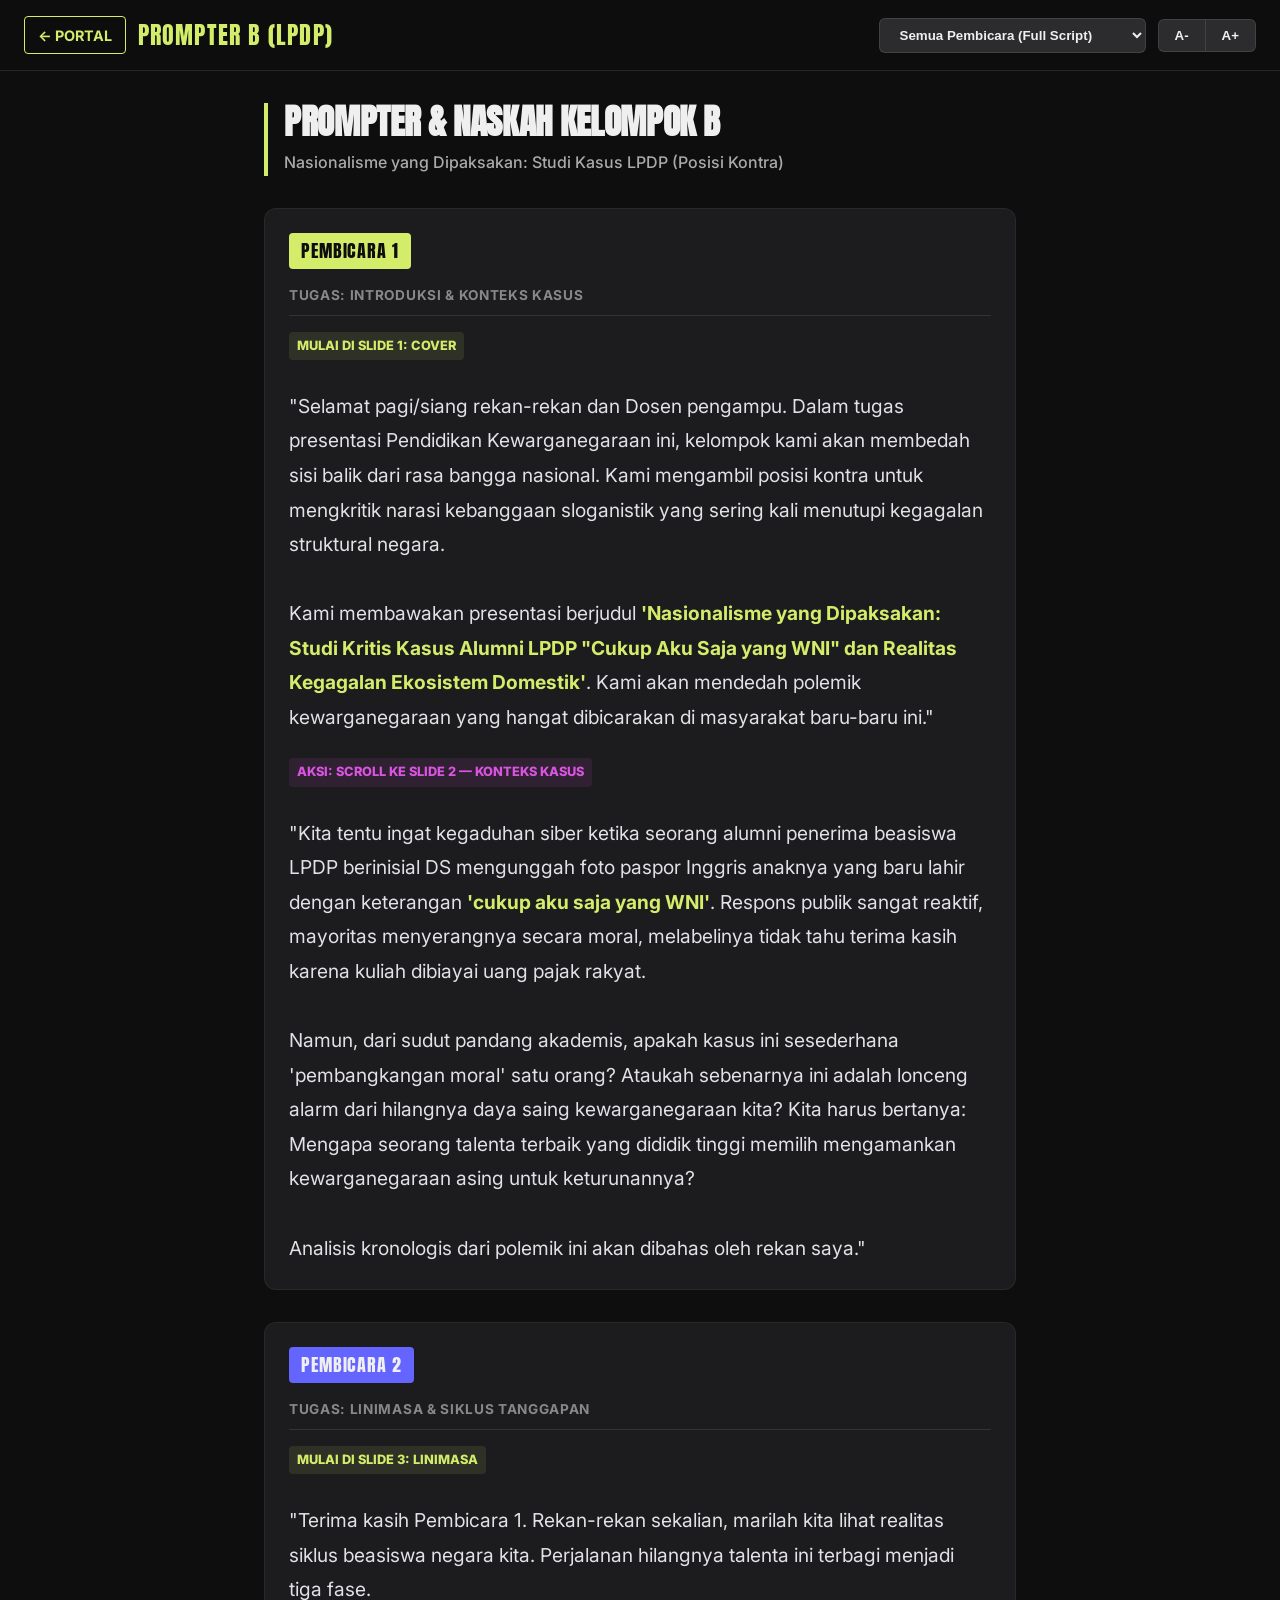
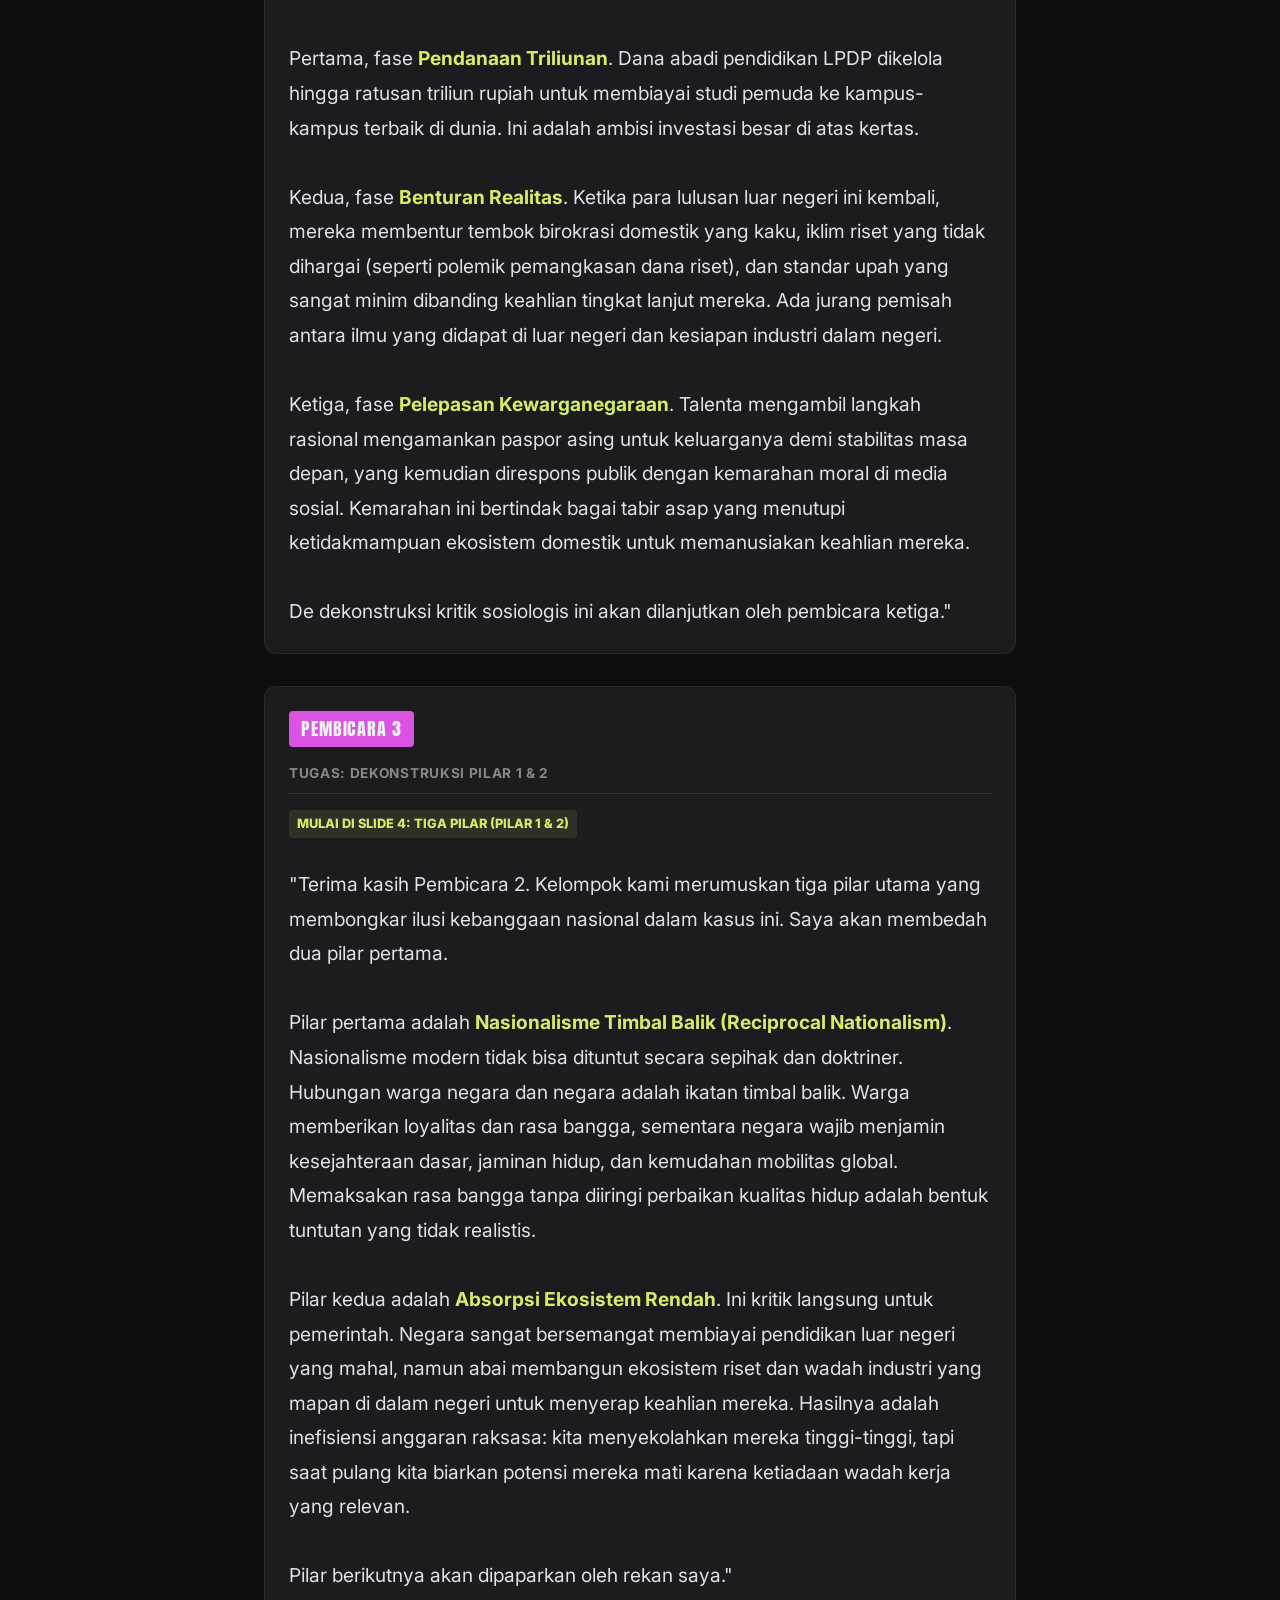
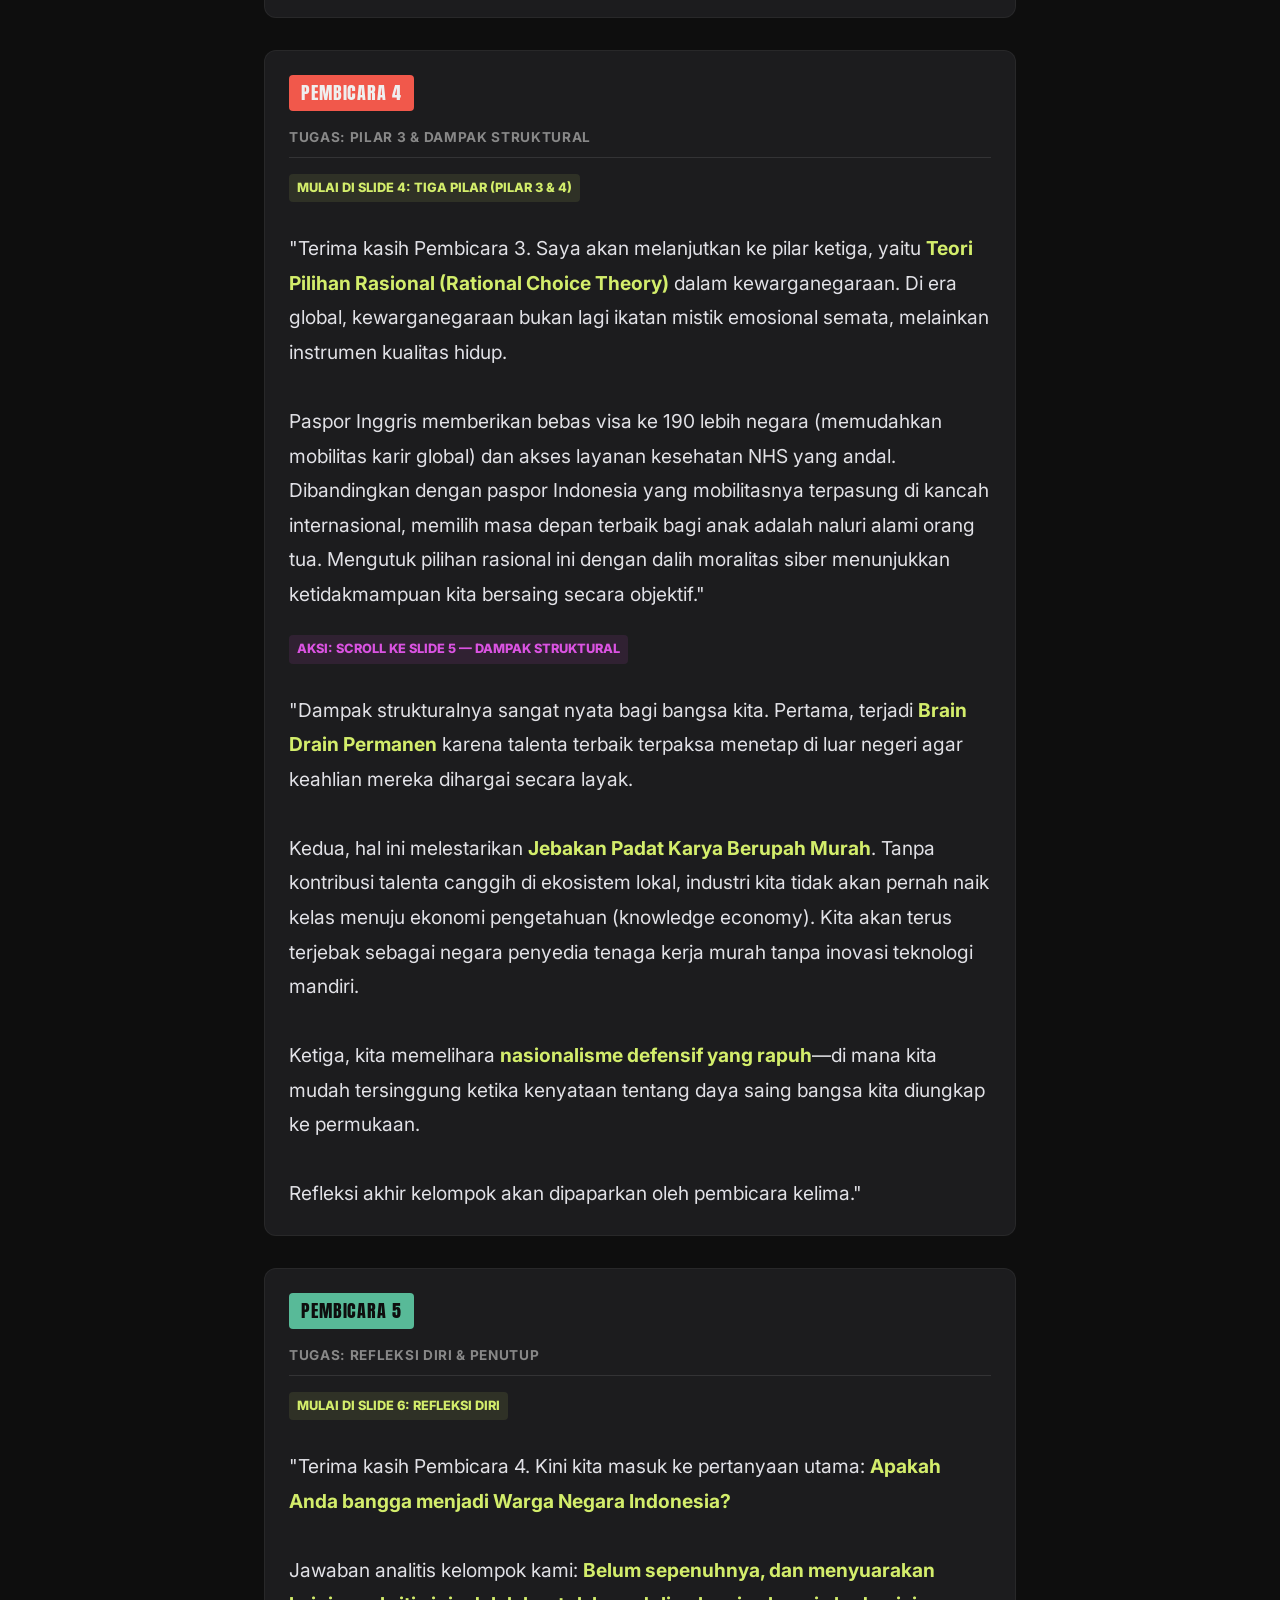
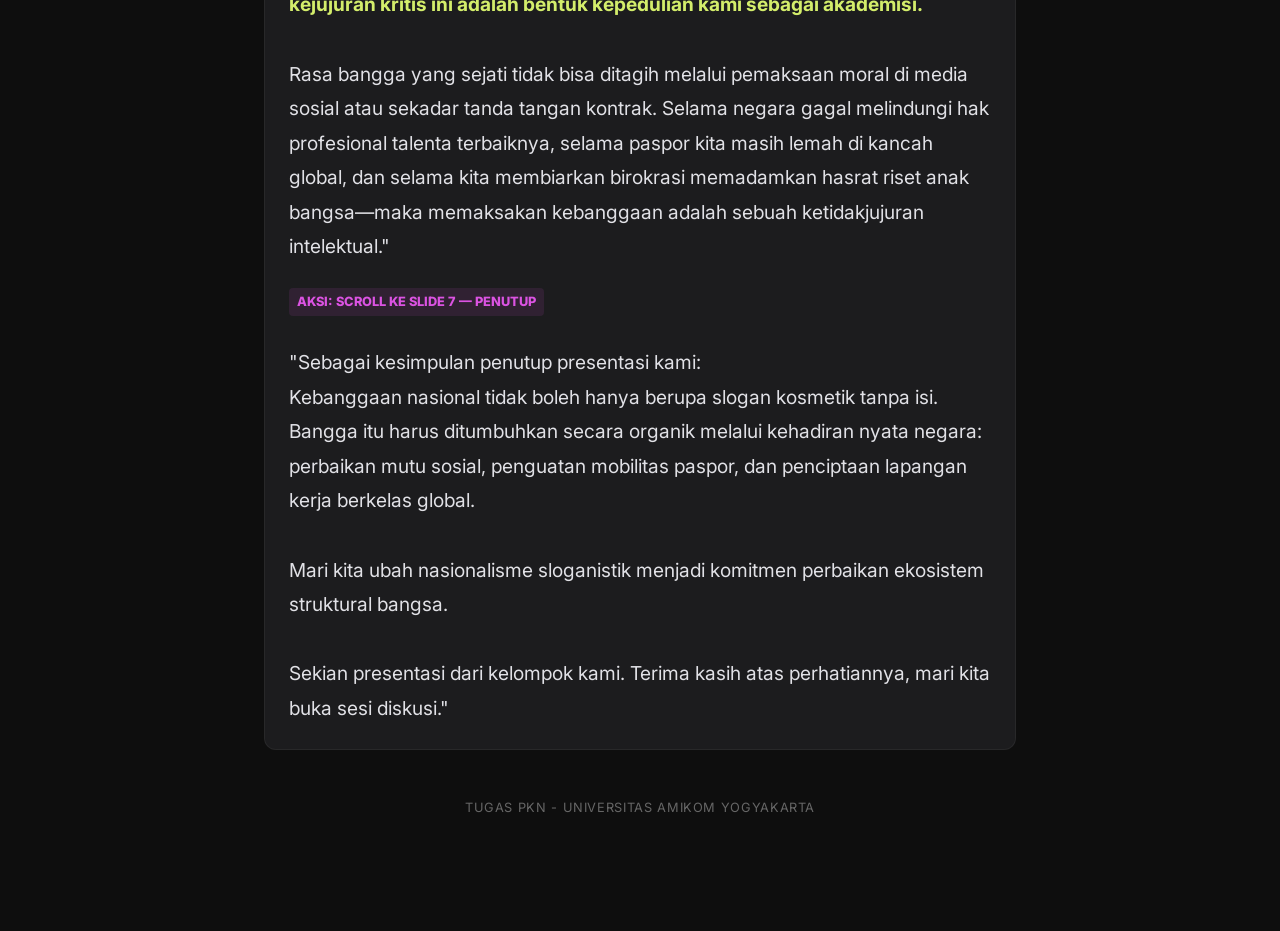
<file: prompter_b.html>
<!DOCTYPE html>
<html lang="id">
<head>
  <meta charset="UTF-8">
  <meta name="viewport" content="width=device-width, initial-scale=1.0">
  <title>Prompter & Naskah Pembicara B — PKN</title>
  <!-- Google Fonts: Inter and Anton -->
  <link rel="preconnect" href="https://fonts.googleapis.com">
  <link rel="preconnect" href="https://fonts.gstatic.com" crossorigin>
  <link href="https://fonts.googleapis.com/css2?family=Anton&family=Inter:wght@400;500;700;800;900&display=swap" rel="stylesheet">
  
  <style>
    :root {
      --color-lime: #d3ed6b;
      --color-indigo: #6464ff;
      --color-dark: #0e0e0e;
      --color-card-bg: #1c1c1e;
      --color-offwhite: #efefef;
      --color-pink: #db53e2;
      --color-mint: #58ba98;
      --color-coral: #f1584b;
      
      --font-body: 'Inter', sans-serif;
      --font-display: 'Anton', sans-serif;
    }

    * {
      box-sizing: border-box;
      margin: 0;
      padding: 0;
    }

    body {
      background-color: var(--color-dark);
      color: var(--color-offwhite);
      font-family: var(--font-body);
      line-height: 1.6;
      padding-bottom: 80px;
    }

    header {
      background: rgba(14, 14, 14, 0.9);
      backdrop-filter: blur(10px);
      position: sticky;
      top: 0;
      z-index: 100;
      border-bottom: 1px solid rgba(255, 255, 255, 0.1);
      padding: 1rem 1.5rem;
      display: flex;
      flex-direction: column;
      gap: 1rem;
    }

    @media (min-width: 768px) {
      header {
        flex-direction: row;
        align-items: center;
        justify-content: space-between;
      }
    }

    .header-title-area {
      display: flex;
      align-items: center;
      gap: 0.75rem;
    }

    .back-btn {
      color: var(--color-lime);
      text-decoration: none;
      font-weight: 700;
      font-size: 0.9rem;
      display: flex;
      align-items: center;
      gap: 0.25rem;
      text-transform: uppercase;
      border: 1px solid var(--color-lime);
      padding: 0.4rem 0.8rem;
      border-radius: 4px;
      transition: all 0.2s ease;
    }

    .back-btn:hover {
      background: var(--color-lime);
      color: var(--color-dark);
    }

    .logo {
      font-family: var(--font-display);
      font-size: 1.5rem;
      letter-spacing: 0.05em;
      text-transform: uppercase;
      color: var(--color-lime);
    }

    .controls-wrapper {
      display: flex;
      flex-wrap: wrap;
      gap: 0.75rem;
      align-items: center;
    }

    .font-controls {
      display: flex;
      background: #2c2c2e;
      border-radius: 6px;
      overflow: hidden;
      border: 1px solid rgba(255, 255, 255, 0.1);
    }

    .font-btn {
      background: none;
      border: none;
      color: var(--color-offwhite);
      padding: 0.5rem 1rem;
      font-weight: 700;
      cursor: pointer;
      transition: background 0.2s;
    }

    .font-btn:hover {
      background: rgba(255, 255, 255, 0.1);
    }

    .font-btn:first-child {
      border-right: 1px solid rgba(255, 255, 255, 0.1);
    }

    .speaker-select {
      background: #2c2c2e;
      color: var(--color-offwhite);
      border: 1px solid rgba(255, 255, 255, 0.1);
      padding: 0.5rem 1rem;
      border-radius: 6px;
      font-weight: 600;
      cursor: pointer;
      outline: none;
    }

    .container {
      max-width: 800px;
      margin: 2rem auto;
      padding: 0 1.5rem;
    }

    .doc-intro {
      margin-bottom: 2rem;
      border-left: 4px solid var(--color-lime);
      padding-left: 1rem;
    }

    .doc-title {
      font-family: var(--font-display);
      font-size: 2.2rem;
      line-height: 1.1;
      text-transform: uppercase;
      margin-bottom: 0.5rem;
      letter-spacing: -0.01em;
    }

    .doc-subtitle {
      font-size: 1rem;
      color: #aaa;
      font-weight: 500;
    }

    .speaker-card {
      background: var(--color-card-bg);
      border: 1px solid rgba(255, 255, 255, 0.05);
      border-radius: 12px;
      padding: 1.5rem;
      margin-bottom: 2rem;
      transition: transform 0.2s ease, border-color 0.2s ease;
      position: relative;
      overflow: hidden;
    }

    .speaker-card.active-filter {
      border-left: 6px solid var(--color-lime);
    }

    .speaker-badge {
      display: inline-block;
      font-family: var(--font-display);
      font-size: 1.1rem;
      padding: 0.25rem 0.75rem;
      border-radius: 4px;
      text-transform: uppercase;
      letter-spacing: 0.05em;
      margin-bottom: 1rem;
    }

    .badge-sp1 { background-color: var(--color-lime); color: var(--color-dark); }
    .badge-sp2 { background-color: var(--color-indigo); color: var(--color-offwhite); }
    .badge-sp3 { background-color: var(--color-pink); color: var(--color-offwhite); }
    .badge-sp4 { background-color: var(--color-coral); color: var(--color-offwhite); }
    .badge-sp5 { background-color: var(--color-mint); color: var(--color-dark); }

    .speaker-task {
      font-size: 0.85rem;
      text-transform: uppercase;
      font-weight: 700;
      color: #888;
      margin-bottom: 1rem;
      letter-spacing: 0.05em;
      border-bottom: 1px solid rgba(255, 255, 255, 0.1);
      padding-bottom: 0.5rem;
    }

    .cue {
      font-size: 0.8rem;
      text-transform: uppercase;
      font-weight: 800;
      color: var(--color-pink);
      background: rgba(219, 83, 226, 0.1);
      padding: 0.25rem 0.5rem;
      border-radius: 4px;
      display: inline-block;
      margin-bottom: 1rem;
    }

    .slide-cue {
      font-size: 0.8rem;
      text-transform: uppercase;
      font-weight: 800;
      color: var(--color-lime);
      background: rgba(211, 237, 107, 0.1);
      padding: 0.25rem 0.5rem;
      border-radius: 4px;
      display: inline-block;
      margin-bottom: 1rem;
    }

    .script-text {
      font-size: 1.2rem;
      line-height: 1.8;
      color: #e1e1e6;
      transition: font-size 0.2s ease;
    }

    .script-text strong {
      color: var(--color-lime);
      font-weight: 700;
    }

    .footer-note {
      text-align: center;
      color: #666;
      font-size: 0.8rem;
      margin-top: 3rem;
      text-transform: uppercase;
      letter-spacing: 0.05em;
    }
  </style>
</head>
<body>

  <header>
    <div class="header-title-area">
      <a href="index.html" class="back-btn">← Portal</a>
      <div class="logo">Prompter B (LPDP)</div>
    </div>

    <div class="controls-wrapper">
      <!-- Presenter Selector -->
      <select class="speaker-select" id="speakerSelect" aria-label="Filter Pembicara">
        <option value="all">Semua Pembicara (Full Script)</option>
        <option value="pembicara-1">Pembicara 1 (Intro & Konteks)</option>
        <option value="pembicara-2">Pembicara 2 (Linimasa)</option>
        <option value="pembicara-3">Pembicara 3 (Pilar 1 & 2)</option>
        <option value="pembicara-4">Pembicara 4 (Pilar 3 & Dampak)</option>
        <option value="pembicara-5">Pembicara 5 (Refleksi & Penutup)</option>
      </select>

      <!-- Font Size Adjustment -->
      <div class="font-controls">
        <button class="font-btn" id="fontDec" title="Perkecil teks">A-</button>
        <button class="font-btn" id="fontInc" title="Perbesar teks">A+</button>
      </div>
    </div>
  </header>

  <div class="container">
    <div class="doc-intro">
      <h1 class="doc-title">Prompter & Naskah Kelompok B</h1>
      <p class="doc-subtitle">Nasionalisme yang Dipaksakan: Studi Kasus LPDP (Posisi Kontra)</p>
    </div>

    <div id="prompterContent">
      <!-- Pembicara 1 -->
      <div class="speaker-card" data-speaker="pembicara-1">
        <span class="speaker-badge badge-sp1">Pembicara 1</span>
        <div class="speaker-task">Tugas: Introduksi & Konteks Kasus</div>
        <div>
          <span class="slide-cue">Mulai di Slide 1: Cover</span>
        </div>
        <p class="script-text" style="margin-top: 0.8rem;">
          "Selamat pagi/siang rekan-rekan dan Dosen pengampu. Dalam tugas presentasi Pendidikan Kewarganegaraan ini, kelompok kami akan membedah sisi balik dari rasa bangga nasional. Kami mengambil posisi kontra untuk mengkritik narasi kebanggaan sloganistik yang sering kali menutupi kegagalan struktural negara.<br><br>
          Kami membawakan presentasi berjudul <strong>'Nasionalisme yang Dipaksakan: Studi Kritis Kasus Alumni LPDP "Cukup Aku Saja yang WNI" dan Realitas Kegagalan Ekosistem Domestik'</strong>. Kami akan mendedah polemik kewarganegaraan yang hangat dibicarakan di masyarakat baru-baru ini."
        </p>
        <div style="margin-top: 1.5rem;">
          <span class="cue">Aksi: Scroll ke Slide 2 — Konteks Kasus</span>
        </div>
        <p class="script-text" style="margin-top: 0.8rem;">
          "Kita tentu ingat kegaduhan siber ketika seorang alumni penerima beasiswa LPDP berinisial DS mengunggah foto paspor Inggris anaknya yang baru lahir dengan keterangan <strong>'cukup aku saja yang WNI'</strong>. Respons publik sangat reaktif, mayoritas menyerangnya secara moral, melabelinya tidak tahu terima kasih karena kuliah dibiayai uang pajak rakyat.<br><br>
          Namun, dari sudut pandang akademis, apakah kasus ini sesederhana 'pembangkangan moral' satu orang? Ataukah sebenarnya ini adalah lonceng alarm dari hilangnya daya saing kewarganegaraan kita? Kita harus bertanya: Mengapa seorang talenta terbaik yang dididik tinggi memilih mengamankan kewarganegaraan asing untuk keturunannya?<br><br>
          Analisis kronologis dari polemik ini akan dibahas oleh rekan saya."
        </p>
      </div>

      <!-- Pembicara 2 -->
      <div class="speaker-card" data-speaker="pembicara-2">
        <span class="speaker-badge badge-sp2">Pembicara 2</span>
        <div class="speaker-task">Tugas: Linimasa & Siklus Tanggapan</div>
        <div>
          <span class="slide-cue">Mulai di Slide 3: Linimasa</span>
        </div>
        <p class="script-text" style="margin-top: 0.8rem;">
          "Terima kasih Pembicara 1. Rekan-rekan sekalian, marilah kita lihat realitas siklus beasiswa negara kita. Perjalanan hilangnya talenta ini terbagi menjadi tiga fase.<br><br>
          Pertama, fase <strong>Pendanaan Triliunan</strong>. Dana abadi pendidikan LPDP dikelola hingga ratusan triliun rupiah untuk membiayai studi pemuda ke kampus-kampus terbaik di dunia. Ini adalah ambisi investasi besar di atas kertas.<br><br>
          Kedua, fase <strong>Benturan Realitas</strong>. Ketika para lulusan luar negeri ini kembali, mereka membentur tembok birokrasi domestik yang kaku, iklim riset yang tidak dihargai (seperti polemik pemangkasan dana riset), dan standar upah yang sangat minim dibanding keahlian tingkat lanjut mereka. Ada jurang pemisah antara ilmu yang didapat di luar negeri dan kesiapan industri dalam negeri.<br><br>
          Ketiga, fase <strong>Pelepasan Kewarganegaraan</strong>. Talenta mengambil langkah rasional mengamankan paspor asing untuk keluarganya demi stabilitas masa depan, yang kemudian direspons publik dengan kemarahan moral di media sosial. Kemarahan ini bertindak bagai tabir asap yang menutupi ketidakmampuan ekosistem domestik untuk memanusiakan keahlian mereka.<br><br>
          De dekonstruksi kritik sosiologis ini akan dilanjutkan oleh pembicara ketiga."
        </p>
      </div>

      <!-- Pembicara 3 -->
      <div class="speaker-card" data-speaker="pembicara-3">
        <span class="speaker-badge badge-sp3">Pembicara 3</span>
        <div class="speaker-task">Tugas: Dekonstruksi Pilar 1 & 2</div>
        <div>
          <span class="slide-cue">Mulai di Slide 4: Tiga Pilar (Pilar 1 & 2)</span>
        </div>
        <p class="script-text" style="margin-top: 0.8rem;">
          "Terima kasih Pembicara 2. Kelompok kami merumuskan tiga pilar utama yang membongkar ilusi kebanggaan nasional dalam kasus ini. Saya akan membedah dua pilar pertama.<br><br>
          Pilar pertama adalah <strong>Nasionalisme Timbal Balik (Reciprocal Nationalism)</strong>. Nasionalisme modern tidak bisa dituntut secara sepihak dan doktriner. Hubungan warga negara dan negara adalah ikatan timbal balik. Warga memberikan loyalitas dan rasa bangga, sementara negara wajib menjamin kesejahteraan dasar, jaminan hidup, dan kemudahan mobilitas global. Memaksakan rasa bangga tanpa diiringi perbaikan kualitas hidup adalah bentuk tuntutan yang tidak realistis.<br><br>
          Pilar kedua adalah <strong>Absorpsi Ekosistem Rendah</strong>. Ini kritik langsung untuk pemerintah. Negara sangat bersemangat membiayai pendidikan luar negeri yang mahal, namun abai membangun ekosistem riset dan wadah industri yang mapan di dalam negeri untuk menyerap keahlian mereka. Hasilnya adalah inefisiensi anggaran raksasa: kita menyekolahkan mereka tinggi-tinggi, tapi saat pulang kita biarkan potensi mereka mati karena ketiadaan wadah kerja yang relevan.<br><br>
          Pilar berikutnya akan dipaparkan oleh rekan saya."
        </p>
      </div>

      <!-- Pembicara 4 -->
      <div class="speaker-card" data-speaker="pembicara-4">
        <span class="speaker-badge badge-sp4">Pembicara 4</span>
        <div class="speaker-task">Tugas: Pilar 3 & Dampak Struktural</div>
        <div>
          <span class="slide-cue">Mulai di Slide 4: Tiga Pilar (Pilar 3 & 4)</span>
        </div>
        <p class="script-text" style="margin-top: 0.8rem;">
          "Terima kasih Pembicara 3. Saya akan melanjutkan ke pilar ketiga, yaitu <strong>Teori Pilihan Rasional (Rational Choice Theory)</strong> dalam kewarganegaraan. Di era global, kewarganegaraan bukan lagi ikatan mistik emosional semata, melainkan instrumen kualitas hidup. <br><br>
          Paspor Inggris memberikan bebas visa ke 190 lebih negara (memudahkan mobilitas karir global) dan akses layanan kesehatan NHS yang andal. Dibandingkan dengan paspor Indonesia yang mobilitasnya terpasung di kancah internasional, memilih masa depan terbaik bagi anak adalah naluri alami orang tua. Mengutuk pilihan rasional ini dengan dalih moralitas siber menunjukkan ketidakmampuan kita bersaing secara objektif."
        </p>
        <div style="margin-top: 1.5rem;">
          <span class="cue">Aksi: Scroll ke Slide 5 — Dampak Struktural</span>
        </div>
        <p class="script-text" style="margin-top: 0.8rem;">
          "Dampak strukturalnya sangat nyata bagi bangsa kita. Pertama, terjadi <strong>Brain Drain Permanen</strong> karena talenta terbaik terpaksa menetap di luar negeri agar keahlian mereka dihargai secara layak. <br><br>
          Kedua, hal ini melestarikan <strong>Jebakan Padat Karya Berupah Murah</strong>. Tanpa kontribusi talenta canggih di ekosistem lokal, industri kita tidak akan pernah naik kelas menuju ekonomi pengetahuan (knowledge economy). Kita akan terus terjebak sebagai negara penyedia tenaga kerja murah tanpa inovasi teknologi mandiri.<br><br>
          Ketiga, kita memelihara <strong>nasionalisme defensif yang rapuh</strong>—di mana kita mudah tersinggung ketika kenyataan tentang daya saing bangsa kita diungkap ke permukaan.<br><br>
          Refleksi akhir kelompok akan dipaparkan oleh pembicara kelima."
        </p>
      </div>

      <!-- Pembicara 5 -->
      <div class="speaker-card" data-speaker="pembicara-5">
        <span class="speaker-badge badge-sp5">Pembicara 5</span>
        <div class="speaker-task">Tugas: Refleksi Diri & Penutup</div>
        <div>
          <span class="slide-cue">Mulai di Slide 6: Refleksi Diri</span>
        </div>
        <p class="script-text" style="margin-top: 0.8rem;">
          "Terima kasih Pembicara 4. Kini kita masuk ke pertanyaan utama: <strong>Apakah Anda bangga menjadi Warga Negara Indonesia?</strong><br><br>
          Jawaban analitis kelompok kami: <strong>Belum sepenuhnya, dan menyuarakan kejujuran kritis ini adalah bentuk kepedulian kami sebagai akademisi.</strong><br><br>
          Rasa bangga yang sejati tidak bisa ditagih melalui pemaksaan moral di media sosial atau sekadar tanda tangan kontrak. Selama negara gagal melindungi hak profesional talenta terbaiknya, selama paspor kita masih lemah di kancah global, dan selama kita membiarkan birokrasi memadamkan hasrat riset anak bangsa—maka memaksakan kebanggaan adalah sebuah ketidakjujuran intelektual."
        </p>
        <div style="margin-top: 1.5rem;">
          <span class="cue">Aksi: Scroll ke Slide 7 — Penutup</span>
        </div>
        <p class="script-text" style="margin-top: 0.8rem;">
          "Sebagai kesimpulan penutup presentasi kami:<br>
          Kebanggaan nasional tidak boleh hanya berupa slogan kosmetik tanpa isi. Bangga itu harus ditumbuhkan secara organik melalui kehadiran nyata negara: perbaikan mutu sosial, penguatan mobilitas paspor, dan penciptaan lapangan kerja berkelas global.<br><br>
          Mari kita ubah nasionalisme sloganistik menjadi komitmen perbaikan ekosistem struktural bangsa.<br><br>
          Sekian presentasi dari kelompok kami. Terima kasih atas perhatiannya, mari kita buka sesi diskusi."
        </p>
      </div>
    </div>

    <div class="footer-note">
      TUGAS PKN - UNIVERSITAS AMIKOM YOGYAKARTA
    </div>
  </div>

  <script>
    document.addEventListener('DOMContentLoaded', () => {
      const speakerSelect = document.getElementById('speakerSelect');
      const cards = document.querySelectorAll('.speaker-card');
      const fontDec = document.getElementById('fontDec');
      const fontInc = document.getElementById('fontInc');
      const scriptTexts = document.querySelectorAll('.script-text');

      // Filter Pembicara
      speakerSelect.addEventListener('change', (e) => {
        const val = e.target.value;
        cards.forEach(card => {
          if (val === 'all') {
            card.style.display = 'block';
            card.classList.remove('active-filter');
          } else {
            if (card.getAttribute('data-speaker') === val) {
              card.style.display = 'block';
              card.classList.add('active-filter');
              card.scrollIntoView({ behavior: 'smooth', block: 'center' });
            } else {
              card.style.display = 'none';
              card.classList.remove('active-filter');
            }
          }
        });
      });

      // Kontrol Ukuran Font
      let currentSize = 1.2; // default in rem
      fontInc.addEventListener('click', () => {
        if (currentSize < 2.0) {
          currentSize += 0.1;
          scriptTexts.forEach(el => el.style.fontSize = `${currentSize}rem`);
        }
      });

      fontDec.addEventListener('click', () => {
        if (currentSize > 0.9) {
          currentSize -= 0.1;
          scriptTexts.forEach(el => el.style.fontSize = `${currentSize}rem`);
        }
      });
    });
  </script>
</body>
</html>
</file>
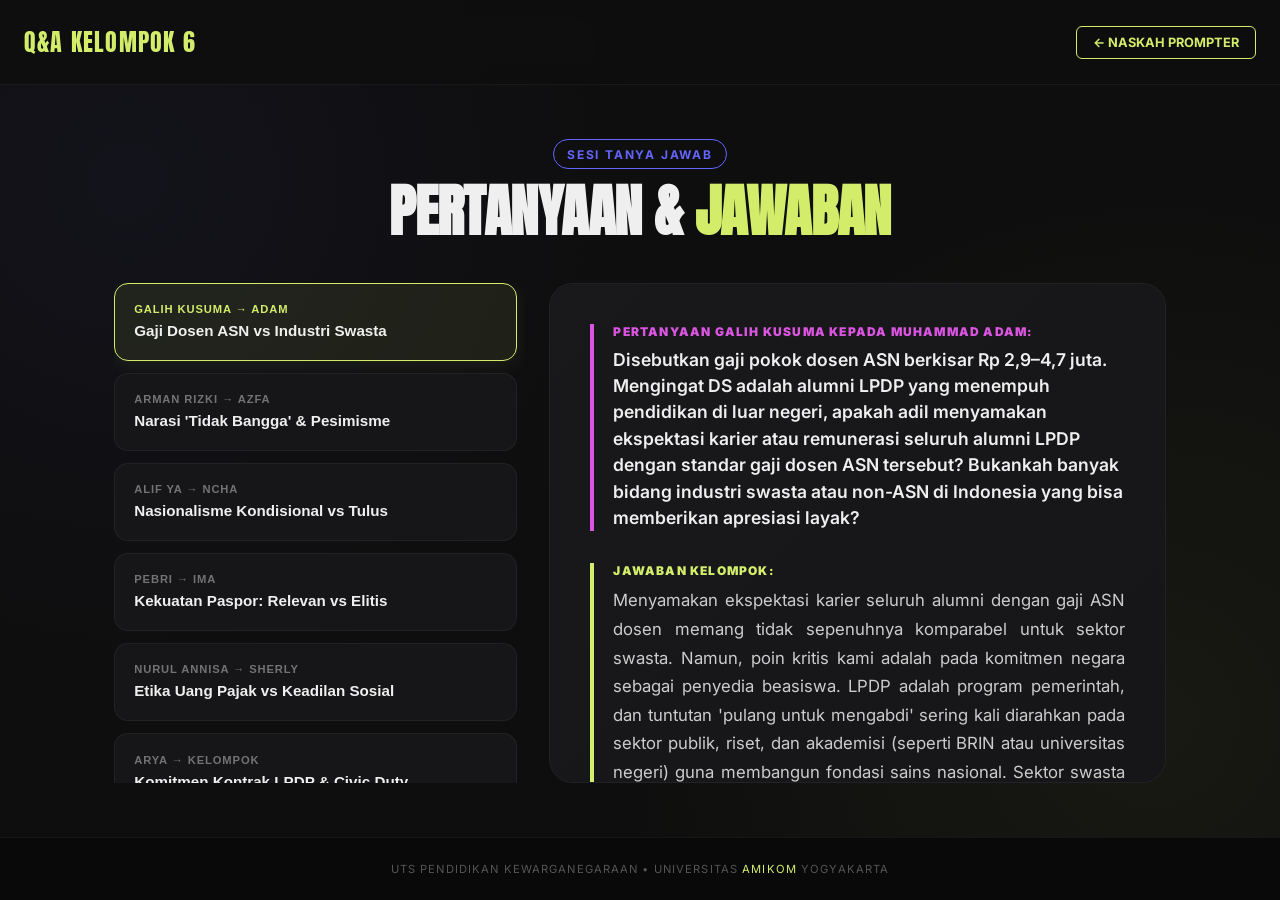
<file: qa_slides.html>
<!DOCTYPE html>
<html lang="id">
<head>
  <meta charset="UTF-8">
  <meta name="viewport" content="width=device-width, initial-scale=1.0">
  <title>Slide Tanya Jawab (Q&A) — Kelompok 6 PKN</title>
  <!-- Google Fonts: Inter and Anton -->
  <link rel="preconnect" href="https://fonts.googleapis.com">
  <link rel="preconnect" href="https://fonts.gstatic.com" crossorigin>
  <link href="https://fonts.googleapis.com/css2?family=Anton&family=Inter:wght@400;500;700;800;900&display=swap" rel="stylesheet">
  
  <style>
    :root {
      --color-lime: #d3ed6b;
      --color-indigo: #6464ff;
      --color-dark: #0e0e0e;
      --color-card-bg: #161618;
      --color-offwhite: #efefef;
      --color-pink: #db53e2;
      --color-coral: #f1584b;
      --color-mint: #58ba98;
      
      --font-body: 'Inter', sans-serif;
      --font-display: 'Anton', sans-serif;
    }

    * {
      box-sizing: border-box;
      margin: 0;
      padding: 0;
    }

    body {
      background-color: var(--color-dark);
      color: var(--color-offwhite);
      font-family: var(--font-body);
      min-height: 100vh;
      display: flex;
      flex-direction: column;
      justify-content: space-between;
      overflow-x: hidden;
      position: relative;
    }

    /* Grid Background Decorative */
    body::before {
      content: "";
      position: absolute;
      top: 0;
      left: 0;
      width: 100%;
      height: 100%;
      background-image: 
        radial-gradient(circle at 10% 20%, rgba(100, 100, 255, 0.05) 0%, transparent 40%),
        radial-gradient(circle at 90% 80%, rgba(211, 237, 107, 0.05) 0%, transparent 40%);
      pointer-events: none;
      z-index: 0;
    }

    header {
      padding: 1.5rem;
      display: flex;
      justify-content: space-between;
      align-items: center;
      border-bottom: 1px solid rgba(255, 255, 255, 0.05);
      position: relative;
      z-index: 10;
      background: rgba(14, 14, 14, 0.8);
      backdrop-filter: blur(10px);
    }

    .back-btn {
      color: var(--color-lime);
      text-decoration: none;
      font-weight: 700;
      font-size: 0.8rem;
      text-transform: uppercase;
      border: 1px solid var(--color-lime);
      padding: 0.5rem 1rem;
      border-radius: 6px;
      transition: all 0.3s ease;
    }

    .back-btn:hover {
      background: var(--color-lime);
      color: var(--color-dark);
      box-shadow: 0 0 15px rgba(211, 237, 107, 0.2);
    }

    .logo {
      font-family: var(--font-display);
      font-size: 1.5rem;
      letter-spacing: 0.05em;
      text-transform: uppercase;
      color: var(--color-lime);
    }

    .container {
      max-width: 1100px;
      width: 100%;
      margin: 0 auto;
      padding: 2rem 1.5rem;
      flex: 1;
      display: flex;
      flex-direction: column;
      justify-content: center;
      position: relative;
      z-index: 1;
    }

    .slide-title-area {
      text-align: center;
      margin-bottom: 2.5rem;
    }

    .slide-tag {
      display: inline-block;
      border: 1px solid var(--color-indigo);
      color: var(--color-indigo);
      font-weight: 700;
      font-size: 0.75rem;
      text-transform: uppercase;
      letter-spacing: 0.15em;
      padding: 0.4rem 0.8rem;
      border-radius: 50px;
      margin-bottom: 0.75rem;
    }

    .slide-title {
      font-family: var(--font-display);
      font-size: clamp(2rem, 5vw, 3.5rem);
      text-transform: uppercase;
      line-height: 1.1;
      letter-spacing: -0.01em;
    }

    .slide-title span {
      color: var(--color-lime);
    }

    /* Q&A Interactive Panel */
    .qa-panel {
      display: grid;
      grid-template-columns: 1fr;
      gap: 1.5rem;
      min-height: 450px;
    }

    @media (min-width: 850px) {
      .qa-panel {
        grid-template-columns: 1fr 1.5fr;
      }
    }

    .qa-sidebar {
      display: flex;
      flex-direction: column;
      gap: 0.75rem;
      overflow-y: auto;
      max-height: 500px;
      padding-right: 0.5rem;
    }

    /* Custom Scrollbar */
    .qa-sidebar::-webkit-scrollbar,
    .qa-body::-webkit-scrollbar {
      width: 6px;
    }
    .qa-sidebar::-webkit-scrollbar-track,
    .qa-body::-webkit-scrollbar-track {
      background: rgba(0, 0, 0, 0.1);
      border-radius: 3px;
    }
    .qa-sidebar::-webkit-scrollbar-thumb,
    .qa-body::-webkit-scrollbar-thumb {
      background: rgba(255, 255, 255, 0.1);
      border-radius: 3px;
    }

    .qa-button {
      background: var(--color-card-bg);
      border: 1px solid rgba(255, 255, 255, 0.05);
      border-radius: 14px;
      padding: 1.2rem;
      text-align: left;
      cursor: pointer;
      color: var(--color-offwhite);
      transition: all 0.3s cubic-bezier(0.16, 1, 0.3, 1);
      display: flex;
      flex-direction: column;
      gap: 6px;
    }

    .qa-button:hover {
      background: rgba(255, 255, 255, 0.05);
      border-color: var(--color-lime);
      transform: translateX(5px);
    }

    .qa-button.active {
      background: rgba(211, 237, 107, 0.08);
      border-color: var(--color-lime);
      box-shadow: 0 4px 20px rgba(211, 237, 107, 0.08);
    }

    .qa-asker-meta {
      font-size: 0.7rem;
      font-weight: 800;
      text-transform: uppercase;
      letter-spacing: 0.08em;
      color: rgba(255, 255, 255, 0.4);
      transition: color 0.3s;
    }

    .qa-button.active .qa-asker-meta {
      color: var(--color-lime);
    }

    .qa-summary-text {
      font-size: 0.95rem;
      font-weight: 700;
      line-height: 1.3;
    }

    .qa-body {
      background: var(--color-card-bg);
      border: 1px solid rgba(255, 255, 255, 0.05);
      border-radius: 24px;
      padding: 2.5rem;
      display: flex;
      flex-direction: column;
      justify-content: flex-start;
      overflow-y: auto;
      max-height: 500px;
      position: relative;
    }

    .qa-body::before {
      content: "";
      position: absolute;
      top: 0;
      left: 0;
      width: 100%;
      height: 100%;
      background: linear-gradient(135deg, rgba(255,255,255,0.01) 0%, transparent 100%);
      pointer-events: none;
    }

    .section-title {
      font-size: 0.75rem;
      font-weight: 900;
      text-transform: uppercase;
      letter-spacing: 0.1em;
      margin-bottom: 0.5rem;
      display: block;
    }

    .question-section {
      border-left: 4px solid var(--color-pink);
      padding-left: 1.2rem;
      margin-bottom: 2rem;
    }

    .question-section .section-title {
      color: var(--color-pink);
    }

    .question-text {
      font-size: 1.1rem;
      font-weight: 600;
      line-height: 1.5;
      color: var(--color-offwhite);
    }

    .answer-section {
      border-left: 4px solid var(--color-lime);
      padding-left: 1.2rem;
      flex: 1;
    }

    .answer-section .section-title {
      color: var(--color-lime);
    }

    .answer-text {
      font-size: 1.05rem;
      line-height: 1.7;
      color: #ccc;
      text-align: justify;
    }

    footer {
      border-top: 1px solid rgba(255, 255, 255, 0.05);
      padding: 1.5rem;
      text-align: center;
      background: #09090a;
      font-size: 0.7rem;
      color: #555;
      text-transform: uppercase;
      letter-spacing: 0.1em;
      position: relative;
      z-index: 10;
    }

    footer span {
      color: var(--color-lime);
    }
  </style>
</head>
<body>

  <header>
    <div class="logo">Q&A Kelompok 6</div>
    <a href="prompter_b.html" class="back-btn">← Naskah Prompter</a>
  </header>

  <div class="container">
    <div class="slide-title-area">
      <div class="slide-tag">Sesi Tanya Jawab</div>
      <h1 class="slide-title">Pertanyaan & <span>Jawaban</span></h1>
    </div>

    <div class="qa-panel">
      <!-- Left: Sidebar list -->
      <div class="qa-sidebar">
        <!-- Question 1 -->
        <button class="qa-button active" onclick="loadQA(0)">
          <span class="qa-asker-meta">Galih Kusuma → Adam</span>
          <span class="qa-summary-text">Gaji Dosen ASN vs Industri Swasta</span>
        </button>
        <!-- Question 2 -->
        <button class="qa-button" onclick="loadQA(1)">
          <span class="qa-asker-meta">Arman Rizki → Azfa</span>
          <span class="qa-summary-text">Narasi 'Tidak Bangga' & Pesimisme</span>
        </button>
        <!-- Question 3 -->
        <button class="qa-button" onclick="loadQA(2)">
          <span class="qa-asker-meta">Alif Ya → Ncha</span>
          <span class="qa-summary-text">Nasionalisme Kondisional vs Tulus</span>
        </button>
        <!-- Question 4 -->
        <button class="qa-button" onclick="loadQA(3)">
          <span class="qa-asker-meta">Pebri → Ima</span>
          <span class="qa-summary-text">Kekuatan Paspor: Relevan vs Elitis</span>
        </button>
        <!-- Question 5 -->
        <button class="qa-button" onclick="loadQA(4)">
          <span class="qa-asker-meta">Nurul Annisa → Sherly</span>
          <span class="qa-summary-text">Etika Uang Pajak vs Keadilan Sosial</span>
        </button>
        <!-- Question 6 -->
        <button class="qa-button" onclick="loadQA(5)">
          <span class="qa-asker-meta">Arya → Kelompok</span>
          <span class="qa-summary-text">Komitmen Kontrak LPDP & Civic Duty</span>
        </button>
      </div>

      <!-- Right: Content Display -->
      <div class="qa-body">
        <div class="question-section">
          <span class="section-title" id="askerLabel">Pertanyaan Galih Kusuma Kepada Muhammad Adam:</span>
          <p class="question-text" id="questionText">Memuat pertanyaan...</p>
        </div>

        <div class="answer-section">
          <span class="section-title">Jawaban Kelompok:</span>
          <p class="answer-text" id="answerText">Memuat jawaban...</p>
        </div>
      </div>
    </div>
  </div>

  <footer>
    UTS PENDIDIKAN KEWARGANEGARAAN • UNIVERSITAS <span>AMIKOM</span> YOGYAKARTA
  </footer>

  <script>
    const qaDatabase = [
      {
        label: "Pertanyaan Galih Kusuma Kepada Muhammad Adam:",
        question: "Disebutkan gaji pokok dosen ASN berkisar Rp 2,9–4,7 juta. Mengingat DS adalah alumni LPDP yang menempuh pendidikan di luar negeri, apakah adil menyamakan ekspektasi karier atau remunerasi seluruh alumni LPDP dengan standar gaji dosen ASN tersebut? Bukankah banyak bidang industri swasta atau non-ASN di Indonesia yang bisa memberikan apresiasi layak?",
        answer: "Menyamakan ekspektasi karier seluruh alumni dengan gaji ASN dosen memang tidak sepenuhnya komparabel untuk sektor swasta. Namun, poin kritis kami adalah pada komitmen negara sebagai penyedia beasiswa. LPDP adalah program pemerintah, dan tuntutan 'pulang untuk mengabdi' sering kali diarahkan pada sektor publik, riset, dan akademisi (seperti BRIN atau universitas negeri) guna membangun fondasi sains nasional. Sektor swasta Indonesia memang menawarkan gaji lebih tinggi, tetapi serapannya sangat terbatas untuk keahlian riset tingkat lanjut (R&D) yang bersifat teoritis atau berteknologi tinggi. Jika negara membiayai studi lanjutan menggunakan APBN, sudah sepatutnya ekosistem sektor publik juga direformasi agar sanggup menyerap talenta riset secara layak, tidak hanya menggantungkan harapan pada inisiatif swasta."
      },
      {
        label: "Pertanyaan Arman Rizki Kepada Yudistira Azfa Dani Wibowo:",
        question: "Jika kelompok intelektual seperti kalian terus mengampanyekan narasi 'tidak bangga' dan mempromosikan fenomena #KaburAjaDulu, bukankah hal ini justru memicu pesimisme massal yang membuat Indonesia semakin terpuruk karena ditinggal generasi pintarnya?",
        answer: "Narasi 'tidak bangga' yang kami sampaikan bukan bertujuan untuk menyebarkan pesimisme buta atau keputusasaan (defeatism), melainkan sebagai 'alarm kritis' (critical warning). Patriotisme tidak selalu berarti pujian tanpa syarat. Mengakui bahwa ekosistem kita belum siap menghargai talenta adalah langkah pertama untuk perbaikan nyata (problem recognition). Justru dengan terus menyuarakan kritik ini secara terbuka, kami mendesak para pengambil kebijakan untuk segera mereformasi birokrasi, iklim riset, dan sistem upah. Menutupi kelemahan struktural dengan paksaan moral nasionalisme semu justru akan memperlama pembenahan sistemik tersebut."
      },
      {
        label: "Pertanyaan Alif Ya Asta Rini Kepada Nisa Athifah:",
        question: "Jika rasa bangga terhadap negara hanya muncul ketika negara mampu memenuhi harapan warganya, apakah itu masih nasionalisme yang tulus? Bukankah hal tersebut membuat cinta terhadap negara menjadi bersifat kondisional dan mudah berpindah ke negara lain yang menawarkan fasilitas lebih baik?",
        answer: "Nasionalisme modern di era globalisasi tidak lagi berbentuk kesetiaan dogmatis satu arah yang feudal. Kami bersandar pada konsep 'Nasionalisme Reciprocal' (Timbal Balik) yang rasional. Hubungan antara warga negara dan negara adalah ikatan kontrak sosial yang dinamis. Cinta pada negara tetap ada, namun cinta yang dewasa menuntut akuntabilitas. Menuntut warga negara memberikan loyalitas tanpa batas sementara negara tidak memberikan jaminan keamanan sosial, hukum, dan kesejahteraan yang mendasar adalah bentuk eksploitasi. Nasionalisme yang tulus justru menuntut negara untuk terus berbenah agar layak dicintai, bukan sekadar memanfaatkan romantisme emosional warganya."
      },
      {
        label: "Pertanyaan Pebri Kepada Wasima Juhaina:",
        question: "Kelompok kalian menjadikan kekuatan paspor sebagai salah satu alasan rasional untuk memilih kewarganegaraan Inggris. Tapi bukankah akses ke 190+ negara itu hanya relevan bagi segelintir orang yang sering bepergian ke luar negeri? Apakah argumen ini benar-benar mewakili kebutuhan mayoritas rakyat Indonesia, atau justru hanya mencerminkan sudut pandang kalangan elite saja?",
        answer: "Kami sepakat bahwa kekuatan paspor adalah masalah sekunder bagi mayoritas rakyat kelas pekerja yang berfokus pada kebutuhan domestik. Namun, dalam konteks studi kasus alumni LPDP (talenta riset/akademisi global), kekuatan paspor adalah instrumen krusial bagi mobilitas intelektual. Untuk melakukan kolaborasi riset internasional, menghadiri simposium, atau mengakses pendanaan global, peneliti Indonesia sering kali terhambat oleh proses visa yang rumit dan diskriminatif. Dari sudut pandang sosiologi talenta, kebebasan mobilitas ini adalah kebutuhan produktif, bukan sekadar gaya hidup mewah kalangan elite. Hal ini juga menjadi pengingat bahwa daya tawar kewarganegaraan kita di kancah global masih perlu ditingkatkan secara signifikan."
      },
      {
        label: "Pertanyaan Nurul Annisa Kepada Sherly Meisya:",
        question: "Jika alumni LPDP memilih bermigrasi ke Inggris demi kualitas hidup pribadi, bukankah itu mencederai keadilan bagi masyarakat bawah yang pajaknya membiayai beasiswa mereka? Apakah etis membenarkan sikap “tidak bangga menjadi WNI” , sementara tindakan tersebut justru membuat Indonesia semakin terpuruk karena kehilangan generasi terbaiknya?",
        answer: "Ini adalah dilema moral terbesar dalam kasus LPDP. Secara hukum dan keadilan distributif, tindakan tidak kembali memang mencederai komitmen moral terhadap pembayar pajak. Namun, kita juga harus melihat realitas bahwa memaksa mereka pulang ke ekosistem yang tidak menyediakan ruang tumbuh (misal: peneliti tanpa laboratorium yang memadai, dosen tanpa dana riset) hanya akan membuang investasi triliunan rupiah secara sia-sia. Pilihan terbaik secara rasional adalah membangun kerja sama diaspora. Daripada memaksa pulang secara fisik ke ekosistem yang mandek, kontribusi bisa dilakukan melalui transfer teknologi, jejaring riset internasional, atau kolaborasi luar negeri. Dengan demikian, investasi pajak rakyat tetap kembali dalam bentuk inovasi, meski tidak dalam bentuk kehadiran fisik."
      },
      {
        label: "Pertanyaan Arya Kepada Kelompok (Yudistira Azfa / Kelompok):",
        question: "Kelompok Anda menekankan bahwa nasionalisme adalah hubungan timbal balik dan memaklumi pilihan rasional alumni yang menetap di luar negeri karena ekosistem domestik yang belum siap. Namun, secara hukum, setiap penerima beasiswa LPDP telah menandatangani kontrak tertulis yang sah untuk kembali dan mengabdi setelah lulus. Apakah melanggar kesepakatan hukum tertulis tersebut tetap dapat dibenarkan secara etis hanya dengan dalih 'negara belum siap'? Bukankah kepatuhan terhadap hukum dan janji tertulis merupakan salah satu pilar dasar dari tanggung jawab seorang warga negara (civic duty)?",
        answer: "Secara hukum positif, pelanggaran kontrak (wanprestasi) jelas tidak dapat dibenarkan dan pelaku harus menerima konsekuensi/sanksi finansial sesuai aturan LPDP (seperti pengembalian dana penuh). Namun, dari perspektif etika kebajikan (virtue ethics) dan keadilan sosial, ada ketimpangan kontrak di mana negara menuntut kewajiban pengabdian fisik tanpa memenuhi komitmen penyediaan ekosistem kerja yang layak. Ketika hukum positif bentrok dengan ketidakmampuan struktural negara untuk memfasilitasi keahlian tersebut, maka pelanggaran kontrak menjadi pilihan darurat demi keberlangsungan karir dan kontribusi ilmiah nyata. Solusi etisnya bukanlah membenarkan pelanggaran hukum, melainkan mendesak negara membenahi klausul kontrak agar lebih fleksibel (seperti pengabdian jarak jauh) serta mereformasi ekosistem domestik secara paralel."
      }
    ];

    const askerLabel = document.getElementById('askerLabel');
    const questionText = document.getElementById('questionText');
    const answerText = document.getElementById('answerText');

    window.loadQA = function(idx) {
      const buttons = document.querySelectorAll('.qa-button');
      buttons.forEach((btn, i) => {
        btn.classList.toggle('active', i === idx);
      });

      const data = qaDatabase[idx];
      if (data) {
        askerLabel.textContent = data.label;
        questionText.textContent = data.question;
        answerText.textContent = data.answer;
      }
    };

    // Initialize first QA on load
    document.addEventListener('DOMContentLoaded', () => {
      window.loadQA(0);
    });
  </script>
</body>
</html>
</file>
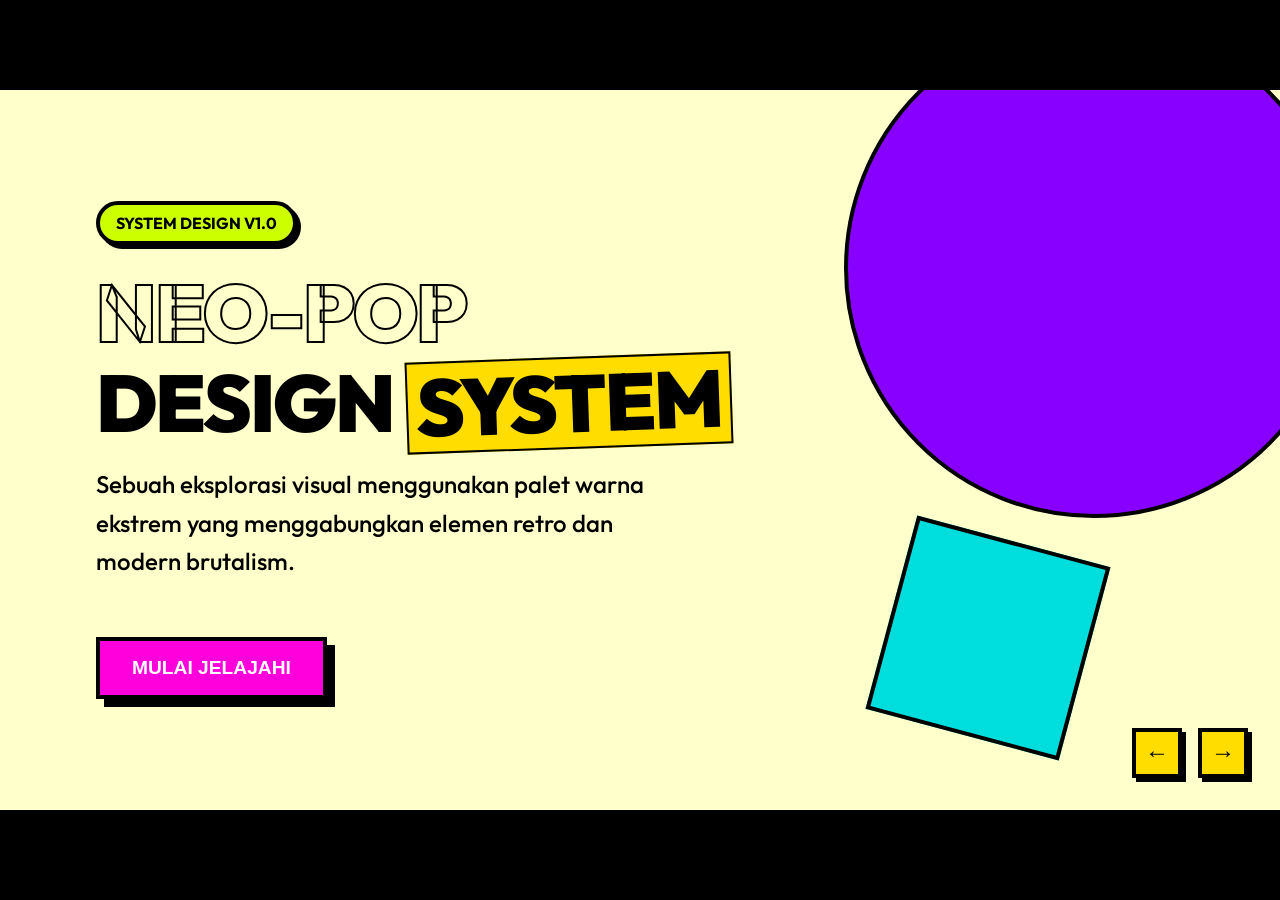
<file: system.html>
<!DOCTYPE html>
<html lang="id">
<head>
    <meta charset="UTF-8">
    <meta name="viewport" content="width=device-width, initial-scale=1.0">
    <title>Design System Presentation</title>
    <link href="https://fonts.googleapis.com/css2?family=Outfit:wght@300;500;700;900&display=swap" rel="stylesheet">
    <style>
        /* =========================================
           1. COLOR PALETTE (CSS VARIABLES)
           ========================================= */
        :root {
            /* Neutrals */
            --c-black: #000000;
            --c-dark-gray: #585858;
            --c-silver: #c0c0c0;
            --c-off-white: #f0f0f0;
            
            /* Muted / Earthy */
            --c-pale-yellow: #ffffcc;
            --c-khaki: #bbbb99;
            --c-rust: #bb5522;
            --c-olive: #779900;
            
            /* Vibrant / Neon Accent */
            --c-vivid-yellow: #ffdd00;
            --c-lime: #ccff00;
            --c-cyan: #00dddd;
            --c-purple: #8800ff;
            --c-magenta: #ff00dd;
            --c-hot-pink: #ff0055;

            /* System Mapping */
            --bg-main: var(--c-off-white);
            --text-main: var(--c-black);
            --border-thick: 4px solid var(--c-black);
            --shadow-hard: 8px 8px 0px var(--c-black);
        }

        /* =========================================
           2. GLOBAL STYLES & RESET
           ========================================= */
        * {
            box-sizing: border-box;
            margin: 0;
            padding: 0;
        }

        body {
            font-family: 'Outfit', sans-serif;
            background-color: var(--c-black); /* Latar belakang luar slide */
            color: var(--text-main);
            overflow: hidden; /* Mencegah scroll */
            display: flex;
            justify-content: center;
            align-items: center;
            height: 100vh;
        }

        /* =========================================
           3. PRESENTATION CONTAINER (16:9 Aspect)
           ========================================= */
        .deck {
            position: relative;
            width: 100vw;
            height: 100vh;
            background-color: var(--bg-main);
            /* Pola titik-titik (dot pattern) menggunakan warna silver */
            background-image: radial-gradient(var(--c-silver) 1px, transparent 1px);
            background-size: 20px 20px;
            overflow: hidden;
            box-shadow: 0 0 50px rgba(0,0,0,0.5);
        }

        @media (min-aspect-ratio: 16/9) {
            .deck { width: calc(100vh * (16 / 9)); }
        }
        @media (max-aspect-ratio: 16/9) {
            .deck { height: calc(100vw * (9 / 16)); }
        }

        /* =========================================
           4. SLIDE LOGIC & ANIMATIONS
           ========================================= */
        .slide {
            position: absolute;
            top: 0; left: 0; width: 100%; height: 100%;
            padding: 4rem 6rem;
            opacity: 0;
            transform: translateY(20px) scale(0.98);
            transition: all 0.5s cubic-bezier(0.25, 1, 0.5, 1);
            pointer-events: none;
            display: flex;
            flex-direction: column;
            z-index: 1;
        }

        .slide.active {
            opacity: 1;
            transform: translateY(0) scale(1);
            pointer-events: all;
            z-index: 10;
        }

        /* =========================================
           5. UI COMPONENTS (Neo-Brutalism Style)
           ========================================= */
        h1 { font-size: 5rem; font-weight: 900; line-height: 1.1; text-transform: uppercase; letter-spacing: -2px; }
        h2 { font-size: 3rem; font-weight: 700; margin-bottom: 1.5rem; }
        h3 { font-size: 2rem; font-weight: 700; margin-bottom: 1rem; }
        p { font-size: 1.2rem; line-height: 1.6; margin-bottom: 1.5rem; font-weight: 500; }

        .badge {
            display: inline-block;
            padding: 0.5rem 1rem;
            font-size: 1rem;
            font-weight: 700;
            border: var(--border-thick);
            border-radius: 50px;
            text-transform: uppercase;
            box-shadow: 4px 4px 0px var(--c-black);
            margin-bottom: 1.5rem;
        }

        .card {
            border: var(--border-thick);
            padding: 2rem;
            background-color: white;
            box-shadow: var(--shadow-hard);
            transition: transform 0.2s;
        }
        .card:hover { transform: translate(-4px, -4px); box-shadow: 12px 12px 0px var(--c-black); }

        .btn {
            padding: 1rem 2rem;
            font-size: 1.2rem;
            font-weight: 700;
            border: var(--border-thick);
            background-color: var(--c-magenta);
            color: white;
            cursor: pointer;
            box-shadow: var(--shadow-hard);
            transition: all 0.2s;
            text-transform: uppercase;
        }
        .btn:hover { transform: translate(-4px, -4px); box-shadow: 12px 12px 0px var(--c-black); }
        .btn:active { transform: translate(4px, 4px); box-shadow: 0px 0px 0px var(--c-black); }

        .grid-2 { display: grid; grid-template-columns: 1fr 1fr; gap: 3rem; height: 100%; align-items: center; }
        .grid-3 { display: grid; grid-template-columns: repeat(3, 1fr); gap: 2rem; }

        /* Helpers */
        .text-stroke {
            color: transparent;
            -webkit-text-stroke: 2px var(--c-black);
        }
        .highlight {
            background-color: var(--c-vivid-yellow);
            padding: 0 0.5rem;
            border: 2px solid var(--c-black);
            display: inline-block;
            transform: rotate(-2deg);
        }

        /* =========================================
           6. NAVIGATION CONTROLS
           ========================================= */
        .controls {
            position: absolute;
            bottom: 2rem;
            right: 2rem;
            z-index: 100;
            display: flex;
            gap: 1rem;
        }
        .nav-btn {
            width: 50px; height: 50px;
            border: var(--border-thick);
            background-color: var(--c-vivid-yellow);
            font-size: 1.5rem;
            font-weight: 900;
            cursor: pointer;
            box-shadow: 4px 4px 0px var(--c-black);
            display: flex; justify-content: center; align-items: center;
        }
        .nav-btn:hover { background-color: var(--c-lime); }
        .nav-btn:active { transform: translate(4px, 4px); box-shadow: 0px 0px 0px var(--c-black); }
        
        .progress-bar {
            position: absolute;
            bottom: 0; left: 0;
            height: 8px;
            background-color: var(--c-purple);
            width: 0%;
            transition: width 0.3s;
            z-index: 100;
        }

        /* =========================================
           7. SLIDE SPECIFIC DESIGNS
           ========================================= */
        /* Slide 1: Cover */
        #slide-1 { justify-content: center; align-items: flex-start; background-color: var(--c-pale-yellow); }
        #slide-1 .decor { position: absolute; right: -5%; top: -10%; width: 500px; height: 500px; background-color: var(--c-purple); border-radius: 50%; border: var(--border-thick); z-index: -1; }
        #slide-1 .decor2 { position: absolute; right: 15%; bottom: 10%; width: 200px; height: 200px; background-color: var(--c-cyan); border: var(--border-thick); transform: rotate(15deg); z-index: -1; }

        /* Slide 2: Palette Grid */
        .color-grid { display: grid; grid-template-columns: repeat(7, 1fr); gap: 1rem; margin-top: 2rem; }
        .color-box { height: 100px; border: var(--border-thick); box-shadow: 4px 4px 0px var(--c-black); display: flex; align-items: flex-end; padding: 0.5rem; font-weight: bold; font-size: 0.8rem;}
        
        /* Slide 3: Dark Mode Typography */
        #slide-3 { background-color: var(--c-black); color: var(--c-off-white); }
        #slide-3 h2 { color: var(--c-lime); }
        #slide-3 p { color: var(--c-silver); }
        #slide-3 .badge { border-color: var(--c-off-white); color: var(--c-black); background-color: var(--c-hot-pink); box-shadow: 4px 4px 0px var(--c-cyan); }
        #slide-3 .card { background-color: var(--c-dark-gray); border-color: var(--c-cyan); box-shadow: 8px 8px 0px var(--c-purple); color: var(--c-off-white); }
        
        /* Slide 4: Image/Content Split */
        .img-placeholder { width: 100%; height: 100%; border: var(--border-thick); background-color: var(--c-rust); background-image: repeating-linear-gradient(45deg, transparent, transparent 20px, rgba(0,0,0,0.1) 20px, rgba(0,0,0,0.1) 40px); display: flex; justify-content: center; align-items: center; box-shadow: var(--shadow-hard); font-size: 2rem; font-weight: bold; color: var(--c-pale-yellow); }

        /* Slide 5: Components */
        #slide-5 { background-color: var(--c-cyan); }
        #slide-5 .card { background-color: var(--c-pale-yellow); }

    </style>
</head>
<body>

    <div class="deck">
        <div class="progress-bar" id="progress"></div>

        <!-- SLIDE 1: COVER -->
        <div class="slide active" id="slide-1">
            <div class="decor"></div>
            <div class="decor2"></div>
            <span class="badge" style="background-color: var(--c-lime);">System Design v1.0</span>
            <h1 class="text-stroke">Neo-Pop</h1>
            <h1>Design <span class="highlight">System</span></h1>
            <p style="max-width: 600px; margin-top: 1rem; font-size: 1.5rem;">Sebuah eksplorasi visual menggunakan palet warna ekstrem yang menggabungkan elemen retro dan modern brutalism.</p>
            <button class="btn" style="margin-top: 2rem;" onclick="nextSlide()">Mulai Jelajahi</button>
        </div>

        <!-- SLIDE 2: THE PALETTE -->
        <div class="slide" id="slide-2">
            <h2>Color <span class="highlight">Palette</span></h2>
            <p>14 warna HEX yang kamu berikan dimanfaatkan untuk menciptakan hierarki visual yang kuat. Kami membaginya menjadi Netral, Natural, dan Neon Accent.</p>
            
            <div class="color-grid">
                <!-- Neutrals -->
                <div class="color-box" style="background-color: var(--c-black); color: white;">000000</div>
                <div class="color-box" style="background-color: var(--c-dark-gray); color: white;">585858</div>
                <div class="color-box" style="background-color: var(--c-silver);">c0c0c0</div>
                <div class="color-box" style="background-color: var(--c-off-white);">f0f0f0</div>
                
                <!-- Earth/Muted -->
                <div class="color-box" style="background-color: var(--c-pale-yellow);">ffffcc</div>
                <div class="color-box" style="background-color: var(--c-khaki);">bbbb99</div>
                <div class="color-box" style="background-color: var(--c-rust); color: white;">bb5522</div>
                
                <!-- Accents (Row 2) -->
                <div class="color-box" style="background-color: var(--c-olive); color: white;">779900</div>
                <div class="color-box" style="background-color: var(--c-vivid-yellow);">ffdd00</div>
                <div class="color-box" style="background-color: var(--c-lime);">ccff00</div>
                <div class="color-box" style="background-color: var(--c-cyan);">00dddd</div>
                <div class="color-box" style="background-color: var(--c-purple); color: white;">8800ff</div>
                <div class="color-box" style="background-color: var(--c-magenta); color: white;">ff00dd</div>
                <div class="color-box" style="background-color: var(--c-hot-pink); color: white;">ff0055</div>
            </div>
        </div>

        <!-- SLIDE 3: TYPOGRAPHY & DARK MODE -->
        <div class="slide" id="slide-3">
            <div class="grid-2">
                <div>
                    <span class="badge">Tipografi</span>
                    <h1 style="font-size: 4rem; color: var(--c-cyan);">Heading 1</h1>
                    <h2>Heading 2</h2>
                    <h3>Heading 3</h3>
                    <p>Latar gelap (000000) berpadu sempurna dengan warna neon (ccff00, 00dddd) untuk menciptakan efek *glow* tanpa menggunakan *shadow*, melainkan kontras murni.</p>
                </div>
                <div class="card">
                    <h3 style="color: var(--c-vivid-yellow);">Komponen Kartu Gelap</h3>
                    <p>Ini adalah contoh bagaimana card terlihat di dalam tema gelap. Garis tepinya menggunakan Cyan dan shadow menggunakan ungu (8800ff).</p>
                    <button class="btn" style="background-color: var(--c-lime); color: var(--c-black);">Aksi Utama</button>
                </div>
            </div>
        </div>

        <!-- SLIDE 4: LAYOUT & IMAGE -->
        <div class="slide" id="slide-4" style="background-color: var(--c-khaki);">
            <h2 style="margin-bottom: 0;">Media <span class="highlight" style="background-color: var(--c-magenta); color: white;">& Layout</span></h2>
            <p>Penggunaan warna tanah (khaki, rust) untuk memberikan kesan retro analog.</p>
            <div class="grid-2" style="height: 60%; margin-top: 2rem;">
                <div class="img-placeholder">
                    [Area Gambar]
                </div>
                <div>
                    <h3>Fleksibilitas Grid</h3>
                    <p>Sistem ini dirancang untuk menampung gambar dan teks dengan rapi menggunakan border tebal yang konsisten sebagai pemisah antar elemen.</p>
                    <ul style="list-style-type: square; margin-left: 1.5rem; font-size: 1.2rem; font-weight: 500;">
                        <li style="margin-bottom: 1rem;">Sudut tajam (0px border-radius)</li>
                        <li style="margin-bottom: 1rem;">Solid drop-shadow</li>
                        <li style="margin-bottom: 1rem;">Warna cerah sebagai pointer</li>
                    </ul>
                </div>
            </div>
        </div>

        <!-- SLIDE 5: CARDS & COMPONENTS -->
        <div class="slide" id="slide-5">
            <span class="badge" style="background-color: var(--c-vivid-yellow);">Komponen</span>
            <h2>Data Showcase</h2>
            <div class="grid-3" style="margin-top: 3rem;">
                <div class="card">
                    <h1 style="font-size: 3rem; color: var(--c-purple);">85%</h1>
                    <h3>Konversi Visual</h3>
                    <p>Warna kontras tinggi memandu mata pengguna ke area yang tepat.</p>
                </div>
                <div class="card" style="transform: translateY(-20px); border-color: var(--c-hot-pink);">
                    <h1 style="font-size: 3rem; color: var(--c-hot-pink);">14</h1>
                    <h3>Warna Palet</h3>
                    <p>Semua warna dikategorikan ulang tanpa mengurangi keindahannya.</p>
                </div>
                <div class="card">
                    <h1 style="font-size: 3rem; color: var(--c-olive);">10x</h1>
                    <h3>Lebih Menarik</h3>
                    <p>Menghindari desain membosankan dengan pendekatan brutalism yang berani.</p>
                </div>
            </div>
        </div>

        <!-- SLIDE 6: END -->
        <div class="slide" id="slide-6" style="justify-content: center; align-items: center; text-align: center; background-color: var(--c-purple); color: var(--c-off-white);">
            <h1 class="text-stroke" style="-webkit-text-stroke: 2px var(--c-off-white); color: var(--c-purple);">Terima Kasih</h1>
            <h2 style="color: var(--c-vivid-yellow); margin-top: 1rem;">Sistem Desain Siap Digunakan!</h2>
            <p style="max-width: 500px; margin: 2rem auto;">Kamu bisa mengedit teks, menambah slide baru, atau mengubah variabel CSS untuk melakukan kustomisasi lebih lanjut.</p>
            <button class="btn" style="background-color: var(--c-cyan); color: var(--c-black);" onclick="goToSlide(0)">Mulai Ulang</button>
        </div>

        <!-- NAV CONTROLS -->
        <div class="controls">
            <button class="nav-btn" onclick="prevSlide()" aria-label="Previous Slide">←</button>
            <button class="nav-btn" onclick="nextSlide()" aria-label="Next Slide">→</button>
        </div>
    </div>

    <script>
        const slides = document.querySelectorAll('.slide');
        const progressBar = document.getElementById('progress');
        let currentSlide = 0;

        function updateSlides() {
            // Update active class
            slides.forEach((slide, index) => {
                if (index === currentSlide) {
                    slide.classList.add('active');
                } else {
                    slide.classList.remove('active');
                }
            });

            // Update progress bar
            const progress = ((currentSlide) / (slides.length - 1)) * 100;
            progressBar.style.width = `${progress}%`;
        }

        function nextSlide() {
            if (currentSlide < slides.length - 1) {
                currentSlide++;
                updateSlides();
            }
        }

        function prevSlide() {
            if (currentSlide > 0) {
                currentSlide--;
                updateSlides();
            }
        }

        function goToSlide(index) {
            if (index >= 0 && index < slides.length) {
                currentSlide = index;
                updateSlides();
            }
        }

        // Keyboard Navigation
        document.addEventListener('keydown', (e) => {
            if (e.key === 'ArrowRight' || e.key === 'Space') {
                nextSlide();
            } else if (e.key === 'ArrowLeft') {
                prevSlide();
            }
        });

        // Initialize progress bar
        updateSlides();
    </script>
</body>
</html>
</file>
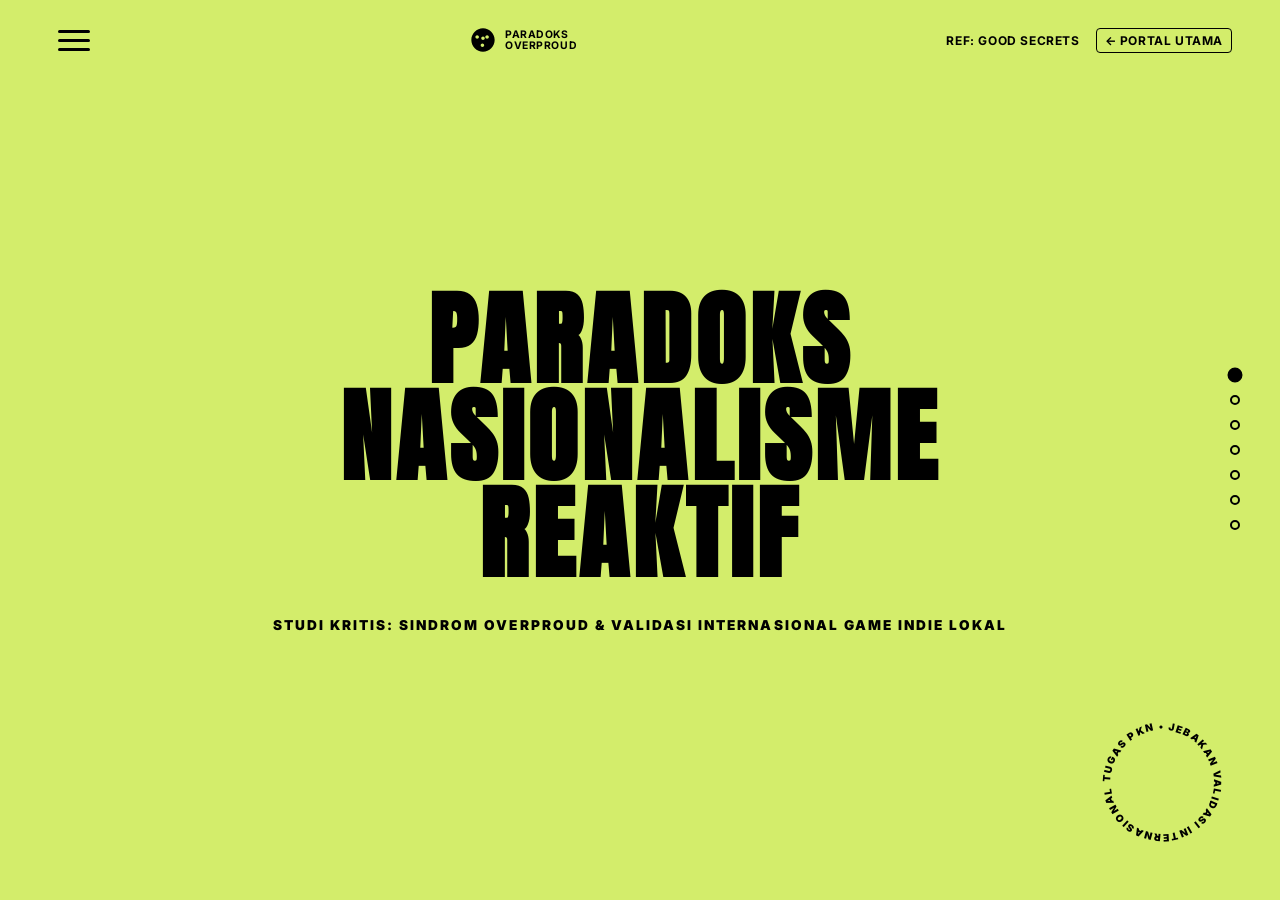
<file: presentasi/presentation_a.html>
<!DOCTYPE html>
<html lang="id">

<head>
  <meta charset="UTF-8">
  <meta name="viewport" content="width=device-width, initial-scale=1.0">
  <title>Belum Saatnya Bangga — Presentasi PKN</title>

  <!-- Google Fonts: Inter and Anton -->
  <link rel="preconnect" href="https://fonts.googleapis.com">
  <link rel="preconnect" href="https://fonts.gstatic.com" crossorigin>
  <link href="https://fonts.googleapis.com/css2?family=Anton&family=Inter:wght@400;500;700;900&display=swap"
    rel="stylesheet">

  <link rel="stylesheet" href="style.css">
</head>

<body class="theme-lime">

  <!-- Core Icons (SVGs) -->
  <svg style="display: none;">
    <!-- Megaphone Icon -->
    <g id="icon-megaphone">
      <path
        d="M20 21h-4v-2h4v2zm-2-8.5c0-.83.67-1.5 1.5-1.5s1.5.67 1.5 1.5-.67 1.5-1.5 1.5-1.5-.67-1.5-1.5zm-5-3.5c0-.83.67-1.5 1.5-1.5s1.5.67 1.5 1.5-.67 1.5-1.5 1.5-1.5-.67-1.5-1.5zM3 9v6h4l5 5V4L7 9H3zm13.5 3c0-1.77-1.02-3.29-2.5-4.03v8.05c1.48-.73 2.5-2.25 2.5-4.02z" />
    </g>
    <!-- Globe/World Icon -->
    <g id="icon-globe">
      <path
        d="M12 2C6.48 2 2 6.48 2 12s4.48 10 10 10 10-4.48 10-10S17.52 2 12 2zm-1 17.93c-3.95-.49-7-3.85-7-7.93 0-.62.08-1.21.21-1.79L9 15v1c0 1.1.9 2 2 2v1.93zm6.9-2.53c-.26-.81-1-1.4-1.9-1.4h-1v-3c0-.55-.45-1-1-1h-6v-2h2c.55 0 1-.45 1-1V7h2c1.1 0 2-.9 2-2v-.41c2.93 1.19 5 4.06 5 7.41 0 2.08-.8 3.97-2.1 5.39z" />
    </g>
    <!-- Palm Tree Icon -->
    <g id="icon-palm">
      <path
        d="M12 2C6.48 2 2 6.48 2 12c0 4.19 2.58 7.78 6.26 9.29.34-.69.74-1.63.74-2.29 0-.48-.06-.9-.12-1.39-2.18-.57-3.88-2.52-3.88-4.91 0-2.31 1.58-4.24 3.7-4.81.08.77.2 1.83.4 2.87-1.47.65-2.48 2.13-2.48 3.84 0 1.79 1.1 3.29 2.67 3.89-.04-.54-.1-1.23-.1-1.89 0-3.32 1.34-6 3-6s3 2.68 3 6c0 .66-.06 1.35-.1 1.89 1.57-.6 2.67-2.1 2.67-3.89 0-1.71-1.01-3.19-2.48-3.84.2-1.04.32-2.1.4-2.87 2.12.57 3.7 2.5 3.7 4.81 0 2.39-1.7 4.34-3.88 4.91-.06.49-.12.91-.12 1.39 0 .66.4 1.6.74 2.29C19.42 19.78 22 16.19 22 12c0-5.52-4.48-10-10-10zm.5 12h-1v4h1v-4z" />
    </g>
    <!-- Solidarity Fist Icon -->
    <g id="icon-fist">
      <path
        d="M12 2C6.48 2 2 6.48 2 12c0 3.77 2.09 7.05 5.19 8.78L8.7 18.2C6.4 16.9 5 14.6 5 12c0-3.9 3.1-7 7-7s7 3.1 7 7c0 2.6-1.4 4.9-3.7 6.2l1.5 2.6c3.1-1.7 5.2-5 5.2-8.8 0-5.52-4.48-10-10-10zm0 4c-3.3 0-6 2.7-6 6 0 1.9 1 3.6 2.4 4.6l1.5-2.6c-.6-.6-.9-1.3-.9-2 0-1.7 1.3-3 3-3s3 1.3 3 3c0 .7-.3 1.4-.9 2l1.5 2.6c1.4-1 2.4-2.7 2.4-4.6 0-3.3-2.7-6-6-6z" />
    </g>
    <!-- Butterfly Icon (Good Secrets Stamp) -->
    <g id="icon-butterfly">
      <path
        d="M12 2C6.5 2 2 6.5 2 12s4.5 10 10 10 10-4.5 10-10S17.5 2 12 2zm1 14.5c0 .8-.7 1.5-1.5 1.5s-1.5-.7-1.5-1.5.7-1.5 1.5-1.5 1.5.7 1.5 1.5zm-1-4.5c-.8 0-1.5-.7-1.5-1.5s.7-1.5 1.5-1.5 1.5.7 1.5 1.5-.7 1.5-1.5 1.5zM8.5 9.5c0 .8-.7 1.5-1.5 1.5S5.5 10.3 5.5 9.5 6.2 8 7 8s1.5.7 1.5 1.5zm8.5 0c0 .8-.7 1.5-1.5 1.5s-1.5-.7-1.5-1.5.7-1.5 1.5-1.5 1.5.7 1.5 1.5z" />
    </g>
    <!-- Speech bubble Q&A Icon -->
    <g id="icon-speech">
      <path
        d="M20 2H4c-1.1 0-1.99.9-1.99 2L2 22l4-4h14c1.1 0 2-.9 2-2V4c0-1.1-.9-2-2-2zM6 9h12v2H6V9zm8 5H6v-2h8v2zm4-6H6V6h12v2z" />
    </g>
  </svg>

  <!-- Navigation Chrome -->
  <header>
    <!-- Left: Hamburger button -->
    <button class="menu-btn" aria-label="Buka Menu" id="menuToggle">
      <span></span>
      <span></span>
      <span></span>
    </button>

    <!-- Center: Dynamic Logo stamp -->
    <div class="logo-center" id="logoCenter">
      <svg viewBox="0 0 24 24">
        <use xlink:href="#icon-butterfly"></use>
      </svg>
      <div
        style="display: flex; flex-direction: column; font-size: 0.65rem; font-weight: 700; line-height: 1.1; text-transform: uppercase; letter-spacing: 0.05em;">
        <span>Paradoks</span>
        <span>Overproud</span>
      </div>
    </div>

    <!-- Right: Reference & Portal link -->
    <div class="nav-right" style="display: flex; gap: 1rem; align-items: center;">
      <a href="https://goodsecrets.co/" target="_blank" class="nav-link" style="font-size: 0.75rem;">Ref: Good
        Secrets</a>
      <a href="index.html" class="nav-link"
        style="font-size: 0.75rem; border: 1px solid var(--color-pure-black); padding: 0.25rem 0.5rem; border-radius: 4px;">←
        Portal Utama</a>
    </div>
  </header>

  <!-- Slanted Sidebar Drawer -->
  <div class="sidebar" id="sidebarMenu">
    <nav class="sidebar-nav">
      <a href="#cover" class="sidebar-link" data-slide="0"><span>01</span>Cover</a>
      <a href="#intro" class="sidebar-link" data-slide="1"><span>02</span>Konteks Kasus</a>
      <a href="#linimasa" class="sidebar-link" data-slide="2"><span>03</span>Linimasa</a>
      <a href="#bukti" class="sidebar-link" data-slide="3"><span>04</span>Tiga Pilar Kritik</a>
      <a href="#konsep" class="sidebar-link" data-slide="4"><span>05</span>Dampak Struktural</a>
      <a href="#refleksi" class="sidebar-link" data-slide="5"><span>06</span>Refleksi Diri</a>
      <a href="#penutup" class="sidebar-link" data-slide="6"><span>07</span>Penutup</a>
    </nav>
  </div>

  <!-- Scroll snaps container -->
  <main class="scroll-container" id="scrollContainer">

    <!-- Slide 1: Cover (Hero) -->
    <section id="cover" class="theme-lime" data-theme="lime">
      <div class="slide-content-full" style="text-align: center;">
        <h1 class="display-text" style="color: var(--color-pure-black); font-size: clamp(2.5rem, 8vw, 6.5rem);">
          Paradoks<br>Nasionalisme<br>Reaktif
        </h1>
        <p class="body-text"
          style="margin: 0 auto; text-transform: uppercase; font-weight: 900; letter-spacing: 0.15em; font-size: 0.85rem;">
          Studi Kritis: Sindrom Overproud & Validasi Internasional Game Indie Lokal
        </p>
      </div>

      <!-- Rotating Circle Badge (Good Secrets Style) -->
      <div class="rotating-badge">
        <svg viewBox="0 0 100 100">
          <path id="circlePath" d="M 50, 50 m -37, 0 a 37,37 0 1,1 74,0 a 37,37 0 1,1 -74,0" fill="none" />
          <text font-size="7.2" font-weight="900" fill="currentColor" letter-spacing="1">
            <textPath xlink:href="#circlePath">
              TUGAS PKN • JEBAKAN VALIDASI INTERNASIONAL • INDIE GAME •
            </textPath>
          </text>
        </svg>
      </div>
    </section>

    <!-- Slide 2: Latar Belakang -->
    <section id="intro" class="theme-indigo" data-theme="indigo">
      <div class="repeating-outline">KONTEKS KASUS</div>
      <div class="slide-grid">
        <div>
          <h2 class="display-text">
            Validasi<br>Semu<br>Digital
            <span class="glyph pink">
              <svg viewBox="0 0 24 24" style="width:100%; height:100%; fill:inherit;">
                <use xlink:href="#icon-globe"></use>
              </svg>
            </span>
          </h2>
        </div>
        <div class="glass-card">
          <h3 class="sub-display hl-lime">A Space for the Unbound (2023)</h3>
          <p class="body-text" style="color: var(--color-offwhite);">
            Ketika game buatan Mojiken Studio (Surabaya) dan Toge Productions sukses meraih nominasi di ajang dunia
            seperti <em>The Game Awards</em>, netizen membanjiri ruang digital dengan tagar <strong
              class="hl-lime">#IndonesiaPride</strong>. Namun, rasa bangga digital yang masif ini ternyata kontradiktif
            dengan realitas dukungan ekonomi riil di dalam negeri.
          </p>
          <p class="body-text" style="color: var(--color-lime); margin-top: 1rem; font-weight: 700;">
            Nasionalisme siber: vokal mengklaim, minim mengapresiasi secara finansial.
          </p>
        </div>
      </div>
    </section>

    <!-- Slide 3: Linimasa Gerakan -->
    <section id="linimasa" class="theme-dark" data-theme="dark">
      <div class="slide-content-full">
        <h2 class="display-text" style="font-size: clamp(2.5rem, 6vw, 5rem); margin-bottom: 3rem;">
          Perjalanan Karya & Siklus Respon
          <span class="glyph mint">
            <svg viewBox="0 0 24 24" style="width:100%; height:100%; fill:inherit;">
              <use xlink:href="#icon-palm"></use>
            </svg>
          </span>
        </h2>

        <div class="timeline-container">
          <!-- Card 1 -->
          <div class="timeline-card">
            <div class="timeline-date">2015 - 2022</div>
            <div class="timeline-title hl-lime">Inkubasi Mandiri</div>
            <p class="body-text" style="font-size: 1rem; color: #ccc;">
              Studio lokal berjuang mandiri (bootstrap), minim eksposur domestik, mengandalkan pendanaan/penerbit asing
              karena <strong>absennya dukungan modal</strong> dari dalam negeri.
            </p>
          </div>
          <!-- Card 2 -->
          <div class="timeline-card" style="border-top-color: var(--color-pink);">
            <div class="timeline-date" style="color: var(--color-pink);">Awal 2023</div>
            <div class="timeline-title hl-lime">Validasi Asing</div>
            <p class="body-text" style="font-size: 1rem; color: #ccc;">
              Game dirilis secara global dan mendapat sorotan internasional di Jepang & AS. Gelombang
              <strong>#IndonesiaPride</strong> meledak di media sosial hanya <em>setelah</em> divalidasi pihak asing.
            </p>
          </div>
          <!-- Card 3 -->
          <div class="timeline-card" style="border-top-color: var(--color-mint);">
            <div class="timeline-date" style="color: var(--color-mint);">Pasca-Viral</div>
            <div class="timeline-title hl-lime">Pencaplokan Narasi</div>
            <p class="body-text" style="font-size: 1rem; color: #ccc;">
              Pemerintah dan publik mengklaim kesuksesan karya sebagai keberhasilan pembinaan nasional, padahal karya
              tersebut <strong>sukses karena berjuang sendiri</strong> tanpa peran regulasi negara.
            </p>
          </div>
        </div>
      </div>
    </section>

    <!-- Slide 4: Bukti Kegagalan/Tiga Pilar Kritik -->
    <section id="bukti" class="theme-lime" data-theme="lime">
      <div class="slide-content-full">
        <h2 class="display-text" style="font-size: clamp(2.5rem, 6vw, 5rem); color: var(--color-pure-black);">
          Tiga Pilar Paradoks Kebanggaan
          <span class="glyph coral">
            <svg viewBox="0 0 24 24" style="width:100%; height:100%; fill:inherit;">
              <use xlink:href="#icon-megaphone"></use>
            </svg>
          </span>
        </h2>

        <div class="feature-grid">
          <!-- Feature 1 -->
          <div class="feature-card">
            <svg class="feature-icon" viewBox="0 0 24 24">
              <use xlink:href="#icon-globe"></use>
            </svg>
            <h3 class="feature-title">Validation Trap</h3>
            <p style="font-size: 0.9rem; line-height: 1.4;">Kita abai saat karya dirintis bertahun-tahun. Kebanggaan
              baru muncul setelah diakui media Barat atau juri Jepang. Ini cermin mentalitas inferior.</p>
          </div>
          <!-- Feature 2 -->
          <div class="feature-card">
            <svg class="feature-icon" viewBox="0 0 24 24">
              <use xlink:href="#icon-megaphone"></use>
            </svg>
            <h3 class="feature-title">Overproud vs Piracy</h3>
            <p style="font-size: 0.9rem; line-height: 1.4;">Banjir tagar dukungan di media sosial, tapi pembelian game
              orisinal minim. Publik lebih suka mengunduh versi bajakan (crack) daripada membeli legal.</p>
          </div>
          <!-- Feature 3 -->
          <div class="feature-card">
            <svg class="feature-icon" viewBox="0 0 24 24">
              <use xlink:href="#icon-butterfly"></use>
            </svg>
            <h3 class="feature-title">Pencaplokan Narasi</h3>
            <p style="font-size: 0.9rem; line-height: 1.4;">Klaim sepihak instansi formal pasca-viral bertindak bagai
              parasit. Negara mengambil citra positif secara gratis tanpa investasi awal yang berarti.</p>
          </div>
          <!-- Feature 4 -->
          <div class="feature-card">
            <svg class="feature-icon" viewBox="0 0 24 24">
              <use xlink:href="#icon-fist"></use>
            </svg>
            <h3 class="feature-title">Pasar Asing Dominan</h3>
            <p style="font-size: 0.9rem; line-height: 1.4;">Pendapatan ekonomi terbesar kreator bukan dari pasar
              domestik, melainkan dari Tiongkok, AS, dan Eropa. Konsumen lokal enggan membayar harga premium.</p>
          </div>
        </div>
      </div>
    </section>

    <!-- Slide 5: Dampak Struktural -->
    <section id="konsep" class="theme-indigo" data-theme="indigo">
      <div class="repeating-outline">DAMPAK</div>
      <div class="slide-content-full">
        <h2 class="display-text" style="font-size: clamp(3rem, 7vw, 6rem);">
          Dampak Struktural<br>Bagi Talenta
          <span class="glyph pink">
            <svg viewBox="0 0 24 24" style="width:100%; height:100%; fill:inherit;">
              <use xlink:href="#icon-fist"></use>
            </svg>
          </span>
        </h2>
        <div style="max-width: 900px; margin-top: 2rem;">
          <p class="sub-display hl-lime">Brain Drain & Kerapuhan Kebanggaan Semu</p>
          <p class="body-text" style="color: var(--color-offwhite); font-size: 1.35rem; line-height: 1.7;">
            Akibat pasar domestik yang tidak menghargai karya premium secara finansial dan tingginya pembajakan, talenta
            terbaik Indonesia memilih melakukan <strong class="hl-lime">Brain Drain secara digital</strong>. Mereka
            bekerja penuh untuk studio luar negeri demi gaji layak. Kebanggaan nasionalis siber netizen hanyalah tren
            viral musiman yang rapuh dan mudah menguap menjadi <strong class="hl-pink">self-loathing</strong> saat
            mendapati realitas ekosistem kerja lokal yang timpang.
          </p>
        </div>
      </div>
    </section>

    <!-- Slide 6: Refleksi Diri -->
    <section id="refleksi" class="theme-offwhite" data-theme="offwhite">
      <div class="slide-content-full">
        <div class="qa-box">
          <div class="question">
            <h2 class="sub-display hl-lime"
              style="margin-bottom: 0.5rem; font-size: 1.2rem; font-family: var(--font-body); letter-spacing: 0.05em;">
              Pertanyaan Refleksi</h2>
            <h3
              style="font-family: var(--font-body); font-weight: 800; font-size: clamp(1.8rem, 3.5vw, 2.6rem); margin-bottom: 0; color: var(--color-offwhite); line-height: 1.2; letter-spacing: -0.02em;">
              Apakah Anda bangga menjadi Warga Negara Indonesia?
            </h3>
          </div>
          <div class="answer">
            <h2 class="sub-display hl-pink"
              style="margin-bottom: 0.5rem; font-size: 1.2rem; font-family: var(--font-body); letter-spacing: 0.05em;">
              Jawaban & Penjelasan</h2>
            <p class="body-text" style="font-size: clamp(1rem, 1.6vw, 1.2rem); line-height: 1.6; color: #ddd;">
              <strong class="hl-lime">Belum sepenuhnya, dan kejujuran akademis ini penting.</strong> Menolak bangga
              secara membabi buta adalah bentuk kepedulian yang paling jujur. Selama kita bangga pada karya anak bangsa
              hanya saat viral tapi membiarkan <strong class="hl-pink">ekosistem industrinya mati karena
                pembajakan</strong> dan keengganan membeli legal di pasar domestik, rasa bangga tersebut hanyalah topeng
              dari rasa inferior yang mendambakan pengakuan luar negeri.
            </p>
          </div>
        </div>
      </div>
    </section>

    <!-- Slide 7: Penutup -->
    <section id="penutup" class="theme-dark" data-theme="dark">
      <div class="slide-content-full" style="text-align: center;">
        <h2 class="display-text" style="color: var(--color-lime); font-size: clamp(4rem, 10vw, 9rem);">
          APRESIASI NYATA,<br>BUKAN KLAIM SEMATA.
        </h2>
        <p class="body-text" style="margin: 2rem auto 0; font-size: 1.1rem; color: #ccc; max-width: 600px;">
          "Rasa bangga yang sejati tidak menanti ketukan palu juri internasional, melainkan dimulai dari dompet konsumen
          domestik dan kebijakan riil negara."
        </p>
        <div
          style="margin-top: 3rem; display: flex; justify-content: center; gap: 2rem; font-size: 0.8rem; text-transform: uppercase; letter-spacing: 0.05em; font-weight: 700; color: var(--color-offwhite);">
          <span>Referensi: Steam Data • Mojiken Studio • Toge Productions • Sosiologi Cyber-Nationalism</span>
        </div>
      </div>
    </section>

  </main>

  <!-- Floating Dot Navigation (Right Side) -->
  <div class="dot-nav" id="dotNav">
    <button class="dot-link active" data-slide="0" aria-label="Slide 1" title="Cover"></button>
    <button class="dot-link" data-slide="1" aria-label="Slide 2" title="Latar Belakang"></button>
    <button class="dot-link" data-slide="2" aria-label="Slide 3" title="Linimasa"></button>
    <button class="dot-link" data-slide="3" aria-label="Slide 4" title="Tiga Pilar Kritik"></button>
    <button class="dot-link" data-slide="4" aria-label="Slide 5" title="Dampak Struktural"></button>
    <button class="dot-link" data-slide="5" aria-label="Slide 6" title="Refleksi Diri"></button>
    <button class="dot-link" data-slide="6" aria-label="Slide 7" title="Penutup"></button>
  </div>

  <script src="script.js"></script>
</body>

</html>
</file>
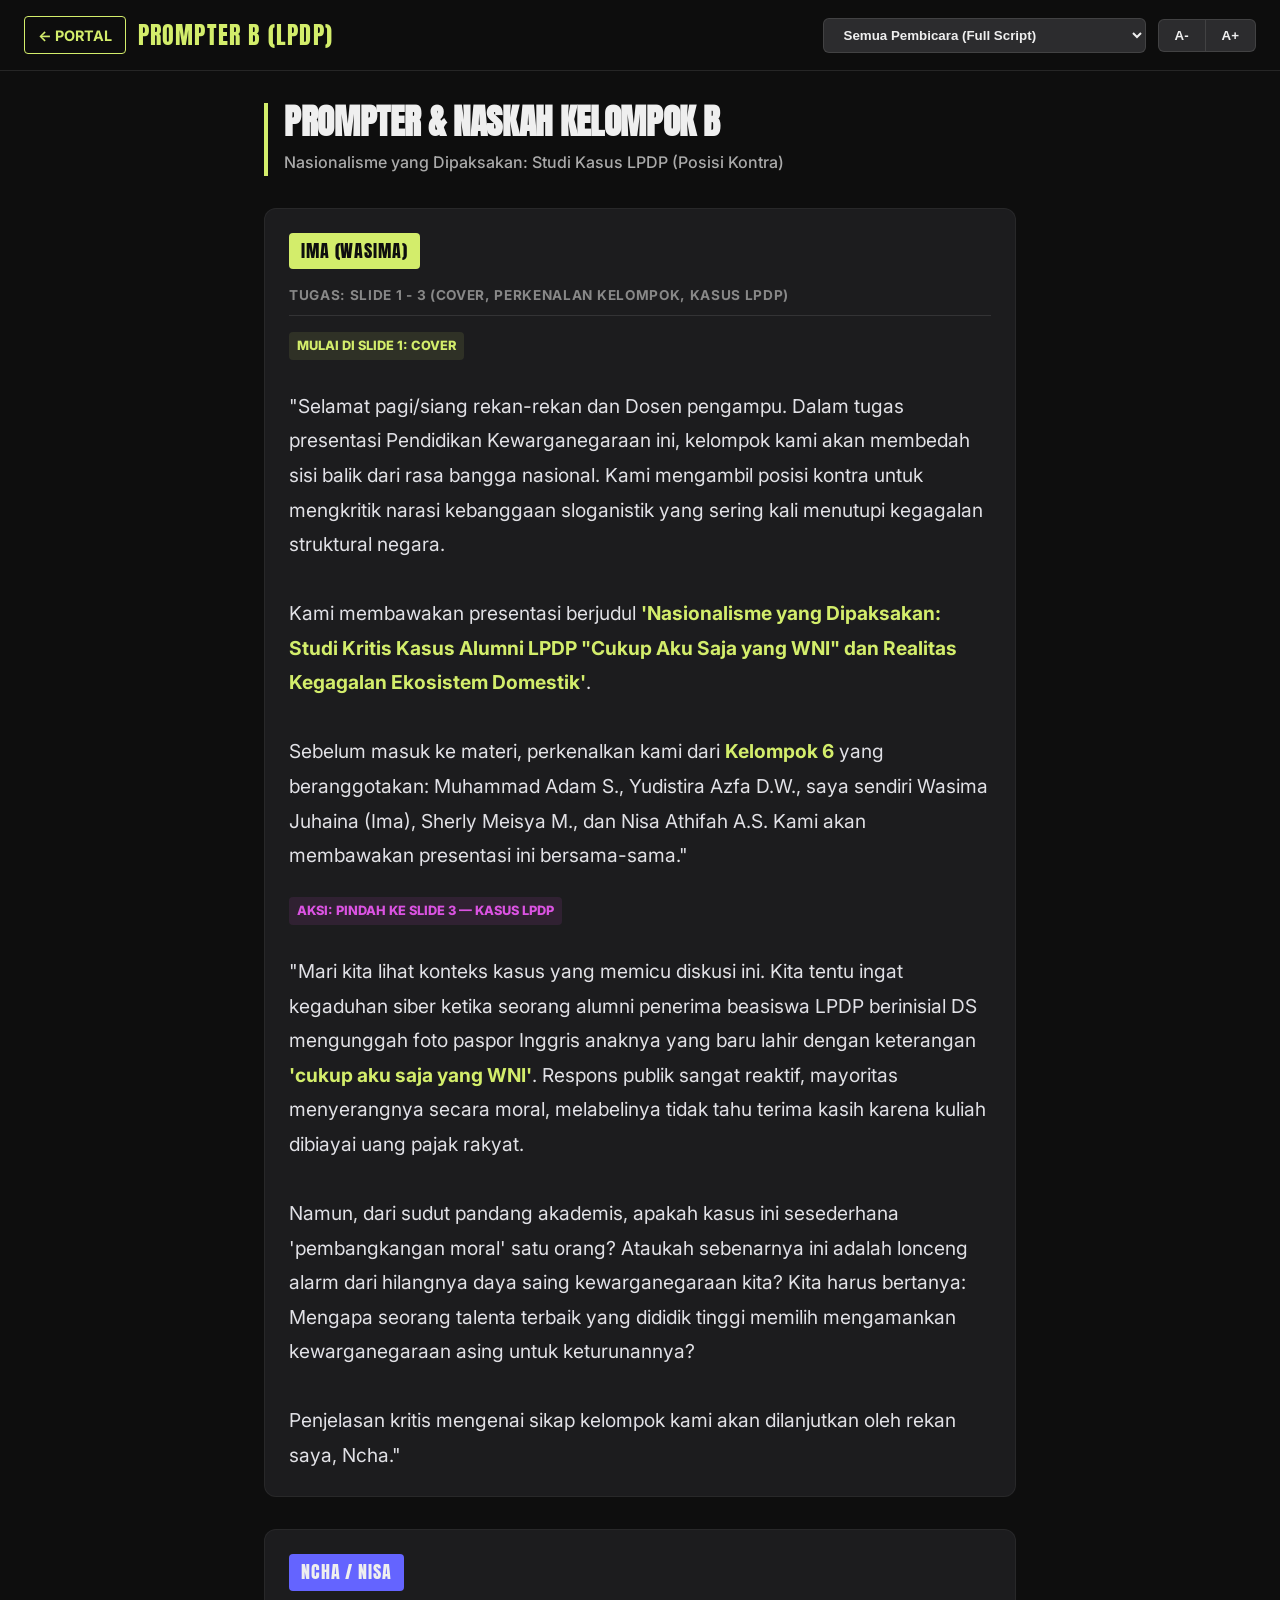
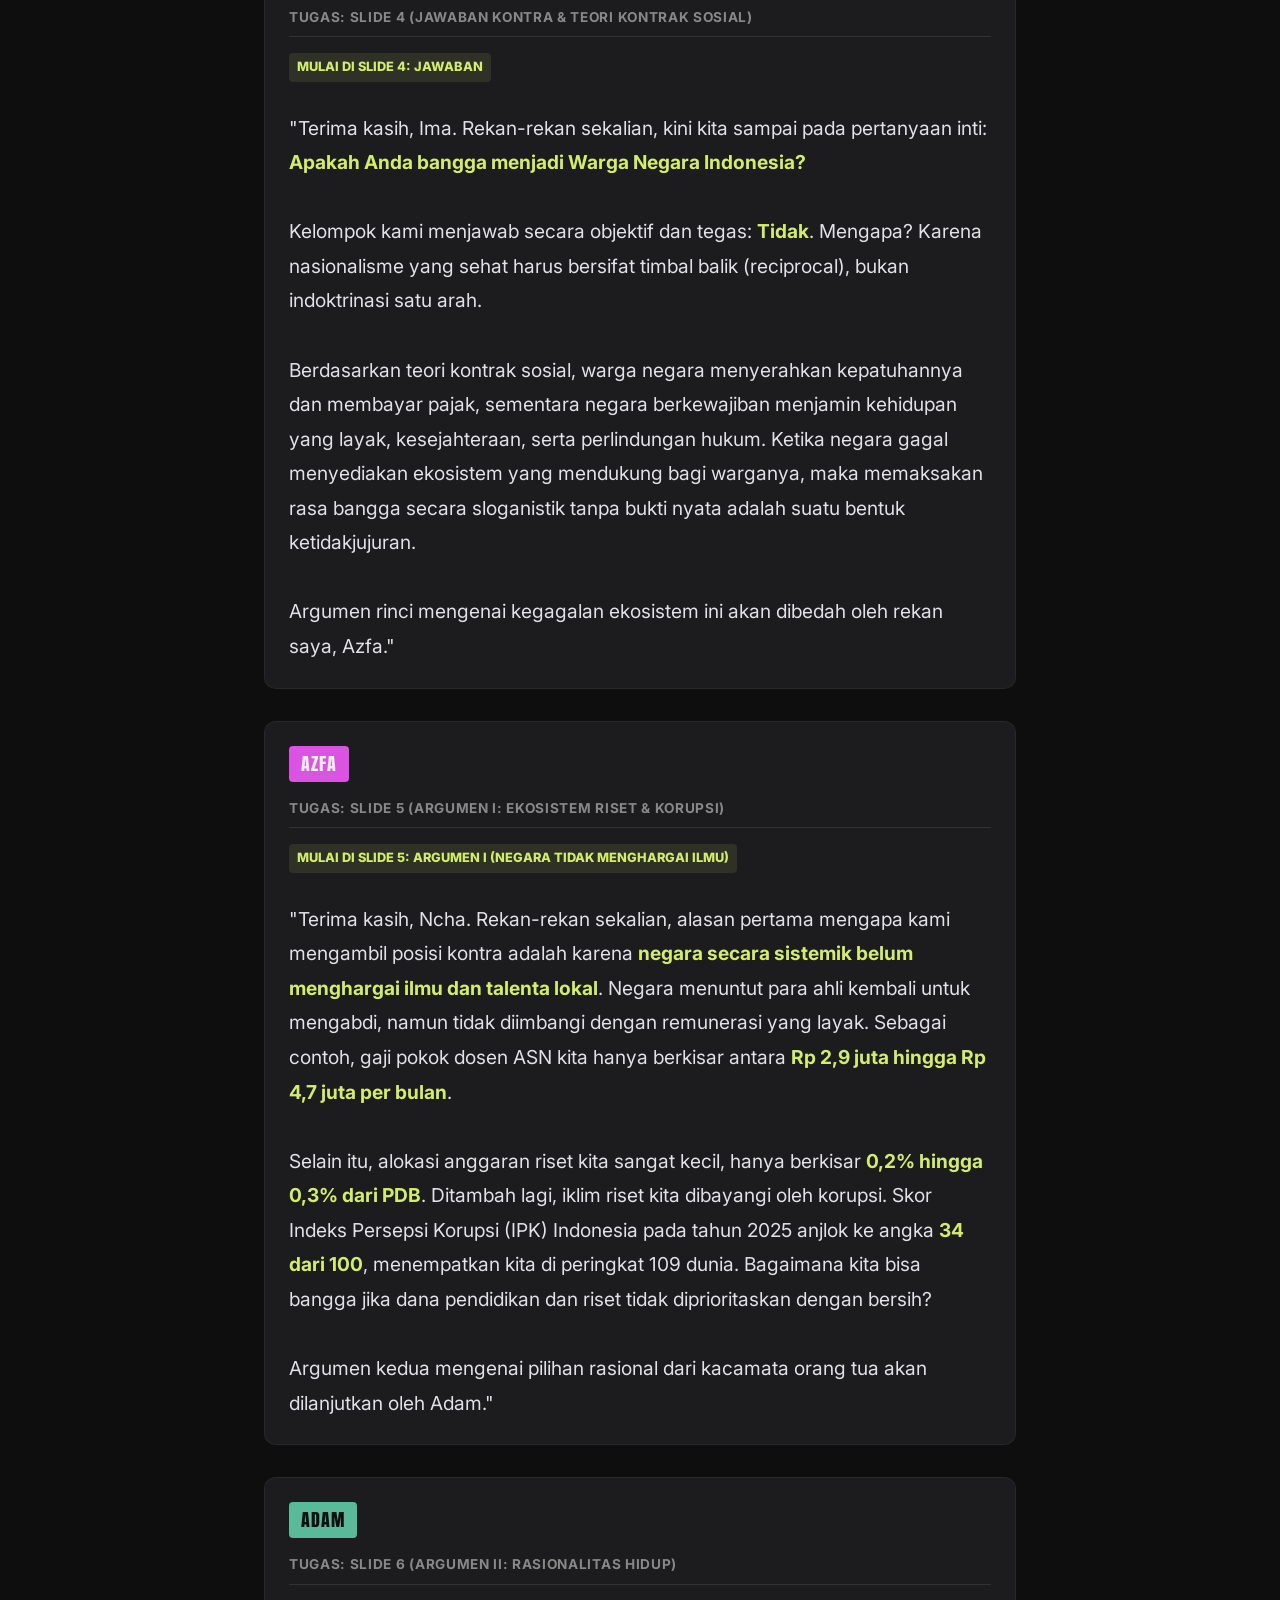
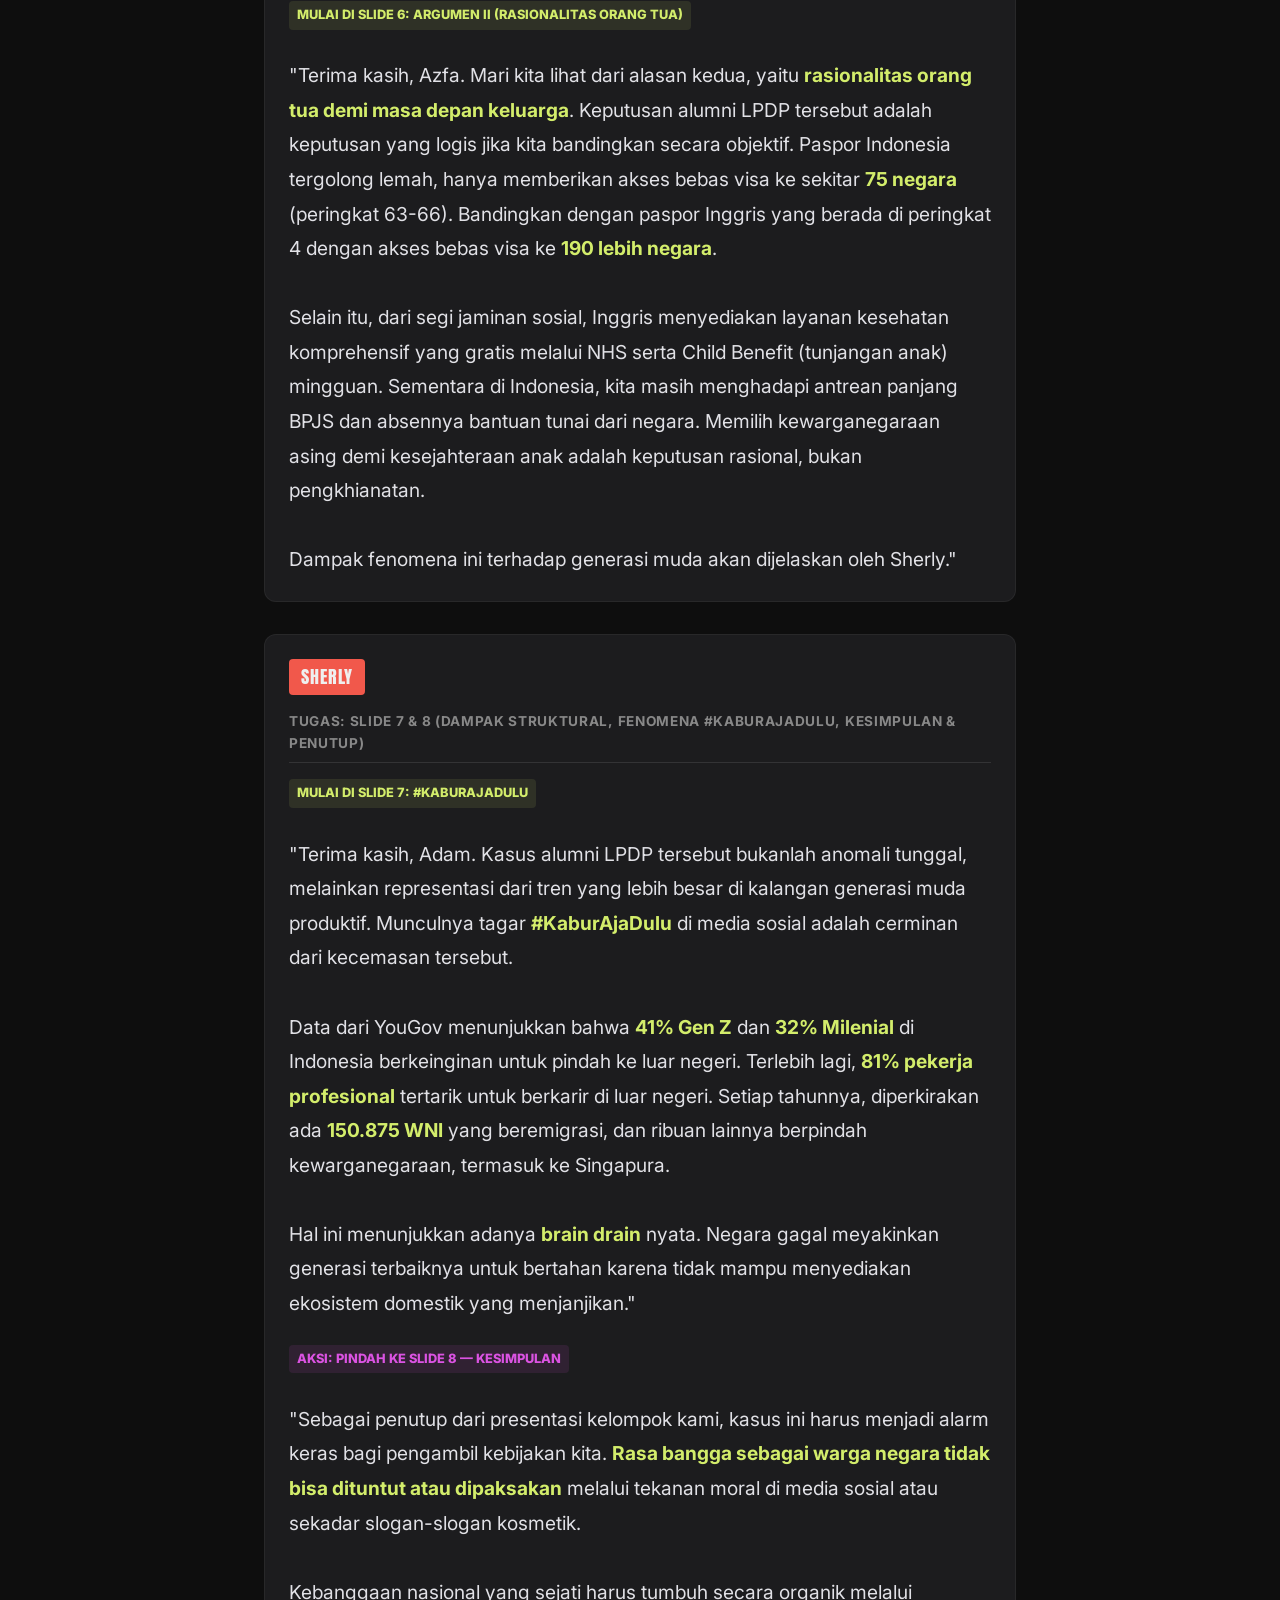
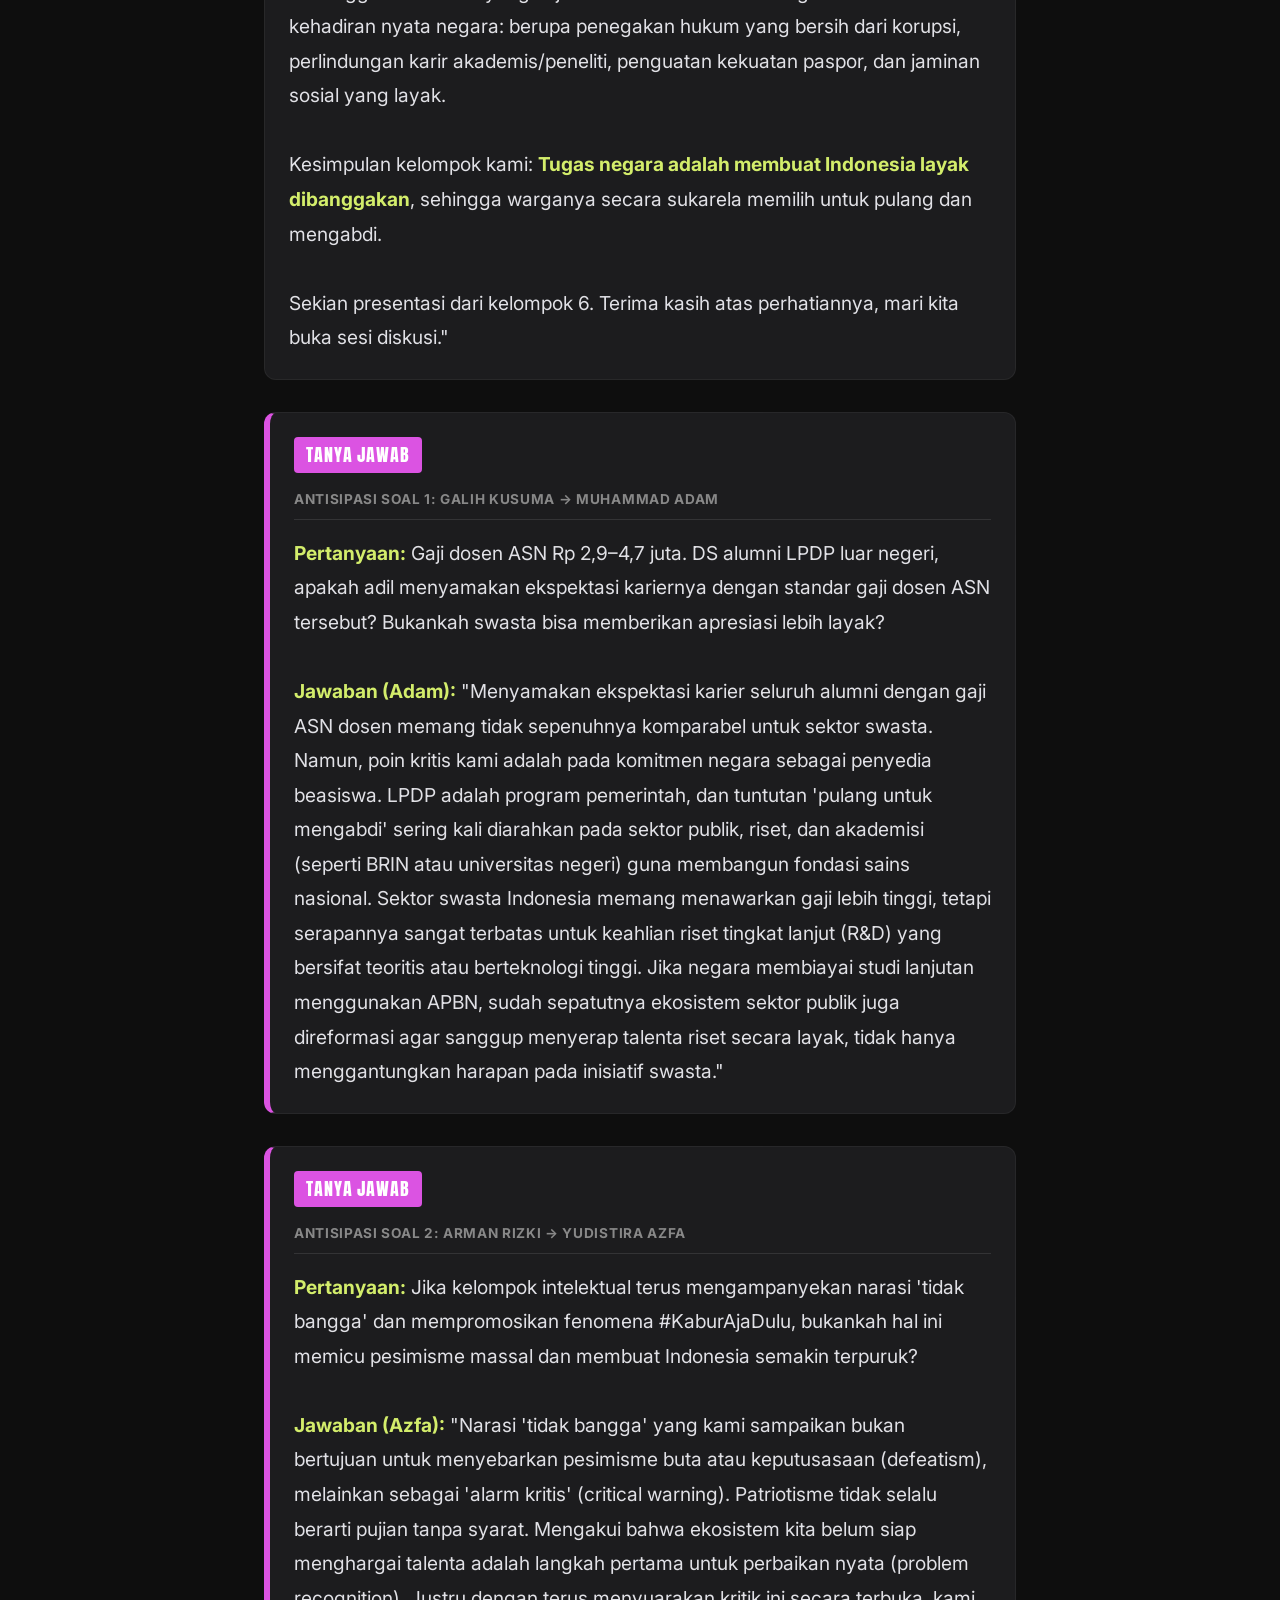
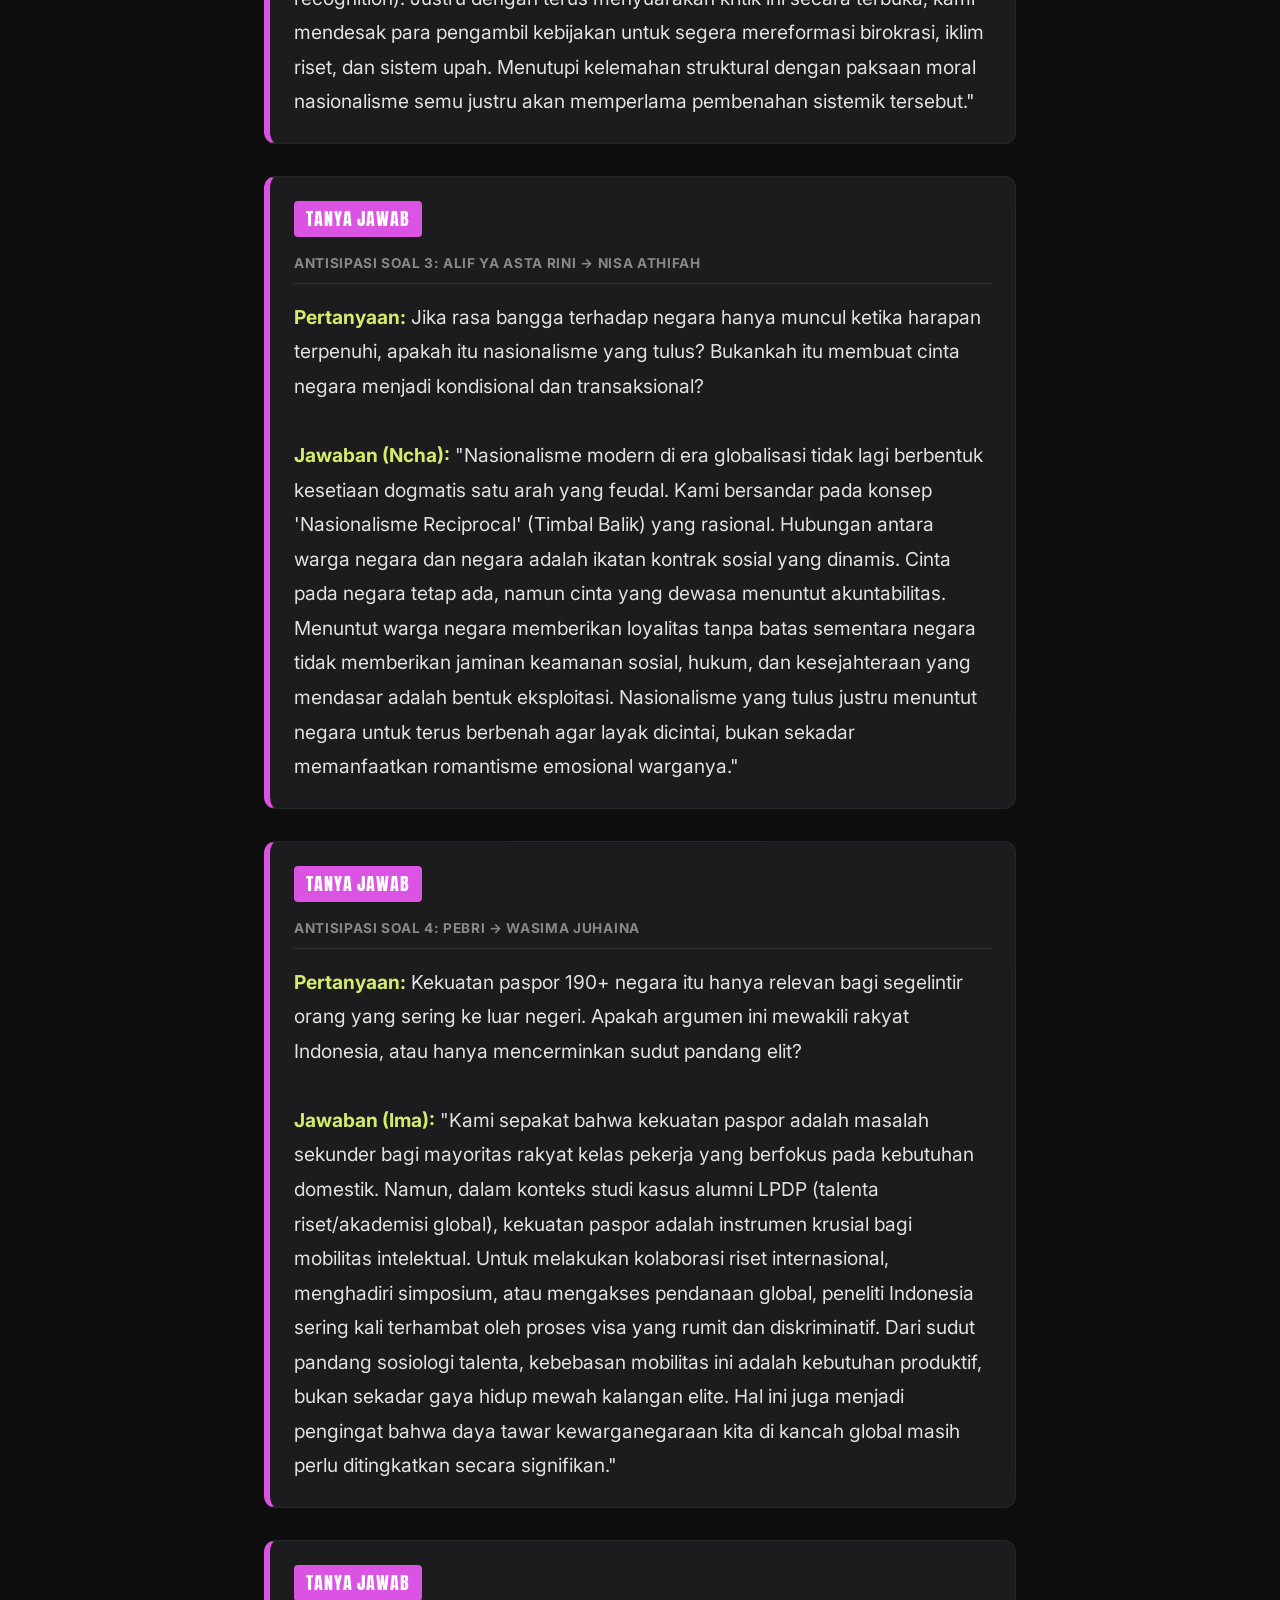
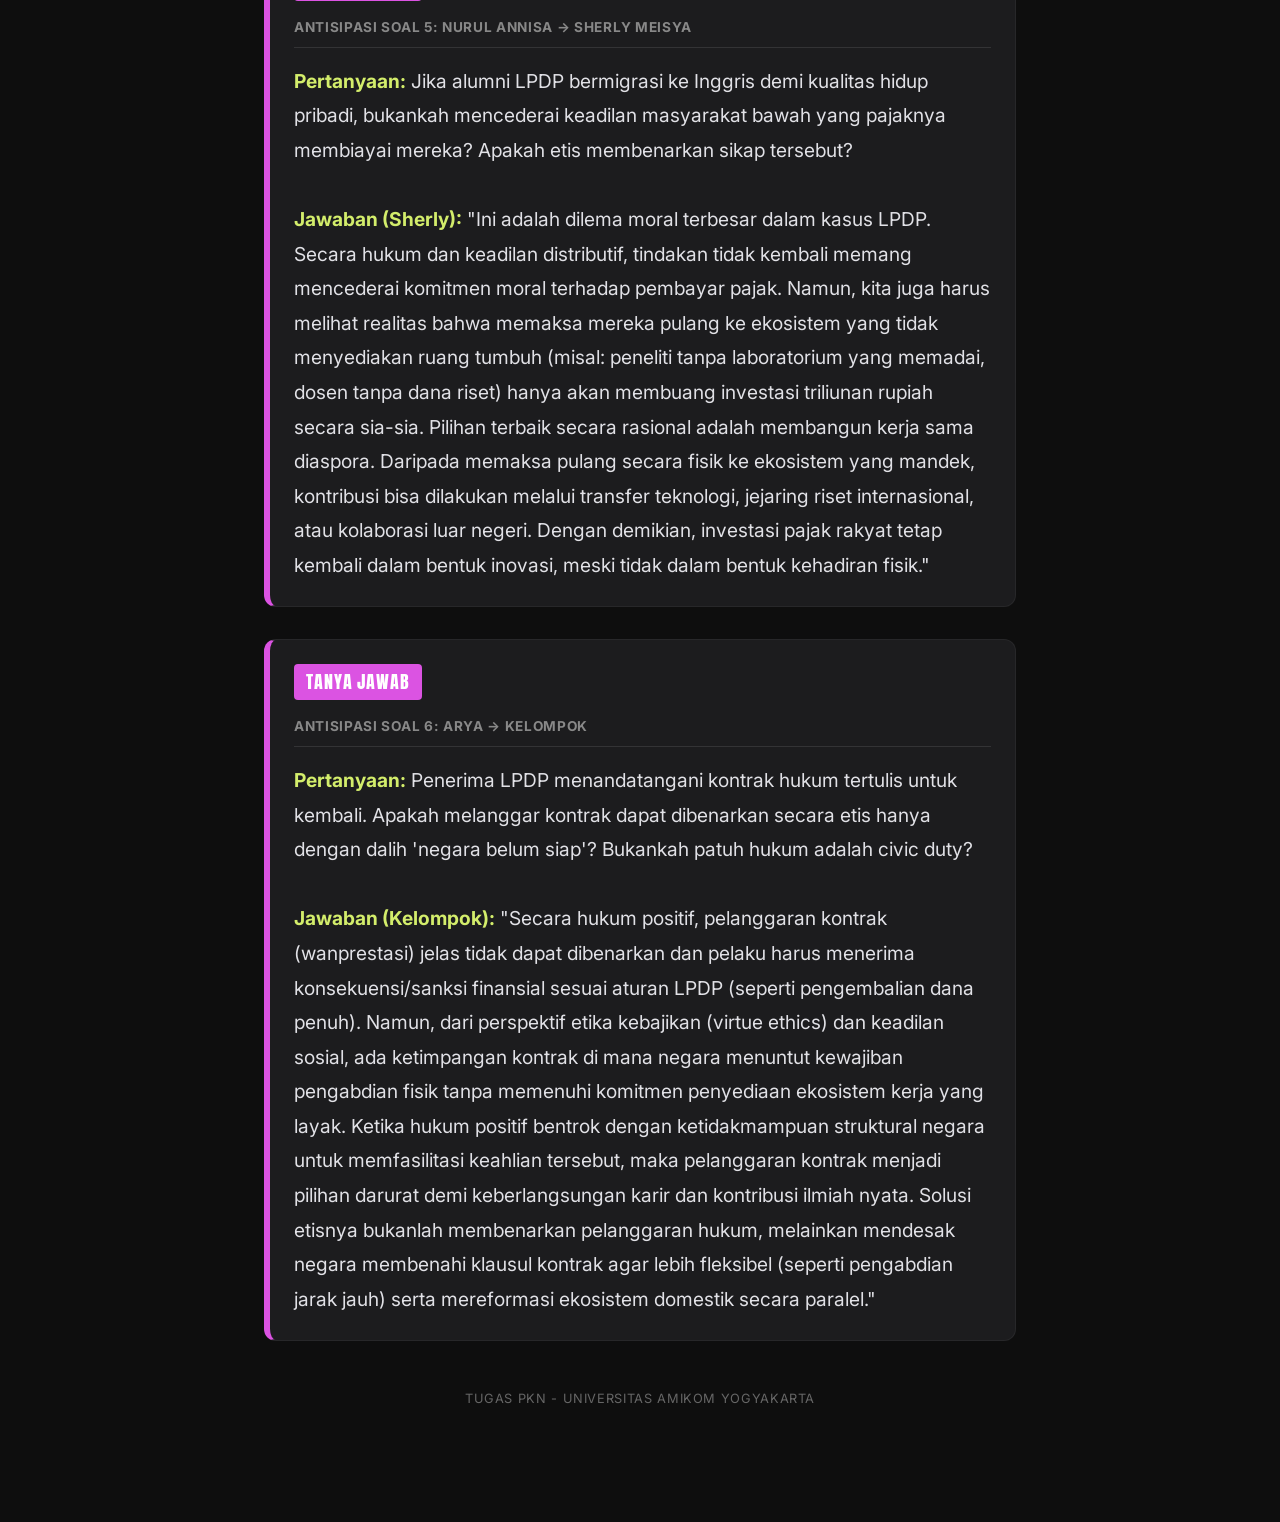
<file: presentasi/prompter_b.html>
<!DOCTYPE html>
<html lang="id">
<head>
  <meta charset="UTF-8">
  <meta name="viewport" content="width=device-width, initial-scale=1.0">
  <title>Prompter & Naskah Pembicara B — PKN</title>
  <!-- Google Fonts: Inter and Anton -->
  <link rel="preconnect" href="https://fonts.googleapis.com">
  <link rel="preconnect" href="https://fonts.gstatic.com" crossorigin>
  <link href="https://fonts.googleapis.com/css2?family=Anton&family=Inter:wght@400;500;700;800;900&display=swap" rel="stylesheet">
  
  <style>
    :root {
      --color-lime: #d3ed6b;
      --color-indigo: #6464ff;
      --color-dark: #0e0e0e;
      --color-card-bg: #1c1c1e;
      --color-offwhite: #efefef;
      --color-pink: #db53e2;
      --color-mint: #58ba98;
      --color-coral: #f1584b;
      
      --font-body: 'Inter', sans-serif;
      --font-display: 'Anton', sans-serif;
    }

    * {
      box-sizing: border-box;
      margin: 0;
      padding: 0;
    }

    body {
      background-color: var(--color-dark);
      color: var(--color-offwhite);
      font-family: var(--font-body);
      line-height: 1.6;
      padding-bottom: 80px;
    }

    header {
      background: rgba(14, 14, 14, 0.9);
      backdrop-filter: blur(10px);
      position: sticky;
      top: 0;
      z-index: 100;
      border-bottom: 1px solid rgba(255, 255, 255, 0.1);
      padding: 1rem 1.5rem;
      display: flex;
      flex-direction: column;
      gap: 1rem;
    }

    @media (min-width: 768px) {
      header {
        flex-direction: row;
        align-items: center;
        justify-content: space-between;
      }
    }

    .header-title-area {
      display: flex;
      align-items: center;
      gap: 0.75rem;
    }

    .back-btn {
      color: var(--color-lime);
      text-decoration: none;
      font-weight: 700;
      font-size: 0.9rem;
      display: flex;
      align-items: center;
      gap: 0.25rem;
      text-transform: uppercase;
      border: 1px solid var(--color-lime);
      padding: 0.4rem 0.8rem;
      border-radius: 4px;
      transition: all 0.2s ease;
    }

    .back-btn:hover {
      background: var(--color-lime);
      color: var(--color-dark);
    }

    .logo {
      font-family: var(--font-display);
      font-size: 1.5rem;
      letter-spacing: 0.05em;
      text-transform: uppercase;
      color: var(--color-lime);
    }

    .controls-wrapper {
      display: flex;
      flex-wrap: wrap;
      gap: 0.75rem;
      align-items: center;
    }

    .font-controls {
      display: flex;
      background: #2c2c2e;
      border-radius: 6px;
      overflow: hidden;
      border: 1px solid rgba(255, 255, 255, 0.1);
    }

    .font-btn {
      background: none;
      border: none;
      color: var(--color-offwhite);
      padding: 0.5rem 1rem;
      font-weight: 700;
      cursor: pointer;
      transition: background 0.2s;
    }

    .font-btn:hover {
      background: rgba(255, 255, 255, 0.1);
    }

    .font-btn:first-child {
      border-right: 1px solid rgba(255, 255, 255, 0.1);
    }

    .speaker-select {
      background: #2c2c2e;
      color: var(--color-offwhite);
      border: 1px solid rgba(255, 255, 255, 0.1);
      padding: 0.5rem 1rem;
      border-radius: 6px;
      font-weight: 600;
      cursor: pointer;
      outline: none;
    }

    .container {
      max-width: 800px;
      margin: 2rem auto;
      padding: 0 1.5rem;
    }

    .doc-intro {
      margin-bottom: 2rem;
      border-left: 4px solid var(--color-lime);
      padding-left: 1rem;
    }

    .doc-title {
      font-family: var(--font-display);
      font-size: 2.2rem;
      line-height: 1.1;
      text-transform: uppercase;
      margin-bottom: 0.5rem;
      letter-spacing: -0.01em;
    }

    .doc-subtitle {
      font-size: 1rem;
      color: #aaa;
      font-weight: 500;
    }

    .speaker-card {
      background: var(--color-card-bg);
      border: 1px solid rgba(255, 255, 255, 0.05);
      border-radius: 12px;
      padding: 1.5rem;
      margin-bottom: 2rem;
      transition: transform 0.2s ease, border-color 0.2s ease;
      position: relative;
      overflow: hidden;
    }

    .speaker-card.active-filter {
      border-left: 6px solid var(--color-lime);
    }

    .speaker-badge {
      display: inline-block;
      font-family: var(--font-display);
      font-size: 1.1rem;
      padding: 0.25rem 0.75rem;
      border-radius: 4px;
      text-transform: uppercase;
      letter-spacing: 0.05em;
      margin-bottom: 1rem;
    }

    .badge-sp1 { background-color: var(--color-lime); color: var(--color-dark); }
    .badge-sp2 { background-color: var(--color-indigo); color: var(--color-offwhite); }
    .badge-sp3 { background-color: var(--color-pink); color: var(--color-offwhite); }
    .badge-sp4 { background-color: var(--color-coral); color: var(--color-offwhite); }
    .badge-sp5 { background-color: var(--color-mint); color: var(--color-dark); }

    .speaker-task {
      font-size: 0.85rem;
      text-transform: uppercase;
      font-weight: 700;
      color: #888;
      margin-bottom: 1rem;
      letter-spacing: 0.05em;
      border-bottom: 1px solid rgba(255, 255, 255, 0.1);
      padding-bottom: 0.5rem;
    }

    .cue {
      font-size: 0.8rem;
      text-transform: uppercase;
      font-weight: 800;
      color: var(--color-pink);
      background: rgba(219, 83, 226, 0.1);
      padding: 0.25rem 0.5rem;
      border-radius: 4px;
      display: inline-block;
      margin-bottom: 1rem;
    }

    .slide-cue {
      font-size: 0.8rem;
      text-transform: uppercase;
      font-weight: 800;
      color: var(--color-lime);
      background: rgba(211, 237, 107, 0.1);
      padding: 0.25rem 0.5rem;
      border-radius: 4px;
      display: inline-block;
      margin-bottom: 1rem;
    }

    .script-text {
      font-size: 1.2rem;
      line-height: 1.8;
      color: #e1e1e6;
      transition: font-size 0.2s ease;
    }

    .script-text strong {
      color: var(--color-lime);
      font-weight: 700;
    }

    .footer-note {
      text-align: center;
      color: #666;
      font-size: 0.8rem;
      margin-top: 3rem;
      text-transform: uppercase;
      letter-spacing: 0.05em;
    }
  </style>
</head>
<body>

  <header>
    <div class="header-title-area">
      <a href="index.html" class="back-btn">← Portal</a>
      <div class="logo">Prompter B (LPDP)</div>
    </div>

    <div class="controls-wrapper">
      <!-- Presenter Selector -->
      <select class="speaker-select" id="speakerSelect" aria-label="Filter Pembicara">
        <option value="all">Semua Pembicara (Full Script)</option>
        <option value="ima">Ima (Slide 1 - 3: Intro & Kasus)</option>
        <option value="ncha">Ncha / Nisa (Slide 4: Refleksi & Jawaban)</option>
        <option value="azfa">Azfa (Slide 5: Argumen I)</option>
        <option value="adam">Adam (Slide 6: Argumen II)</option>
        <option value="sherly">Sherly (Slide 7 - 8: Dampak & Kesimpulan)</option>
        <option value="qa">Sesi Tanya Jawab (Antisipasi Soal)</option>
      </select>

      <!-- Font Size Adjustment -->
      <div class="font-controls">
        <button class="font-btn" id="fontDec" title="Perkecil teks">A-</button>
        <button class="font-btn" id="fontInc" title="Perbesar teks">A+</button>
      </div>
    </div>
  </header>

  <div class="container">
    <div class="doc-intro">
      <h1 class="doc-title">Prompter & Naskah Kelompok B</h1>
      <p class="doc-subtitle">Nasionalisme yang Dipaksakan: Studi Kasus LPDP (Posisi Kontra)</p>
    </div>

    <div id="prompterContent">
      <!-- Ima (Slide 1 - 3) -->
      <div class="speaker-card" data-speaker="ima">
        <span class="speaker-badge badge-sp1">Ima (Wasima)</span>
        <div class="speaker-task">Tugas: Slide 1 - 3 (Cover, Perkenalan Kelompok, Kasus LPDP)</div>
        <div>
          <span class="slide-cue">Mulai di Slide 1: Cover</span>
        </div>
        <p class="script-text" style="margin-top: 0.8rem;">
          "Selamat pagi/siang rekan-rekan dan Dosen pengampu. Dalam tugas presentasi Pendidikan Kewarganegaraan ini, kelompok kami akan membedah sisi balik dari rasa bangga nasional. Kami mengambil posisi kontra untuk mengkritik narasi kebanggaan sloganistik yang sering kali menutupi kegagalan struktural negara.<br><br>
          Kami membawakan presentasi berjudul <strong>'Nasionalisme yang Dipaksakan: Studi Kritis Kasus Alumni LPDP "Cukup Aku Saja yang WNI" dan Realitas Kegagalan Ekosistem Domestik'</strong>.<br><br>
          Sebelum masuk ke materi, perkenalkan kami dari <strong>Kelompok 6</strong> yang beranggotakan: Muhammad Adam S., Yudistira Azfa D.W., saya sendiri Wasima Juhaina (Ima), Sherly Meisya M., dan Nisa Athifah A.S. Kami akan membawakan presentasi ini bersama-sama."
        </p>
        <div style="margin-top: 1.5rem;">
          <span class="cue">Aksi: Pindah ke Slide 3 — Kasus LPDP</span>
        </div>
        <p class="script-text" style="margin-top: 0.8rem;">
          "Mari kita lihat konteks kasus yang memicu diskusi ini. Kita tentu ingat kegaduhan siber ketika seorang alumni penerima beasiswa LPDP berinisial DS mengunggah foto paspor Inggris anaknya yang baru lahir dengan keterangan <strong>'cukup aku saja yang WNI'</strong>. Respons publik sangat reaktif, mayoritas menyerangnya secara moral, melabelinya tidak tahu terima kasih karena kuliah dibiayai uang pajak rakyat.<br><br>
          Namun, dari sudut pandang akademis, apakah kasus ini sesederhana 'pembangkangan moral' satu orang? Ataukah sebenarnya ini adalah lonceng alarm dari hilangnya daya saing kewarganegaraan kita? Kita harus bertanya: Mengapa seorang talenta terbaik yang dididik tinggi memilih mengamankan kewarganegaraan asing untuk keturunannya?<br><br>
          Penjelasan kritis mengenai sikap kelompok kami akan dilanjutkan oleh rekan saya, Ncha."
        </p>
      </div>

      <!-- Ncha (Slide 4) -->
      <div class="speaker-card" data-speaker="ncha">
        <span class="speaker-badge badge-sp2">Ncha / Nisa</span>
        <div class="speaker-task">Tugas: Slide 4 (Jawaban Kontra & Teori Kontrak Sosial)</div>
        <div>
          <span class="slide-cue">Mulai di Slide 4: Jawaban</span>
        </div>
        <p class="script-text" style="margin-top: 0.8rem;">
          "Terima kasih, Ima. Rekan-rekan sekalian, kini kita sampai pada pertanyaan inti: <strong>Apakah Anda bangga menjadi Warga Negara Indonesia?</strong><br><br>
          Kelompok kami menjawab secara objektif dan tegas: <strong>Tidak</strong>. Mengapa? Karena nasionalisme yang sehat harus bersifat timbal balik (reciprocal), bukan indoktrinasi satu arah.<br><br>
          Berdasarkan teori kontrak sosial, warga negara menyerahkan kepatuhannya dan membayar pajak, sementara negara berkewajiban menjamin kehidupan yang layak, kesejahteraan, serta perlindungan hukum. Ketika negara gagal menyediakan ekosistem yang mendukung bagi warganya, maka memaksakan rasa bangga secara sloganistik tanpa bukti nyata adalah suatu bentuk ketidakjujuran.<br><br>
          Argumen rinci mengenai kegagalan ekosistem ini akan dibedah oleh rekan saya, Azfa."
        </p>
      </div>

      <!-- Azfa (Slide 5) -->
      <div class="speaker-card" data-speaker="azfa">
        <span class="speaker-badge badge-sp3">Azfa</span>
        <div class="speaker-task">Tugas: Slide 5 (Argumen I: Ekosistem Riset & Korupsi)</div>
        <div>
          <span class="slide-cue">Mulai di Slide 5: Argumen I (Negara Tidak Menghargai Ilmu)</span>
        </div>
        <p class="script-text" style="margin-top: 0.8rem;">
          "Terima kasih, Ncha. Rekan-rekan sekalian, alasan pertama mengapa kami mengambil posisi kontra adalah karena <strong>negara secara sistemik belum menghargai ilmu dan talenta lokal</strong>. Negara menuntut para ahli kembali untuk mengabdi, namun tidak diimbangi dengan remunerasi yang layak. Sebagai contoh, gaji pokok dosen ASN kita hanya berkisar antara <strong>Rp 2,9 juta hingga Rp 4,7 juta per bulan</strong>.<br><br>
          Selain itu, alokasi anggaran riset kita sangat kecil, hanya berkisar <strong>0,2% hingga 0,3% dari PDB</strong>. Ditambah lagi, iklim riset kita dibayangi oleh korupsi. Skor Indeks Persepsi Korupsi (IPK) Indonesia pada tahun 2025 anjlok ke angka <strong>34 dari 100</strong>, menempatkan kita di peringkat 109 dunia. Bagaimana kita bisa bangga jika dana pendidikan dan riset tidak diprioritaskan dengan bersih?<br><br>
          Argumen kedua mengenai pilihan rasional dari kacamata orang tua akan dilanjutkan oleh Adam."
        </p>
      </div>

      <!-- Adam (Slide 6) -->
      <div class="speaker-card" data-speaker="adam">
        <span class="speaker-badge badge-sp5">Adam</span>
        <div class="speaker-task">Tugas: Slide 6 (Argumen II: Rasionalitas Hidup)</div>
        <div>
          <span class="slide-cue">Mulai di Slide 6: Argumen II (Rasionalitas Orang Tua)</span>
        </div>
        <p class="script-text" style="margin-top: 0.8rem;">
          "Terima kasih, Azfa. Mari kita lihat dari alasan kedua, yaitu <strong>rasionalitas orang tua demi masa depan keluarga</strong>. Keputusan alumni LPDP tersebut adalah keputusan yang logis jika kita bandingkan secara objektif. Paspor Indonesia tergolong lemah, hanya memberikan akses bebas visa ke sekitar <strong>75 negara</strong> (peringkat 63-66). Bandingkan dengan paspor Inggris yang berada di peringkat 4 dengan akses bebas visa ke <strong>190 lebih negara</strong>.<br><br>
          Selain itu, dari segi jaminan sosial, Inggris menyediakan layanan kesehatan komprehensif yang gratis melalui NHS serta Child Benefit (tunjangan anak) mingguan. Sementara di Indonesia, kita masih menghadapi antrean panjang BPJS dan absennya bantuan tunai dari negara. Memilih kewarganegaraan asing demi kesejahteraan anak adalah keputusan rasional, bukan pengkhianatan.<br><br>
          Dampak fenomena ini terhadap generasi muda akan dijelaskan oleh Sherly."
        </p>
      </div>

      <!-- Sherly (Slide 7 - 8) -->
      <div class="speaker-card" data-speaker="sherly">
        <span class="speaker-badge badge-sp4">Sherly</span>
        <div class="speaker-task">Tugas: Slide 7 & 8 (Dampak Struktural, Fenomena #KaburAjaDulu, Kesimpulan & Penutup)</div>
        <div>
          <span class="slide-cue">Mulai di Slide 7: #KaburAjaDulu</span>
        </div>
        <p class="script-text" style="margin-top: 0.8rem;">
          "Terima kasih, Adam. Kasus alumni LPDP tersebut bukanlah anomali tunggal, melainkan representasi dari tren yang lebih besar di kalangan generasi muda produktif. Munculnya tagar <strong>#KaburAjaDulu</strong> di media sosial adalah cerminan dari kecemasan tersebut.<br><br>
          Data dari YouGov menunjukkan bahwa <strong>41% Gen Z</strong> dan <strong>32% Milenial</strong> di Indonesia berkeinginan untuk pindah ke luar negeri. Terlebih lagi, <strong>81% pekerja profesional</strong> tertarik untuk berkarir di luar negeri. Setiap tahunnya, diperkirakan ada <strong>150.875 WNI</strong> yang beremigrasi, dan ribuan lainnya berpindah kewarganegaraan, termasuk ke Singapura.<br><br>
          Hal ini menunjukkan adanya <strong>brain drain</strong> nyata. Negara gagal meyakinkan generasi terbaiknya untuk bertahan karena tidak mampu menyediakan ekosistem domestik yang menjanjikan."
        </p>
        <div style="margin-top: 1.5rem;">
          <span class="cue">Aksi: Pindah ke Slide 8 — Kesimpulan</span>
        </div>
        <p class="script-text" style="margin-top: 0.8rem;">
          "Sebagai penutup dari presentasi kelompok kami, kasus ini harus menjadi alarm keras bagi pengambil kebijakan kita. <strong>Rasa bangga sebagai warga negara tidak bisa dituntut atau dipaksakan</strong> melalui tekanan moral di media sosial atau sekadar slogan-slogan kosmetik.<br><br>
          Kebanggaan nasional yang sejati harus tumbuh secara organik melalui kehadiran nyata negara: berupa penegakan hukum yang bersih dari korupsi, perlindungan karir akademis/peneliti, penguatan kekuatan paspor, dan jaminan sosial yang layak.<br><br>
          Kesimpulan kelompok kami: <strong>Tugas negara adalah membuat Indonesia layak dibanggakan</strong>, sehingga warganya secara sukarela memilih untuk pulang dan mengabdi.<br><br>
          Sekian presentasi dari kelompok 6. Terima kasih atas perhatiannya, mari kita buka sesi diskusi."
        </p>
      </div>

      <!-- Q&A Section -->
      <div class="speaker-card" data-speaker="qa" style="border-left: 6px solid var(--color-pink);">
        <span class="speaker-badge badge-sp3" style="background-color: var(--color-pink); color: white;">Tanya Jawab</span>
        <div class="speaker-task">Antisipasi Soal 1: Galih Kusuma → Muhammad Adam</div>
        <p class="script-text">
          <strong>Pertanyaan:</strong> Gaji dosen ASN Rp 2,9–4,7 juta. DS alumni LPDP luar negeri, apakah adil menyamakan ekspektasi kariernya dengan standar gaji dosen ASN tersebut? Bukankah swasta bisa memberikan apresiasi lebih layak?<br><br>
          <strong>Jawaban (Adam):</strong> "Menyamakan ekspektasi karier seluruh alumni dengan gaji ASN dosen memang tidak sepenuhnya komparabel untuk sektor swasta. Namun, poin kritis kami adalah pada komitmen negara sebagai penyedia beasiswa. LPDP adalah program pemerintah, dan tuntutan 'pulang untuk mengabdi' sering kali diarahkan pada sektor publik, riset, dan akademisi (seperti BRIN atau universitas negeri) guna membangun fondasi sains nasional. Sektor swasta Indonesia memang menawarkan gaji lebih tinggi, tetapi serapannya sangat terbatas untuk keahlian riset tingkat lanjut (R&D) yang bersifat teoritis atau berteknologi tinggi. Jika negara membiayai studi lanjutan menggunakan APBN, sudah sepatutnya ekosistem sektor publik juga direformasi agar sanggup menyerap talenta riset secara layak, tidak hanya menggantungkan harapan pada inisiatif swasta."
        </p>
      </div>

      <div class="speaker-card" data-speaker="qa" style="border-left: 6px solid var(--color-pink);">
        <span class="speaker-badge badge-sp3" style="background-color: var(--color-pink); color: white;">Tanya Jawab</span>
        <div class="speaker-task">Antisipasi Soal 2: Arman Rizki → Yudistira Azfa</div>
        <p class="script-text">
          <strong>Pertanyaan:</strong> Jika kelompok intelektual terus mengampanyekan narasi 'tidak bangga' dan mempromosikan fenomena #KaburAjaDulu, bukankah hal ini memicu pesimisme massal dan membuat Indonesia semakin terpuruk?<br><br>
          <strong>Jawaban (Azfa):</strong> "Narasi 'tidak bangga' yang kami sampaikan bukan bertujuan untuk menyebarkan pesimisme buta atau keputusasaan (defeatism), melainkan sebagai 'alarm kritis' (critical warning). Patriotisme tidak selalu berarti pujian tanpa syarat. Mengakui bahwa ekosistem kita belum siap menghargai talenta adalah langkah pertama untuk perbaikan nyata (problem recognition). Justru dengan terus menyuarakan kritik ini secara terbuka, kami mendesak para pengambil kebijakan untuk segera mereformasi birokrasi, iklim riset, dan sistem upah. Menutupi kelemahan struktural dengan paksaan moral nasionalisme semu justru akan memperlama pembenahan sistemik tersebut."
        </p>
      </div>

      <div class="speaker-card" data-speaker="qa" style="border-left: 6px solid var(--color-pink);">
        <span class="speaker-badge badge-sp3" style="background-color: var(--color-pink); color: white;">Tanya Jawab</span>
        <div class="speaker-task">Antisipasi Soal 3: Alif Ya Asta Rini → Nisa Athifah</div>
        <p class="script-text">
          <strong>Pertanyaan:</strong> Jika rasa bangga terhadap negara hanya muncul ketika harapan terpenuhi, apakah itu nasionalisme yang tulus? Bukankah itu membuat cinta negara menjadi kondisional dan transaksional?<br><br>
          <strong>Jawaban (Ncha):</strong> "Nasionalisme modern di era globalisasi tidak lagi berbentuk kesetiaan dogmatis satu arah yang feudal. Kami bersandar pada konsep 'Nasionalisme Reciprocal' (Timbal Balik) yang rasional. Hubungan antara warga negara dan negara adalah ikatan kontrak sosial yang dinamis. Cinta pada negara tetap ada, namun cinta yang dewasa menuntut akuntabilitas. Menuntut warga negara memberikan loyalitas tanpa batas sementara negara tidak memberikan jaminan keamanan sosial, hukum, dan kesejahteraan yang mendasar adalah bentuk eksploitasi. Nasionalisme yang tulus justru menuntut negara untuk terus berbenah agar layak dicintai, bukan sekadar memanfaatkan romantisme emosional warganya."
        </p>
      </div>

      <div class="speaker-card" data-speaker="qa" style="border-left: 6px solid var(--color-pink);">
        <span class="speaker-badge badge-sp3" style="background-color: var(--color-pink); color: white;">Tanya Jawab</span>
        <div class="speaker-task">Antisipasi Soal 4: Pebri → Wasima Juhaina</div>
        <p class="script-text">
          <strong>Pertanyaan:</strong> Kekuatan paspor 190+ negara itu hanya relevan bagi segelintir orang yang sering ke luar negeri. Apakah argumen ini mewakili rakyat Indonesia, atau hanya mencerminkan sudut pandang elit?<br><br>
          <strong>Jawaban (Ima):</strong> "Kami sepakat bahwa kekuatan paspor adalah masalah sekunder bagi mayoritas rakyat kelas pekerja yang berfokus pada kebutuhan domestik. Namun, dalam konteks studi kasus alumni LPDP (talenta riset/akademisi global), kekuatan paspor adalah instrumen krusial bagi mobilitas intelektual. Untuk melakukan kolaborasi riset internasional, menghadiri simposium, atau mengakses pendanaan global, peneliti Indonesia sering kali terhambat oleh proses visa yang rumit dan diskriminatif. Dari sudut pandang sosiologi talenta, kebebasan mobilitas ini adalah kebutuhan produktif, bukan sekadar gaya hidup mewah kalangan elite. Hal ini juga menjadi pengingat bahwa daya tawar kewarganegaraan kita di kancah global masih perlu ditingkatkan secara signifikan."
        </p>
      </div>

      <div class="speaker-card" data-speaker="qa" style="border-left: 6px solid var(--color-pink);">
        <span class="speaker-badge badge-sp3" style="background-color: var(--color-pink); color: white;">Tanya Jawab</span>
        <div class="speaker-task">Antisipasi Soal 5: Nurul Annisa → Sherly Meisya</div>
        <p class="script-text">
          <strong>Pertanyaan:</strong> Jika alumni LPDP bermigrasi ke Inggris demi kualitas hidup pribadi, bukankah mencederai keadilan masyarakat bawah yang pajaknya membiayai mereka? Apakah etis membenarkan sikap tersebut?<br><br>
          <strong>Jawaban (Sherly):</strong> "Ini adalah dilema moral terbesar dalam kasus LPDP. Secara hukum dan keadilan distributif, tindakan tidak kembali memang mencederai komitmen moral terhadap pembayar pajak. Namun, kita juga harus melihat realitas bahwa memaksa mereka pulang ke ekosistem yang tidak menyediakan ruang tumbuh (misal: peneliti tanpa laboratorium yang memadai, dosen tanpa dana riset) hanya akan membuang investasi triliunan rupiah secara sia-sia. Pilihan terbaik secara rasional adalah membangun kerja sama diaspora. Daripada memaksa pulang secara fisik ke ekosistem yang mandek, kontribusi bisa dilakukan melalui transfer teknologi, jejaring riset internasional, atau kolaborasi luar negeri. Dengan demikian, investasi pajak rakyat tetap kembali dalam bentuk inovasi, meski tidak dalam bentuk kehadiran fisik."
        </p>
      </div>

      <div class="speaker-card" data-speaker="qa" style="border-left: 6px solid var(--color-pink);">
        <span class="speaker-badge badge-sp3" style="background-color: var(--color-pink); color: white;">Tanya Jawab</span>
        <div class="speaker-task">Antisipasi Soal 6: Arya → Kelompok</div>
        <p class="script-text">
          <strong>Pertanyaan:</strong> Penerima LPDP menandatangani kontrak hukum tertulis untuk kembali. Apakah melanggar kontrak dapat dibenarkan secara etis hanya dengan dalih 'negara belum siap'? Bukankah patuh hukum adalah civic duty?<br><br>
          <strong>Jawaban (Kelompok):</strong> "Secara hukum positif, pelanggaran kontrak (wanprestasi) jelas tidak dapat dibenarkan dan pelaku harus menerima konsekuensi/sanksi finansial sesuai aturan LPDP (seperti pengembalian dana penuh). Namun, dari perspektif etika kebajikan (virtue ethics) dan keadilan sosial, ada ketimpangan kontrak di mana negara menuntut kewajiban pengabdian fisik tanpa memenuhi komitmen penyediaan ekosistem kerja yang layak. Ketika hukum positif bentrok dengan ketidakmampuan struktural negara untuk memfasilitasi keahlian tersebut, maka pelanggaran kontrak menjadi pilihan darurat demi keberlangsungan karir dan kontribusi ilmiah nyata. Solusi etisnya bukanlah membenarkan pelanggaran hukum, melainkan mendesak negara membenahi klausul kontrak agar lebih fleksibel (seperti pengabdian jarak jauh) serta mereformasi ekosistem domestik secara paralel."
        </p>
      </div>
    </div>

    <div class="footer-note">
      TUGAS PKN - UNIVERSITAS AMIKOM YOGYAKARTA
    </div>
  </div>

  <script>
    document.addEventListener('DOMContentLoaded', () => {
      const speakerSelect = document.getElementById('speakerSelect');
      const cards = document.querySelectorAll('.speaker-card');
      const fontDec = document.getElementById('fontDec');
      const fontInc = document.getElementById('fontInc');
      const scriptTexts = document.querySelectorAll('.script-text');

      // Filter Pembicara
      speakerSelect.addEventListener('change', (e) => {
        const val = e.target.value;
        cards.forEach(card => {
          if (val === 'all') {
            card.style.display = 'block';
            card.classList.remove('active-filter');
          } else {
            if (card.getAttribute('data-speaker') === val) {
              card.style.display = 'block';
              card.classList.add('active-filter');
              card.scrollIntoView({ behavior: 'smooth', block: 'center' });
            } else {
              card.style.display = 'none';
              card.classList.remove('active-filter');
            }
          }
        });
      });

      // Kontrol Ukuran Font
      let currentSize = 1.2; // default in rem
      fontInc.addEventListener('click', () => {
        if (currentSize < 2.0) {
          currentSize += 0.1;
          scriptTexts.forEach(el => el.style.fontSize = `${currentSize}rem`);
        }
      });

      fontDec.addEventListener('click', () => {
        if (currentSize > 0.9) {
          currentSize -= 0.1;
          scriptTexts.forEach(el => el.style.fontSize = `${currentSize}rem`);
        }
      });
    });
  </script>
</body>
</html>
</file>
<file: style.css>
:root {
  /* Colors from Good Secrets */
  --color-lime: #d3ed6b;
  --color-indigo: #6464ff;
  --color-dark: #0e0e0e;
  --color-offwhite: #efefef;
  --color-pure-black: #000000;

  --color-pink: #db53e2;
  --color-mint: #58ba98;
  --color-coral: #f1584b;

  /* Fonts */
  --font-display: 'Anton', sans-serif;
  --font-body: 'Inter', sans-serif;

  /* Navigation & UI sizing */
  --header-height: 80px;
}

* {
  box-sizing: border-box;
  margin: 0;
  padding: 0;
  -webkit-font-smoothing: antialiased;
  -moz-osx-font-smoothing: grayscale;
}

body {
  font-family: var(--font-body);
  background-color: var(--color-lime);
  color: var(--color-pure-black);
  overflow: hidden;
  transition: background-color 0.8s cubic-bezier(0.16, 1, 0.3, 1), color 0.8s cubic-bezier(0.16, 1, 0.3, 1);
  height: 100vh;
  width: 100vw;
}

/* Custom Scroll Container for Snap Scrolling */
.scroll-container {
  height: 100vh;
  overflow-y: scroll;
  scroll-snap-type: y mandatory;
  scroll-behavior: smooth;
  -webkit-overflow-scrolling: touch;
}

/* Floating Navigation Chrome */
header {
  position: fixed;
  top: 0;
  left: 0;
  width: 100%;
  height: var(--header-height);
  display: flex;
  justify-content: space-between;
  align-items: center;
  padding: 0 3rem;
  z-index: 100;
  pointer-events: none;
}

header * {
  pointer-events: auto;
}

.menu-btn {
  background: none;
  border: none;
  cursor: pointer;
  display: flex;
  flex-direction: column;
  gap: 6px;
  padding: 10px;
  z-index: 110;
}

.menu-btn span {
  display: block;
  width: 32px;
  height: 3px;
  background-color: currentColor;
  border-radius: 2px;
  transition: transform 0.4s cubic-bezier(0.16, 1, 0.3, 1), background-color 0.4s;
}

/* Hamburger active transformation */
.menu-btn.active span:nth-child(1) {
  transform: translateY(9px) rotate(45deg);
}

.menu-btn.active span {
  background-color: var(--color-offwhite);
}

.menu-btn.active span:nth-child(2) {
  opacity: 0;
}

.menu-btn.active span:nth-child(3) {
  transform: translateY(-9px) rotate(-45deg);
}

.logo-center {
  display: flex;
  align-items: center;
  gap: 8px;
  transition: opacity 0.5s ease;
}

.logo-center svg {
  width: 28px;
  height: 28px;
  fill: currentColor;
}

.nav-right {
  display: flex;
  align-items: center;
  gap: 1.5rem;
}

.nav-link {
  text-decoration: none;
  font-weight: 700;
  font-size: 0.9rem;
  color: currentColor;
  text-transform: uppercase;
  letter-spacing: 0.05em;
  transition: opacity 0.3s;
}

.nav-link:hover {
  opacity: 0.7;
}

/* Sidebar Slanted Drawer */
.sidebar {
  position: fixed;
  top: 0;
  left: 0;
  width: 100%;
  height: 100vh;
  background-color: var(--color-dark);
  color: var(--color-offwhite);
  z-index: 90;
  transform: translateX(-100%);
  transition: transform 0.6s cubic-bezier(0.16, 1, 0.3, 1);
  display: flex;
  align-items: center;
  padding: 10% 5% 5% 10%;
}

.sidebar.active {
  transform: translateX(0);
}

.sidebar-nav {
  display: flex;
  flex-direction: column;
  gap: 2rem;
}

.sidebar-link {
  font-family: var(--font-display);
  font-size: clamp(3rem, 8vw, 6rem);
  text-decoration: none;
  color: var(--color-offwhite);
  text-transform: uppercase;
  letter-spacing: 0.04em;
  line-height: 1.0;
  transition: color 0.3s, transform 0.3s;
}

.sidebar-link:hover {
  color: var(--color-lime);
  transform: skewX(-5deg) translateX(15px);
}

.sidebar-link span {
  font-family: var(--font-body);
  font-size: 1.5rem;
  font-weight: 400;
  color: rgba(255, 255, 255, 0.35);
  margin-right: 1.5rem;
  vertical-align: middle;
}

/* Individual Slide Settings */
section {
  scroll-snap-align: start;
  height: 100vh;
  width: 100vw;
  display: flex;
  flex-direction: column;
  justify-content: center;
  padding: var(--header-height) 8% 4% 8%;
  position: relative;
  overflow: hidden;
  background-color: transparent !important;
}

/* Grid & Flex layouts for slides */
.slide-grid {
  display: grid;
  grid-template-columns: 1fr 1fr;
  gap: 4rem;
  align-items: center;
  width: 100%;
  max-width: 1400px;
  margin: 0 auto;
}

.slide-content-full {
  width: 100%;
  max-width: 1200px;
  margin: 0 auto;
}

/* Typography styles */
.display-text {
  font-family: var(--font-display);
  font-size: clamp(3.5rem, 9vw, 8rem);
  text-transform: uppercase;
  line-height: 0.95;
  letter-spacing: 0.04em;
  margin-bottom: 2rem;
}

.sub-display {
  font-size: clamp(1.2rem, 3vw, 2.2rem);
  font-weight: 900;
  text-transform: uppercase;
  letter-spacing: -0.01em;
  line-height: 1.1;
  margin-bottom: 1.5rem;
}

.body-text {
  font-size: clamp(1rem, 1.8vw, 1.3rem);
  line-height: 1.6;
  font-weight: 400;
  max-width: 800px;
}

/* Highlight accent markers */
.hl-lime {
  color: var(--color-lime);
}

.hl-indigo {
  color: var(--color-indigo);
}

.hl-pink {
  color: var(--color-pink);
}

.hl-mint {
  color: var(--color-mint);
}

.hl-coral {
  color: var(--color-coral);
}

/* Playful Inline Vector Icons */
.glyph {
  display: inline-flex;
  align-items: center;
  justify-content: center;
  vertical-align: middle;
  width: clamp(35px, 6vw, 65px);
  height: clamp(35px, 6vw, 65px);
  border-radius: 50%;
  margin: 0 8px;
  transform: translateY(-5px);
  padding: 8px;
}

.glyph-small {
  width: 30px;
  height: 30px;
  border-radius: 50%;
  margin: 0 4px;
  transform: translateY(-2px);
  padding: 5px;
}

.glyph.pink {
  background-color: var(--color-pink);
  fill: var(--color-offwhite);
}

.glyph.mint {
  background-color: var(--color-mint);
  fill: var(--color-dark);
}

.glyph.coral {
  background-color: var(--color-coral);
  fill: var(--color-offwhite);
}

.glyph.lime {
  background-color: var(--color-lime);
  fill: var(--color-dark);
}

.glyph.indigo {
  background-color: var(--color-indigo);
  fill: var(--color-offwhite);
}

/* Rotating badge on landing */
.rotating-badge {
  position: absolute;
  bottom: 3rem;
  right: 3rem;
  width: 140px;
  height: 140px;
  animation: rotate 12s linear infinite;
  display: flex;
  align-items: center;
  justify-content: center;
}

.rotating-badge svg {
  width: 100%;
  height: 100%;
  fill: currentColor;
}

@keyframes rotate {
  from {
    transform: rotate(0deg);
  }

  to {
    transform: rotate(360deg);
  }
}

/* Card components for slide content */
.glass-card {
  background: rgba(255, 255, 255, 0.06);
  border: 1px solid rgba(255, 255, 255, 0.15);
  border-radius: 24px;
  padding: 2.5rem;
  backdrop-filter: blur(10px);
  box-shadow: 0 20px 40px rgba(0, 0, 0, 0.1);
  transition: transform 0.4s cubic-bezier(0.16, 1, 0.3, 1), border-color 0.4s;
}

.glass-card:hover {
  transform: translateY(-8px);
  border-color: rgba(255, 255, 255, 0.3);
}

.light-theme .glass-card {
  background: rgba(0, 0, 0, 0.03);
  border: 1px solid rgba(0, 0, 0, 0.1);
}

.light-theme .glass-card:hover {
  border-color: rgba(0, 0, 0, 0.2);
}

/* Timeline Layout for Slide 3 */
.timeline-container {
  display: grid;
  grid-template-columns: repeat(3, 1fr);
  gap: 2rem;
  width: 100%;
  margin-top: 2rem;
}

.timeline-card {
  border-top: 4px solid var(--color-indigo);
  padding-top: 1.5rem;
  display: flex;
  flex-direction: column;
  gap: 1rem;
}

.timeline-date {
  font-family: var(--font-display);
  font-size: 2rem;
  text-transform: uppercase;
  color: var(--color-lime);
}

.timeline-title {
  font-size: 1.25rem;
  font-weight: 700;
  text-transform: uppercase;
}

/* Grid layout for features in Slide 4 */
.feature-grid {
  display: grid;
  grid-template-columns: repeat(4, 1fr);
  gap: 1.5rem;
  margin-top: 2rem;
}

.feature-card {
  border: 2px solid var(--color-dark);
  border-radius: 20px;
  padding: 2rem;
  display: flex;
  flex-direction: column;
  gap: 1rem;
  transition: background-color 0.3s, color 0.3s;
}

.feature-card:hover {
  background-color: var(--color-dark);
  color: var(--color-lime);
}

.feature-icon {
  width: 40px;
  height: 40px;
  fill: currentColor;
}

.feature-title {
  font-family: var(--font-display);
  font-size: 1.8rem;
  text-transform: uppercase;
  line-height: 1;
}

/* FAQ / QA component for Slide 6 */
.qa-box {
  background-color: var(--color-pure-black);
  color: var(--color-offwhite);
  border-radius: 32px;
  padding: 4rem;
  display: flex;
  flex-direction: column;
  gap: 2.5rem;
  max-width: 900px;
  margin: 0 auto;
  box-shadow: 0 30px 60px rgba(0, 0, 0, 0.15);
}

.question {
  border-left: 6px solid var(--color-indigo);
  padding-left: 1.5rem;
}

.answer {
  border-left: 6px solid var(--color-lime);
  padding-left: 1.5rem;
}

.repeating-outline {
  position: absolute;
  top: calc(var(--header-height) + 2rem);
  left: 8%;
  transform: none;
  font-family: var(--font-display);
  font-size: 1.5rem;
  -webkit-text-fill-color: transparent;
  -webkit-text-stroke: 1px currentColor;
  opacity: 0.5;
  text-transform: uppercase;
  letter-spacing: 0.2em;
  white-space: nowrap;
  pointer-events: none;
  z-index: 10;
}

/* Color theme mappings for JS triggers */
.theme-lime {
  background-color: var(--color-lime);
  color: var(--color-pure-black);
}

.theme-indigo {
  background-color: var(--color-indigo);
  color: var(--color-offwhite);
}

.theme-dark {
  background-color: var(--color-dark);
  color: var(--color-offwhite);
}

.theme-offwhite {
  background-color: var(--color-offwhite);
  color: var(--color-pure-black);
}

/* Floating Dot Navigation (Right Side) */
.dot-nav {
  position: fixed;
  right: 2.5rem;
  top: 50%;
  transform: translateY(-50%);
  display: flex;
  flex-direction: column;
  gap: 15px;
  z-index: 95;
}

.dot-link {
  width: 10px;
  height: 10px;
  border-radius: 50%;
  border: 2px solid currentColor;
  background: transparent;
  cursor: pointer;
  transition: transform 0.3s cubic-bezier(0.16, 1, 0.3, 1), background-color 0.3s, border-color 0.3s;
}

.dot-link:hover {
  transform: scale(1.3);
}

.dot-link.active {
  background-color: currentColor;
  transform: scale(1.5);
}

/* Scroll Reveal System */
section .display-text,
section .sub-display,
section .body-text,
section .glass-card,
section .timeline-card,
section .feature-card,
section .qa-box,
section .rotating-badge {
  opacity: 0;
  transform: translateY(30px);
  transition: opacity 0.8s cubic-bezier(0.16, 1, 0.3, 1), transform 0.8s cubic-bezier(0.16, 1, 0.3, 1);
}

section.active .display-text {
  opacity: 1;
  transform: translateY(0);
  transition-delay: 0.05s;
}

section.active .sub-display {
  opacity: 1;
  transform: translateY(0);
  transition-delay: 0.15s;
}

section.active .body-text {
  opacity: 1;
  transform: translateY(0);
  transition-delay: 0.25s;
}

section.active .glass-card,
section.active .qa-box {
  opacity: 1;
  transform: translateY(0);
  transition-delay: 0.35s;
}

/* Timeline staggered entry */
section.active .timeline-card:nth-child(1) {
  opacity: 1;
  transform: translateY(0);
  transition-delay: 0.3s;
}

section.active .timeline-card:nth-child(2) {
  opacity: 1;
  transform: translateY(0);
  transition-delay: 0.45s;
}

section.active .timeline-card:nth-child(3) {
  opacity: 1;
  transform: translateY(0);
  transition-delay: 0.6s;
}

/* Feature card staggered entry */
section.active .feature-card:nth-child(1) {
  opacity: 1;
  transform: translateY(0);
  transition-delay: 0.25s;
}

section.active .feature-card:nth-child(2) {
  opacity: 1;
  transform: translateY(0);
  transition-delay: 0.35s;
}

section.active .feature-card:nth-child(3) {
  opacity: 1;
  transform: translateY(0);
  transition-delay: 0.45s;
}

section.active .feature-card:nth-child(4) {
  opacity: 1;
  transform: translateY(0);
  transition-delay: 0.55s;
}

section.active .rotating-badge {
  opacity: 1;
  transform: translateY(0);
  transition-delay: 0.4s;
}

/* Sidebar Link Stagger Entry */
.sidebar-link {
  opacity: 0;
  transform: translateY(20px);
  transition: opacity 0.5s cubic-bezier(0.16, 1, 0.3, 1), transform 0.5s cubic-bezier(0.16, 1, 0.3, 1), color 0.3s;
}

.sidebar.active .sidebar-link {
  opacity: 1;
  transform: translateY(0);
}

.sidebar.active .sidebar-link:nth-child(1) {
  transition-delay: 0.1s;
}

.sidebar.active .sidebar-link:nth-child(2) {
  transition-delay: 0.18s;
}

.sidebar.active .sidebar-link:nth-child(3) {
  transition-delay: 0.26s;
}

.sidebar.active .sidebar-link:nth-child(4) {
  transition-delay: 0.34s;
}

.sidebar.active .sidebar-link:nth-child(5) {
  transition-delay: 0.42s;
}

.sidebar.active .sidebar-link:nth-child(6) {
  transition-delay: 0.5s;
}

.sidebar.active .sidebar-link:nth-child(7) {
  transition-delay: 0.58s;
}

/* Responsive adjustments */
@media (max-width: 1024px) {
  .slide-grid {
    grid-template-columns: 1fr;
    gap: 2rem;
  }

  .timeline-container {
    grid-template-columns: 1fr;
    gap: 1.5rem;
  }

  .feature-grid {
    grid-template-columns: 1fr 1fr;
  }

  header {
    padding: 0 1.5rem;
  }

  .qa-box {
    padding: 2.5rem;
  }

  .dot-nav {
    right: 1.25rem;
  }
}

@media (max-width: 640px) {
  .feature-grid {
    grid-template-columns: 1fr;
  }

  .rotating-badge {
    display: none;
  }

  .dot-nav {
    display: none;
  }
}
</file>
<file: style_b.css>
/* ===== PRESENTATION B CUSTOM COMPONENTS STYLE ===== */

/* Speaker Notes Panel & Toggle Button */
.notes-toggle {
  position: fixed;
  bottom: 2rem;
  left: 2rem;
  z-index: 200;
  display: flex;
  align-items: center;
  gap: 8px;
  padding: 10px 18px;
  background: rgba(0, 0, 0, 0.4);
  border: 1px solid rgba(255, 255, 255, 0.15);
  border-radius: 100px;
  color: var(--color-offwhite);
  font-family: var(--font-body);
  font-size: 0.75rem;
  font-weight: 600;
  cursor: pointer;
  transition: all 0.3s cubic-bezier(0.16, 1, 0.3, 1);
  backdrop-filter: blur(12px);
  pointer-events: auto;
}

.notes-toggle:hover {
  background: rgba(255, 255, 255, 0.1);
  color: var(--color-lime);
  border-color: var(--color-lime);
  transform: translateY(-2px);
}

.notes-toggle svg {
  width: 16px;
  height: 16px;
  fill: currentColor;
}

/* Light themes notes-toggle adjustment */
.theme-lime .notes-toggle,
.theme-offwhite .notes-toggle {
  background: rgba(255, 255, 255, 0.6);
  border-color: rgba(0, 0, 0, 0.15);
  color: var(--color-pure-black);
}

.theme-lime .notes-toggle:hover,
.theme-offwhite .notes-toggle:hover {
  background: rgba(0, 0, 0, 0.05);
  color: var(--color-indigo);
  border-color: var(--color-indigo);
}

.notes-panel {
  position: fixed;
  bottom: 0;
  left: 0;
  width: 100%;
  max-height: 0;
  overflow: hidden;
  background: rgba(14, 14, 14, 0.95);
  border-top: 1px solid rgba(255, 255, 255, 0.1);
  backdrop-filter: blur(20px);
  z-index: 150;
  transition: max-height 0.5s cubic-bezier(0.16, 1, 0.3, 1);
}

.notes-panel.open {
  max-height: 35vh;
}

.notes-content {
  padding: 2rem 3rem;
  overflow-y: auto;
  max-height: 35vh;
}

.notes-slide-title {
  font-family: var(--font-body);
  font-size: 0.85rem;
  font-weight: 900;
  color: var(--color-lime);
  margin-bottom: 0.8rem;
  letter-spacing: 0.05em;
  text-transform: uppercase;
}

.notes-text {
  font-family: var(--font-body);
  font-size: 0.95rem;
  line-height: 1.8;
  color: #ccc;
  max-width: 800px;
}

/* Slide 2: Perkenalan Kelompok Grid */
.member-grid {
  display: grid;
  grid-template-columns: repeat(auto-fit, minmax(180px, 1fr));
  gap: 1.25rem;
  margin-top: 2rem;
  width: 100%;
}

.member-card {
  padding: 2rem 1.5rem;
  background: rgba(255, 255, 255, 0.05);
  border: 1px solid rgba(255, 255, 255, 0.1);
  border-radius: 20px;
  text-align: center;
  transition: all 0.4s cubic-bezier(0.16, 1, 0.3, 1);
}

.theme-lime .member-card,
.theme-offwhite .member-card {
  background: rgba(0, 0, 0, 0.03);
  border-color: rgba(0, 0, 0, 0.08);
}

.member-card:hover {
  background: rgba(255, 255, 255, 0.1);
  border-color: var(--color-lime);
  transform: translateY(-5px);
}

.theme-lime .member-card:hover,
.theme-offwhite .member-card:hover {
  background: rgba(0, 0, 0, 0.06);
  border-color: var(--color-indigo);
}

.member-avatar {
  width: 54px;
  height: 54px;
  border-radius: 50%;
  background: var(--color-indigo);
  color: var(--color-offwhite);
  display: flex;
  align-items: center;
  justify-content: center;
  font-family: var(--font-display);
  font-weight: 700;
  font-size: 1.2rem;
  margin: 0 auto 15px;
  box-shadow: 0 4px 10px rgba(0, 0, 0, 0.15);
}

.theme-indigo .member-avatar {
  background: var(--color-lime);
  color: var(--color-pure-black);
}

.member-name {
  font-family: var(--font-body);
  font-weight: 700;
  font-size: 0.95rem;
  margin-bottom: 6px;
}

.member-nim {
  font-family: var(--font-body);
  font-size: 0.75rem;
  color: rgba(255, 255, 255, 0.4);
  letter-spacing: 0.05em;
}

.theme-lime .member-nim,
.theme-offwhite .member-nim {
  color: rgba(0, 0, 0, 0.5);
}

/* Slide 3: LPDP Glass Panel & Quote Block */
.glass-panel {
  background: rgba(255, 255, 255, 0.05);
  border: 1px solid rgba(255, 255, 255, 0.1);
  border-radius: 24px;
  padding: 3rem;
  backdrop-filter: blur(16px);
  transition: all 0.5s cubic-bezier(0.16, 1, 0.3, 1);
  margin-top: 2rem;
}

.glass-panel:hover {
  border-color: var(--color-pink);
  box-shadow: 0 20px 40px rgba(0, 0, 0, 0.2);
}

.theme-lime .glass-panel,
.theme-offwhite .glass-panel {
  background: rgba(0, 0, 0, 0.03);
  border-color: rgba(0, 0, 0, 0.08);
}

.quote-block {
  position: relative;
  padding: 2rem 2.5rem;
  border-left: 4px solid var(--color-pink);
  background: rgba(219, 83, 226, 0.05);
  border-radius: 0 20px 20px 0;
  margin: 2rem 0;
}

.quote-block p {
  font-family: var(--font-body);
  font-size: 1.2rem;
  font-weight: 500;
  font-style: italic;
  line-height: 1.7;
}

/* Slide 4: Jawaban (TIDAK) */
.answer-box {
  text-align: center;
  padding: 3rem 1.5rem;
}

.answer-huge {
  font-family: var(--font-display);
  font-size: clamp(6rem, 15vw, 11rem);
  font-weight: 700;
  line-height: 1;
  margin-bottom: 1rem;
}

.answer-reason {
  font-family: var(--font-body);
  font-size: 1.2rem;
  font-weight: 500;
  max-width: 600px;
  margin: 0 auto 2rem;
  line-height: 1.6;
}

.principle-box {
  display: inline-flex;
  align-items: center;
  gap: 12px;
  padding: 14px 28px;
  background: rgba(100, 100, 255, 0.08);
  border: 1px solid rgba(100, 100, 255, 0.2);
  border-radius: 100px;
  font-family: var(--font-body);
  font-size: 0.9rem;
  font-weight: 600;
  color: var(--color-indigo);
}

.theme-lime .principle-box {
  background: rgba(0, 0, 0, 0.04);
  border-color: rgba(0, 0, 0, 0.1);
  color: var(--color-pure-black);
}

/* Slide 5: CPI & Stats */
.stat-row {
  display: flex;
  flex-wrap: wrap;
  gap: 1rem;
  margin-top: 1.5rem;
}

.stat-pill {
  display: flex;
  align-items: center;
  gap: 12px;
  padding: 1rem 1.5rem;
  background: rgba(255, 255, 255, 0.05);
  border: 1px solid rgba(255, 255, 255, 0.1);
  border-radius: 16px;
  font-family: var(--font-body);
  transition: all 0.4s cubic-bezier(0.16, 1, 0.3, 1);
}

.theme-lime .stat-pill,
.theme-offwhite .stat-pill {
  background: rgba(0, 0, 0, 0.03);
  border-color: rgba(0, 0, 0, 0.08);
}

.stat-pill:hover {
  background: rgba(255, 255, 255, 0.1);
  border-color: var(--color-coral);
  transform: translateY(-2px);
}

.stat-value {
  font-family: var(--font-display);
  font-size: 1.5rem;
  font-weight: 700;
}

.stat-label {
  font-size: 0.8rem;
  color: rgba(255, 255, 255, 0.6);
  line-height: 1.3;
}

.theme-lime .stat-label,
.theme-offwhite .stat-label {
  color: rgba(0, 0, 0, 0.6);
}

/* Slide 6: Compare Grid (Argumen 2) */
.compare-grid {
  display: grid;
  grid-template-columns: 1fr 1fr;
  gap: 1.5rem;
  margin-top: 2rem;
  width: 100%;
}

.compare-card {
  padding: 2.5rem;
  border-radius: 24px;
  border: 1px solid rgba(255, 255, 255, 0.1);
  background: rgba(255, 255, 255, 0.03);
  transition: all 0.4s cubic-bezier(0.16, 1, 0.3, 1);
}

.compare-card:hover {
  transform: translateY(-5px);
  box-shadow: 0 15px 30px rgba(0, 0, 0, 0.2);
}

.compare-card.card-id {
  background: rgba(241, 88, 75, 0.04);
  border-color: rgba(241, 88, 75, 0.15);
}

.compare-card.card-uk {
  background: rgba(100, 100, 255, 0.04);
  border-color: rgba(100, 100, 255, 0.15);
}

.compare-card.card-id:hover {
  border-color: var(--color-coral);
  box-shadow: 0 15px 30px rgba(241, 88, 75, 0.1);
}

.compare-card.card-uk:hover {
  border-color: var(--color-indigo);
  box-shadow: 0 15px 30px rgba(100, 100, 255, 0.1);
}

.compare-header {
  display: flex;
  align-items: center;
  gap: 12px;
  margin-bottom: 1.5rem;
}

.compare-flag {
  font-size: 1.8rem;
}

.compare-title {
  font-family: var(--font-display);
  font-size: 1.3rem;
  font-weight: 700;
  text-transform: uppercase;
}

.compare-list {
  list-style: none;
  display: flex;
  flex-direction: column;
  gap: 12px;
}

.compare-item {
  display: flex;
  align-items: flex-start;
  gap: 10px;
  font-family: var(--font-body);
  font-size: 0.95rem;
  line-height: 1.5;
  color: rgba(255, 255, 255, 0.7);
}

.theme-lime .compare-item,
.theme-offwhite .compare-item {
  color: rgba(0, 0, 0, 0.8);
}

.compare-icon {
  flex-shrink: 0;
  width: 22px;
  height: 22px;
  border-radius: 50%;
  display: flex;
  align-items: center;
  justify-content: center;
  font-size: 0.75rem;
  margin-top: 2px;
  font-weight: bold;
}

.compare-icon.neg {
  background: rgba(241, 88, 75, 0.15);
  color: var(--color-coral);
}

.compare-icon.pos {
  background: rgba(88, 186, 152, 0.15);
  color: var(--color-mint);
}

/* Slide 7: Data Bars (#KaburAjaDulu) */
.data-bars {
  display: flex;
  flex-direction: column;
  gap: 1.25rem;
  margin-top: 2rem;
  width: 100%;
}

.data-bar-row {
  display: flex;
  align-items: center;
  gap: 1.5rem;
}

.data-bar-label {
  font-family: var(--font-body);
  font-size: 0.9rem;
  font-weight: 700;
  color: rgba(255, 255, 255, 0.7);
  width: 180px;
  flex-shrink: 0;
  text-align: right;
  text-transform: uppercase;
}

.theme-lime .data-bar-label,
.theme-offwhite .data-bar-label {
  color: rgba(0, 0, 0, 0.7);
}

.data-bar-track {
  flex: 1;
  height: 30px;
  background: rgba(255, 255, 255, 0.05);
  border-radius: 15px;
  overflow: hidden;
  position: relative;
  border: 1px solid rgba(255, 255, 255, 0.08);
}

.theme-lime .data-bar-track,
.theme-offwhite .data-bar-track {
  background: rgba(0, 0, 0, 0.04);
  border-color: rgba(0, 0, 0, 0.08);
}

.data-bar-fill {
  height: 100%;
  border-radius: 15px;
  display: flex;
  align-items: center;
  justify-content: flex-end;
  padding-right: 15px;
  font-family: var(--font-body);
  font-size: 0.8rem;
  font-weight: 900;
  color: white;
  width: 0%;
  transition: width 1.2s cubic-bezier(0.16, 1, 0.3, 1);
}

section.active .data-bar-fill {
  width: var(--bar-width);
}

.bar-indigo { background: linear-gradient(90deg, var(--color-indigo) 0%, var(--color-pink) 100%); }
.bar-pink { background: linear-gradient(90deg, var(--color-pink) 0%, var(--color-coral) 100%); }

/* Slide 8: Kesimpulan & Closing */
.closing-msg {
  font-family: var(--font-display);
  font-size: clamp(1.8rem, 4vw, 3rem);
  font-weight: 600;
  line-height: 1.3;
  max-width: 800px;
  margin: 0 auto 2.5rem;
  text-align: center;
}

/* Stagger reveals for stats and members */
section.active .member-card:nth-child(1) { transition-delay: 0.15s; }
section.active .member-card:nth-child(2) { transition-delay: 0.23s; }
section.active .member-card:nth-child(3) { transition-delay: 0.31s; }
section.active .member-card:nth-child(4) { transition-delay: 0.39s; }
section.active .member-card:nth-child(5) { transition-delay: 0.47s; }

section.active .stat-pill:nth-child(1) { transition-delay: 0.25s; }
section.active .stat-pill:nth-child(2) { transition-delay: 0.35s; }

section.active .compare-card:nth-child(1) { transition-delay: 0.2s; }
section.active .compare-card:nth-child(2) { transition-delay: 0.35s; }


/* ===== PRINT STYLING (@media print) ===== */
@media print {
  /* Hide all interactive UI elements */
  header, 
  .dot-nav, 
  .notes-toggle, 
  .notes-panel, 
  .sidebar, 
  #menuToggle,
  #btnPrint {
    display: none !important;
  }

  /* Reset document flow to let slides stack vertically */
  body, html {
    overflow: visible !important;
    height: auto !important;
    width: auto !important;
    background: #ffffff !important;
    color: #000000 !important;
  }

  .scroll-container {
    overflow: visible !important;
    height: auto !important;
    scroll-snap-type: none !important;
  }

  section {
    page-break-after: always !important;
    break-after: page !important;
    height: 100vh !important;
    min-height: 100vh !important;
    display: flex !important;
    flex-direction: column !important;
    justify-content: center !important;
    align-items: center !important;
    position: relative !important;
    overflow: hidden !important;
    padding: 2cm !important;
    box-sizing: border-box !important;
    /* Force browser to print exact backgrounds & colors */
    -webkit-print-color-adjust: exact !important;
    print-color-adjust: exact !important;
  }

  /* Specific background themes override for prints to look like presentation theme */
  section.theme-lime {
    background-color: #d3ed6b !important;
    color: #000000 !important;
  }

  section.theme-indigo {
    background-color: #6464ff !important;
    color: #ffffff !important;
  }

  section.theme-dark {
    background-color: #0e0e0e !important;
    color: #ffffff !important;
  }

  section.theme-offwhite {
    background-color: #efefef !important;
    color: #000000 !important;
  }

  /* Override animation reveal states to be fully visible immediately */
  .reveal, 
  section .display-text,
  section .sub-display,
  section .body-text,
  section .glass-card,
  section .timeline-card,
  section .feature-card,
  section .qa-box,
  section .rotating-badge,
  section .overline,
  section .quote-text,
  .member-card,
  .stat-pill,
  .compare-card,
  .glass-panel,
  .quote-block,
  .answer-box {
    opacity: 1 !important;
    transform: none !important;
    transition: none !important;
  }

  /* Custom component elements fixes for printed layout */
  .member-card, .glass-panel, .compare-card, .stat-pill {
    background: rgba(255, 255, 255, 0.15) !important;
    border: 1px solid rgba(0, 0, 0, 0.15) !important;
    color: inherit !important;
  }

  section.theme-lime .member-card,
  section.theme-lime .glass-panel,
  section.theme-lime .compare-card,
  section.theme-lime .stat-pill,
  section.theme-offwhite .member-card,
  section.theme-offwhite .glass-panel,
  section.theme-offwhite .compare-card,
  section.theme-offwhite .stat-pill {
    background: rgba(0, 0, 0, 0.05) !important;
    border: 1px solid rgba(0, 0, 0, 0.1) !important;
    color: #000000 !important;
  }

  /* Progress bar printing fill */
  .data-bar-fill {
    width: var(--bar-width) !important;
    background: #6464ff !important; /* Force solid color for print */
    -webkit-print-color-adjust: exact !important;
    print-color-adjust: exact !important;
  }

  .data-bar-track {
    border: 1px solid rgba(0, 0, 0, 0.2) !important;
    background: rgba(0, 0, 0, 0.05) !important;
  }
}

/* ===== RESPONSIVE STYLING ===== */

/* Desktop layout classes (replacing inline styles) */
.lpdp-grid {
  display: grid;
  grid-template-columns: 1fr 1fr 1fr;
  gap: 2.5rem;
}

.argumen-grid {
  display: grid;
  grid-template-columns: 1.2fr 1fr;
  gap: 3rem;
  margin-top: 1rem;
}

/* Tablet / Landscape Mobile Responsive (max-width: 1024px) */
@media (max-width: 1024px) {
  .lpdp-grid {
    grid-template-columns: 1fr;
    gap: 1.5rem;
  }

  .argumen-grid {
    grid-template-columns: 1fr;
    gap: 2rem;
  }

  .compare-grid {
    grid-template-columns: 1fr;
    gap: 1.25rem;
  }
}

/* Mobile Responsive (max-width: 768px) */
@media (max-width: 768px) {
  /* Disable scroll snapping to allow natural scrolling on mobile and avoid content cutoff */
  html {
    overflow: auto !important;
    height: auto !important;
  }

  body {
    overflow: auto !important;
    height: auto !important;
    width: auto !important;
  }

  .scroll-container {
    height: auto !important;
    overflow-y: visible !important;
    scroll-snap-type: none !important;
  }

  section {
    height: auto !important;
    min-height: 100vh !important;
    overflow: visible !important;
    padding: 110px 1.5rem 4rem 1.5rem !important; /* increased top padding to clear the fixed header */
  }

  section:last-of-type {
    padding-bottom: 8rem !important; /* extra padding at the bottom of presentation */
  }

  /* Prevent headings and glyphs from overlapping when wrapped on small screens */
  .display-text {
    line-height: 1.15 !important;
    margin-bottom: 1.5rem !important;
  }

  /* Position decorative background text so it doesn't overlap content */
  .repeating-outline {
    font-size: 1.1rem !important;
    top: 90px !important;
    left: 1.5rem !important;
  }

  /* Header style updates: Add colored glassmorphism background to prevent text overlapping during scroll */
  header {
    padding: 0 1.5rem !important;
    height: 70px !important;
    pointer-events: auto !important;
    transition: background-color 0.5s cubic-bezier(0.16, 1, 0.3, 1), border-color 0.5s !important;
    backdrop-filter: blur(12px) !important;
    -webkit-backdrop-filter: blur(12px) !important;
    border-bottom: 1px solid rgba(0, 0, 0, 0.05) !important;
  }

  /* Theme-aware header backgrounds matching slide themes */
  .theme-lime header {
    background: rgba(211, 237, 107, 0.88) !important;
    border-bottom-color: rgba(0, 0, 0, 0.1) !important;
    color: var(--color-pure-black) !important;
  }
  .theme-indigo header {
    background: rgba(100, 100, 255, 0.88) !important;
    border-bottom-color: rgba(255, 255, 255, 0.15) !important;
    color: var(--color-offwhite) !important;
  }
  .theme-dark header {
    background: rgba(14, 14, 14, 0.88) !important;
    border-bottom-color: rgba(255, 255, 255, 0.1) !important;
    color: var(--color-offwhite) !important;
  }
  .theme-offwhite header {
    background: rgba(239, 239, 239, 0.88) !important;
    border-bottom-color: rgba(0, 0, 0, 0.1) !important;
    color: var(--color-pure-black) !important;
  }

  /* Hide print button on mobile/tablet */
  #btnPrint {
    display: none !important;
  }

  .nav-right {
    gap: 0.5rem !important;
  }

  .nav-right .nav-link {
    font-size: 0.68rem !important;
    padding: 0.25rem 0.5rem !important;
  }

  /* Member grid layout updates */
  .member-grid {
    grid-template-columns: repeat(auto-fit, minmax(140px, 1fr)) !important;
    gap: 0.75rem !important;
  }

  .member-card {
    padding: 1.25rem 1rem !important;
  }

  /* General glass panel & quote block responsive padding */
  .glass-panel {
    padding: 1.5rem !important;
    margin-top: 1rem !important;
  }

  .quote-block {
    padding: 1.25rem 1.5rem !important;
    margin: 1rem 0 !important;
  }

  .quote-block p {
    font-size: 1.05rem !important;
  }

  .compare-card {
    padding: 1.5rem !important;
  }

  /* Slide 4: Principle Box vertical stack */
  .principle-box {
    border-radius: 16px !important;
    padding: 12px 16px !important;
    font-size: 0.8rem !important;
    flex-direction: column !important;
    text-align: center !important;
    line-height: 1.4 !important;
  }

  /* Slide 7: Data Bars stack labels vertically */
  .data-bar-row {
    flex-direction: column !important;
    align-items: flex-start !important;
    gap: 0.5rem !important;
  }

  .data-bar-label {
    width: auto !important;
    text-align: left !important;
  }

  .data-bar-track {
    width: 100% !important;
  }

  /* Sidebar navigation adjustments for scrollability */
  .sidebar {
    padding: 80px 1.5rem 2rem 1.5rem !important;
    align-items: flex-start !important;
    overflow-y: auto !important;
  }

  .sidebar-nav {
    gap: 1.25rem !important;
    width: 100% !important;
  }

  .sidebar-link {
    font-size: clamp(2rem, 6vw, 3.5rem) !important;
  }

  .sidebar-link span {
    font-size: 1rem !important;
    margin-right: 0.75rem !important;
  }

  /* Speaker Notes Panel styling adjustment */
  .notes-toggle {
    bottom: 1rem !important;
    left: 1rem !important;
    padding: 8px 14px !important;
    font-size: 0.7rem !important;
  }

  .notes-panel.open {
    max-height: 45vh !important;
  }

  .notes-content {
    padding: 1.5rem !important;
    max-height: 45vh !important;
  }

  .notes-text {
    font-size: 0.85rem !important;
    line-height: 1.6 !important;
  }
}

/* Extra Small Screens (max-width: 640px) */
@media (max-width: 640px) {
  /* Header elements sizing & layout */
  header {
    padding: 0 1rem !important;
    height: 60px !important;
  }

  .logo-center {
    font-size: 0.55rem !important;
  }

  .logo-center svg {
    width: 20px !important;
    height: 20px !important;
  }

  .nav-right .nav-link {
    font-size: 0.65rem !important;
    padding: 0.2rem 0.4rem !important;
  }

  /* Slide 4: Huge text adjustments to prevent screen overflows */
  .answer-huge {
    font-size: clamp(3.5rem, 15vw, 6rem) !important;
  }

  /* Slide 5: Stat pills expand full width */
  .stat-pill {
    width: 100% !important;
    padding: 0.8rem 1rem !important;
  }

  .stat-value {
    font-size: 1.25rem !important;
  }
}
</file>
<file: presentasi/style.css>
:root {
  /* Colors from Good Secrets */
  --color-lime: #d3ed6b;
  --color-indigo: #6464ff;
  --color-dark: #0e0e0e;
  --color-offwhite: #efefef;
  --color-pure-black: #000000;

  --color-pink: #db53e2;
  --color-mint: #58ba98;
  --color-coral: #f1584b;

  /* Fonts */
  --font-display: 'Anton', sans-serif;
  --font-body: 'Inter', sans-serif;

  /* Navigation & UI sizing */
  --header-height: 80px;
}

* {
  box-sizing: border-box;
  margin: 0;
  padding: 0;
  -webkit-font-smoothing: antialiased;
  -moz-osx-font-smoothing: grayscale;
}

body {
  font-family: var(--font-body);
  background-color: var(--color-lime);
  color: var(--color-pure-black);
  overflow: hidden;
  transition: background-color 0.8s cubic-bezier(0.16, 1, 0.3, 1), color 0.8s cubic-bezier(0.16, 1, 0.3, 1);
  height: 100vh;
  width: 100vw;
}

/* Custom Scroll Container for Snap Scrolling */
.scroll-container {
  height: 100vh;
  overflow-y: scroll;
  scroll-snap-type: y mandatory;
  scroll-behavior: smooth;
  -webkit-overflow-scrolling: touch;
}

/* Floating Navigation Chrome */
header {
  position: fixed;
  top: 0;
  left: 0;
  width: 100%;
  height: var(--header-height);
  display: flex;
  justify-content: space-between;
  align-items: center;
  padding: 0 3rem;
  z-index: 100;
  pointer-events: none;
}

header * {
  pointer-events: auto;
}

.menu-btn {
  background: none;
  border: none;
  cursor: pointer;
  display: flex;
  flex-direction: column;
  gap: 6px;
  padding: 10px;
  z-index: 110;
}

.menu-btn span {
  display: block;
  width: 32px;
  height: 3px;
  background-color: currentColor;
  border-radius: 2px;
  transition: transform 0.4s cubic-bezier(0.16, 1, 0.3, 1), background-color 0.4s;
}

/* Hamburger active transformation */
.menu-btn.active span:nth-child(1) {
  transform: translateY(9px) rotate(45deg);
}

.menu-btn.active span {
  background-color: var(--color-offwhite);
}

.menu-btn.active span:nth-child(2) {
  opacity: 0;
}

.menu-btn.active span:nth-child(3) {
  transform: translateY(-9px) rotate(-45deg);
}

.logo-center {
  display: flex;
  align-items: center;
  gap: 8px;
  transition: opacity 0.5s ease;
}

.logo-center svg {
  width: 28px;
  height: 28px;
  fill: currentColor;
}

.nav-right {
  display: flex;
  align-items: center;
  gap: 1.5rem;
}

.nav-link {
  text-decoration: none;
  font-weight: 700;
  font-size: 0.9rem;
  color: currentColor;
  text-transform: uppercase;
  letter-spacing: 0.05em;
  transition: opacity 0.3s;
}

.nav-link:hover {
  opacity: 0.7;
}

/* Sidebar Slanted Drawer */
.sidebar {
  position: fixed;
  top: 0;
  left: 0;
  width: 100%;
  height: 100vh;
  background-color: var(--color-dark);
  color: var(--color-offwhite);
  z-index: 90;
  transform: translateX(-100%);
  transition: transform 0.6s cubic-bezier(0.16, 1, 0.3, 1);
  display: flex;
  align-items: center;
  padding: 10% 5% 5% 10%;
}

.sidebar.active {
  transform: translateX(0);
}

.sidebar-nav {
  display: flex;
  flex-direction: column;
  gap: 2rem;
}

.sidebar-link {
  font-family: var(--font-display);
  font-size: clamp(3rem, 8vw, 6rem);
  text-decoration: none;
  color: var(--color-offwhite);
  text-transform: uppercase;
  letter-spacing: 0.04em;
  line-height: 1.0;
  transition: color 0.3s, transform 0.3s;
}

.sidebar-link:hover {
  color: var(--color-lime);
  transform: skewX(-5deg) translateX(15px);
}

.sidebar-link span {
  font-family: var(--font-body);
  font-size: 1.5rem;
  font-weight: 400;
  color: rgba(255, 255, 255, 0.35);
  margin-right: 1.5rem;
  vertical-align: middle;
}

/* Individual Slide Settings */
section {
  scroll-snap-align: start;
  height: 100vh;
  width: 100vw;
  display: flex;
  flex-direction: column;
  justify-content: center;
  padding: var(--header-height) 8% 4% 8%;
  position: relative;
  overflow: hidden;
  background-color: transparent !important;
}

/* Grid & Flex layouts for slides */
.slide-grid {
  display: grid;
  grid-template-columns: 1fr 1fr;
  gap: 4rem;
  align-items: center;
  width: 100%;
  max-width: 1400px;
  margin: 0 auto;
}

.slide-content-full {
  width: 100%;
  max-width: 1200px;
  margin: 0 auto;
}

/* Typography styles */
.display-text {
  font-family: var(--font-display);
  font-size: clamp(3.5rem, 9vw, 8rem);
  text-transform: uppercase;
  line-height: 0.95;
  letter-spacing: 0.04em;
  margin-bottom: 2rem;
}

.sub-display {
  font-size: clamp(1.2rem, 3vw, 2.2rem);
  font-weight: 900;
  text-transform: uppercase;
  letter-spacing: -0.01em;
  line-height: 1.1;
  margin-bottom: 1.5rem;
}

.body-text {
  font-size: clamp(1rem, 1.8vw, 1.3rem);
  line-height: 1.6;
  font-weight: 400;
  max-width: 800px;
}

/* Highlight accent markers */
.hl-lime {
  color: var(--color-lime);
}

.hl-indigo {
  color: var(--color-indigo);
}

.hl-pink {
  color: var(--color-pink);
}

.hl-mint {
  color: var(--color-mint);
}

.hl-coral {
  color: var(--color-coral);
}

/* Playful Inline Vector Icons */
.glyph {
  display: inline-flex;
  align-items: center;
  justify-content: center;
  vertical-align: middle;
  width: clamp(35px, 6vw, 65px);
  height: clamp(35px, 6vw, 65px);
  border-radius: 50%;
  margin: 0 8px;
  transform: translateY(-5px);
  padding: 8px;
}

.glyph-small {
  width: 30px;
  height: 30px;
  border-radius: 50%;
  margin: 0 4px;
  transform: translateY(-2px);
  padding: 5px;
}

.glyph.pink {
  background-color: var(--color-pink);
  fill: var(--color-offwhite);
}

.glyph.mint {
  background-color: var(--color-mint);
  fill: var(--color-dark);
}

.glyph.coral {
  background-color: var(--color-coral);
  fill: var(--color-offwhite);
}

.glyph.lime {
  background-color: var(--color-lime);
  fill: var(--color-dark);
}

.glyph.indigo {
  background-color: var(--color-indigo);
  fill: var(--color-offwhite);
}

/* Rotating badge on landing */
.rotating-badge {
  position: absolute;
  bottom: 3rem;
  right: 3rem;
  width: 140px;
  height: 140px;
  animation: rotate 12s linear infinite;
  display: flex;
  align-items: center;
  justify-content: center;
}

.rotating-badge svg {
  width: 100%;
  height: 100%;
  fill: currentColor;
}

@keyframes rotate {
  from {
    transform: rotate(0deg);
  }

  to {
    transform: rotate(360deg);
  }
}

/* Card components for slide content */
.glass-card {
  background: rgba(255, 255, 255, 0.06);
  border: 1px solid rgba(255, 255, 255, 0.15);
  border-radius: 24px;
  padding: 2.5rem;
  backdrop-filter: blur(10px);
  box-shadow: 0 20px 40px rgba(0, 0, 0, 0.1);
  transition: transform 0.4s cubic-bezier(0.16, 1, 0.3, 1), border-color 0.4s;
}

.glass-card:hover {
  transform: translateY(-8px);
  border-color: rgba(255, 255, 255, 0.3);
}

.light-theme .glass-card {
  background: rgba(0, 0, 0, 0.03);
  border: 1px solid rgba(0, 0, 0, 0.1);
}

.light-theme .glass-card:hover {
  border-color: rgba(0, 0, 0, 0.2);
}

/* Timeline Layout for Slide 3 */
.timeline-container {
  display: grid;
  grid-template-columns: repeat(3, 1fr);
  gap: 2rem;
  width: 100%;
  margin-top: 2rem;
}

.timeline-card {
  border-top: 4px solid var(--color-indigo);
  padding-top: 1.5rem;
  display: flex;
  flex-direction: column;
  gap: 1rem;
}

.timeline-date {
  font-family: var(--font-display);
  font-size: 2rem;
  text-transform: uppercase;
  color: var(--color-lime);
}

.timeline-title {
  font-size: 1.25rem;
  font-weight: 700;
  text-transform: uppercase;
}

/* Grid layout for features in Slide 4 */
.feature-grid {
  display: grid;
  grid-template-columns: repeat(4, 1fr);
  gap: 1.5rem;
  margin-top: 2rem;
}

.feature-card {
  border: 2px solid var(--color-dark);
  border-radius: 20px;
  padding: 2rem;
  display: flex;
  flex-direction: column;
  gap: 1rem;
  transition: background-color 0.3s, color 0.3s;
}

.feature-card:hover {
  background-color: var(--color-dark);
  color: var(--color-lime);
}

.feature-icon {
  width: 40px;
  height: 40px;
  fill: currentColor;
}

.feature-title {
  font-family: var(--font-display);
  font-size: 1.8rem;
  text-transform: uppercase;
  line-height: 1;
}

/* FAQ / QA component for Slide 6 */
.qa-box {
  background-color: var(--color-pure-black);
  color: var(--color-offwhite);
  border-radius: 32px;
  padding: 4rem;
  display: flex;
  flex-direction: column;
  gap: 2.5rem;
  max-width: 900px;
  margin: 0 auto;
  box-shadow: 0 30px 60px rgba(0, 0, 0, 0.15);
}

.question {
  border-left: 6px solid var(--color-indigo);
  padding-left: 1.5rem;
}

.answer {
  border-left: 6px solid var(--color-lime);
  padding-left: 1.5rem;
}

.repeating-outline {
  position: absolute;
  top: calc(var(--header-height) + 2rem);
  left: 8%;
  transform: none;
  font-family: var(--font-display);
  font-size: 1.5rem;
  -webkit-text-fill-color: transparent;
  -webkit-text-stroke: 1px currentColor;
  opacity: 0.5;
  text-transform: uppercase;
  letter-spacing: 0.2em;
  white-space: nowrap;
  pointer-events: none;
  z-index: 10;
}

/* Color theme mappings for JS triggers */
.theme-lime {
  background-color: var(--color-lime);
  color: var(--color-pure-black);
}

.theme-indigo {
  background-color: var(--color-indigo);
  color: var(--color-offwhite);
}

.theme-dark {
  background-color: var(--color-dark);
  color: var(--color-offwhite);
}

.theme-offwhite {
  background-color: var(--color-offwhite);
  color: var(--color-pure-black);
}

/* Floating Dot Navigation (Right Side) */
.dot-nav {
  position: fixed;
  right: 2.5rem;
  top: 50%;
  transform: translateY(-50%);
  display: flex;
  flex-direction: column;
  gap: 15px;
  z-index: 95;
}

.dot-link {
  width: 10px;
  height: 10px;
  border-radius: 50%;
  border: 2px solid currentColor;
  background: transparent;
  cursor: pointer;
  transition: transform 0.3s cubic-bezier(0.16, 1, 0.3, 1), background-color 0.3s, border-color 0.3s;
}

.dot-link:hover {
  transform: scale(1.3);
}

.dot-link.active {
  background-color: currentColor;
  transform: scale(1.5);
}

/* Scroll Reveal System */
section .display-text,
section .sub-display,
section .body-text,
section .glass-card,
section .timeline-card,
section .feature-card,
section .qa-box,
section .rotating-badge {
  opacity: 0;
  transform: translateY(30px);
  transition: opacity 0.8s cubic-bezier(0.16, 1, 0.3, 1), transform 0.8s cubic-bezier(0.16, 1, 0.3, 1);
}

section.active .display-text {
  opacity: 1;
  transform: translateY(0);
  transition-delay: 0.05s;
}

section.active .sub-display {
  opacity: 1;
  transform: translateY(0);
  transition-delay: 0.15s;
}

section.active .body-text {
  opacity: 1;
  transform: translateY(0);
  transition-delay: 0.25s;
}

section.active .glass-card,
section.active .qa-box {
  opacity: 1;
  transform: translateY(0);
  transition-delay: 0.35s;
}

/* Timeline staggered entry */
section.active .timeline-card:nth-child(1) {
  opacity: 1;
  transform: translateY(0);
  transition-delay: 0.3s;
}

section.active .timeline-card:nth-child(2) {
  opacity: 1;
  transform: translateY(0);
  transition-delay: 0.45s;
}

section.active .timeline-card:nth-child(3) {
  opacity: 1;
  transform: translateY(0);
  transition-delay: 0.6s;
}

/* Feature card staggered entry */
section.active .feature-card:nth-child(1) {
  opacity: 1;
  transform: translateY(0);
  transition-delay: 0.25s;
}

section.active .feature-card:nth-child(2) {
  opacity: 1;
  transform: translateY(0);
  transition-delay: 0.35s;
}

section.active .feature-card:nth-child(3) {
  opacity: 1;
  transform: translateY(0);
  transition-delay: 0.45s;
}

section.active .feature-card:nth-child(4) {
  opacity: 1;
  transform: translateY(0);
  transition-delay: 0.55s;
}

section.active .rotating-badge {
  opacity: 1;
  transform: translateY(0);
  transition-delay: 0.4s;
}

/* Sidebar Link Stagger Entry */
.sidebar-link {
  opacity: 0;
  transform: translateY(20px);
  transition: opacity 0.5s cubic-bezier(0.16, 1, 0.3, 1), transform 0.5s cubic-bezier(0.16, 1, 0.3, 1), color 0.3s;
}

.sidebar.active .sidebar-link {
  opacity: 1;
  transform: translateY(0);
}

.sidebar.active .sidebar-link:nth-child(1) {
  transition-delay: 0.1s;
}

.sidebar.active .sidebar-link:nth-child(2) {
  transition-delay: 0.18s;
}

.sidebar.active .sidebar-link:nth-child(3) {
  transition-delay: 0.26s;
}

.sidebar.active .sidebar-link:nth-child(4) {
  transition-delay: 0.34s;
}

.sidebar.active .sidebar-link:nth-child(5) {
  transition-delay: 0.42s;
}

.sidebar.active .sidebar-link:nth-child(6) {
  transition-delay: 0.5s;
}

.sidebar.active .sidebar-link:nth-child(7) {
  transition-delay: 0.58s;
}

/* Responsive adjustments */
@media (max-width: 1024px) {
  .slide-grid {
    grid-template-columns: 1fr;
    gap: 2rem;
  }

  .timeline-container {
    grid-template-columns: 1fr;
    gap: 1.5rem;
  }

  .feature-grid {
    grid-template-columns: 1fr 1fr;
  }

  header {
    padding: 0 1.5rem;
  }

  .qa-box {
    padding: 2.5rem;
  }

  .dot-nav {
    right: 1.25rem;
  }
}

@media (max-width: 640px) {
  .feature-grid {
    grid-template-columns: 1fr;
  }

  .rotating-badge {
    display: none;
  }

  .dot-nav {
    display: none;
  }
}
</file>
